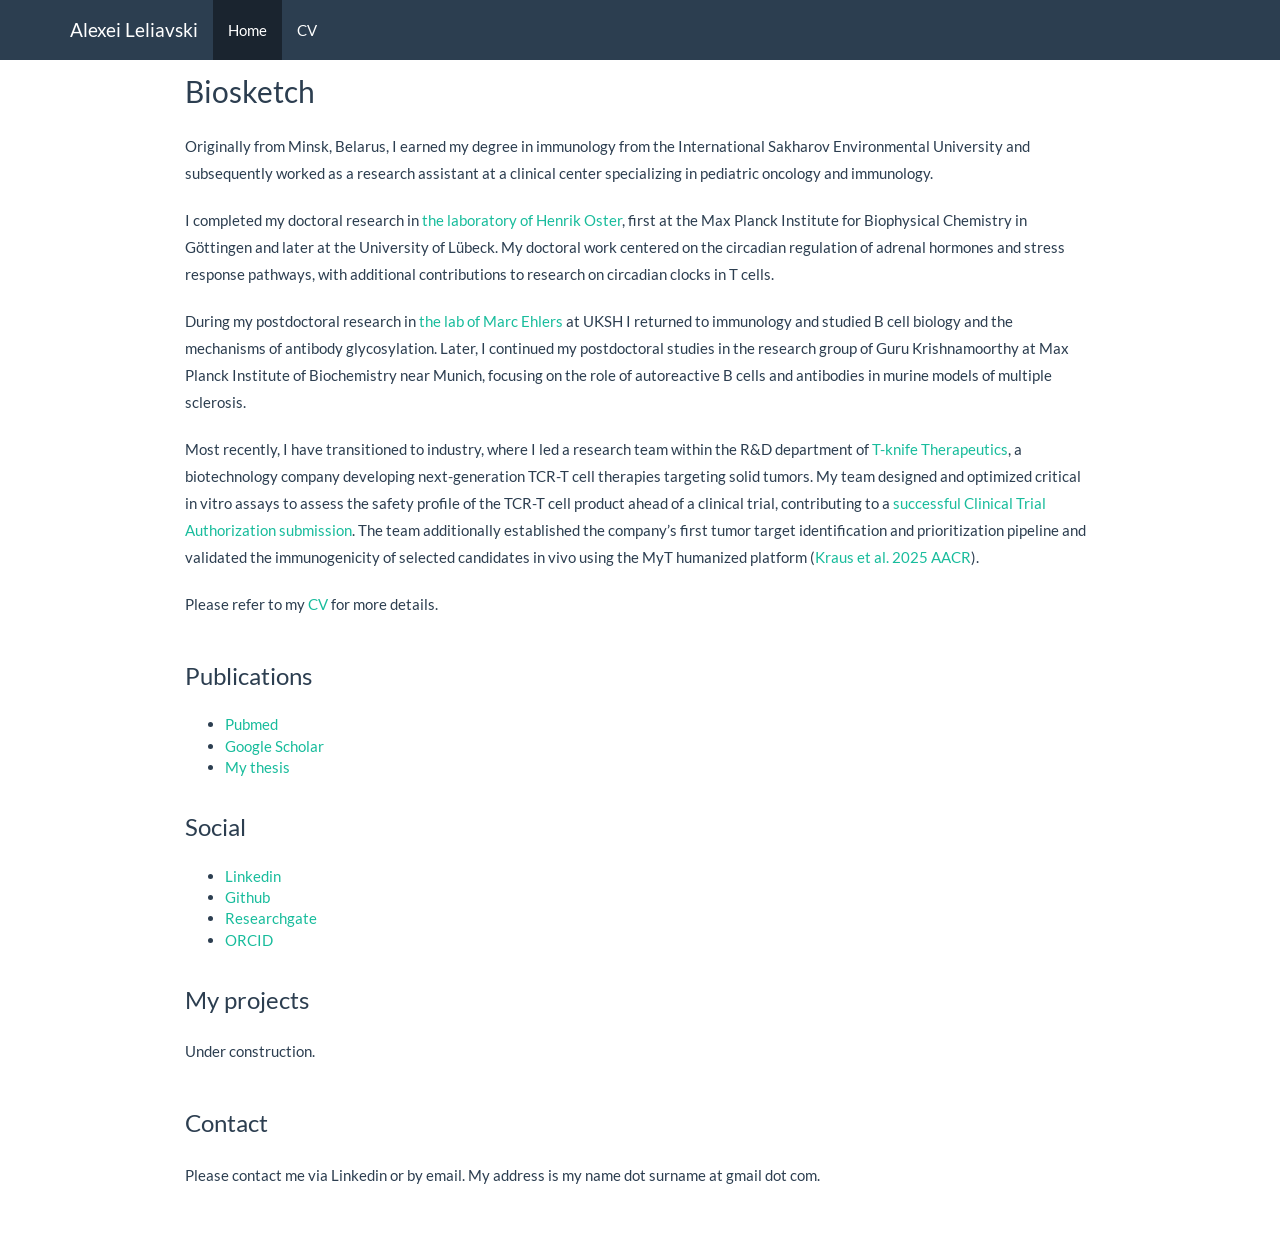
<file: index.html>
<!DOCTYPE html>

<html>

<head>

<meta charset="utf-8" />
<meta name="generator" content="pandoc" />
<meta http-equiv="X-UA-Compatible" content="IE=EDGE" />




<title>index.knit</title>

<script src="site_libs/header-attrs-2.31/header-attrs.js"></script>
<script src="site_libs/jquery-3.6.0/jquery-3.6.0.min.js"></script>
<meta name="viewport" content="width=device-width, initial-scale=1" />
<link href="site_libs/bootstrap-3.3.5/css/flatly.min.css" rel="stylesheet" />
<script src="site_libs/bootstrap-3.3.5/js/bootstrap.min.js"></script>
<script src="site_libs/bootstrap-3.3.5/shim/html5shiv.min.js"></script>
<script src="site_libs/bootstrap-3.3.5/shim/respond.min.js"></script>
<style>h1 {font-size: 34px;}
       h1.title {font-size: 38px;}
       h2 {font-size: 30px;}
       h3 {font-size: 24px;}
       h4 {font-size: 18px;}
       h5 {font-size: 16px;}
       h6 {font-size: 12px;}
       code {color: inherit; background-color: rgba(0, 0, 0, 0.04);}
       pre:not([class]) { background-color: white }</style>
<script src="site_libs/navigation-1.1/tabsets.js"></script>
<link href="site_libs/highlightjs-9.12.0/textmate.css" rel="stylesheet" />
<script src="site_libs/highlightjs-9.12.0/highlight.js"></script>

<style type="text/css">
  code{white-space: pre-wrap;}
  span.smallcaps{font-variant: small-caps;}
  span.underline{text-decoration: underline;}
  div.column{display: inline-block; vertical-align: top; width: 50%;}
  div.hanging-indent{margin-left: 1.5em; text-indent: -1.5em;}
  ul.task-list{list-style: none;}
    </style>

<style type="text/css">code{white-space: pre;}</style>
<script type="text/javascript">
if (window.hljs) {
  hljs.configure({languages: []});
  hljs.initHighlightingOnLoad();
  if (document.readyState && document.readyState === "complete") {
    window.setTimeout(function() { hljs.initHighlighting(); }, 0);
  }
}
</script>






<link rel="stylesheet" href="style.css" type="text/css" />



<style type = "text/css">
.main-container {
  max-width: 940px;
  margin-left: auto;
  margin-right: auto;
}
img {
  max-width:100%;
}
.tabbed-pane {
  padding-top: 12px;
}
.html-widget {
  margin-bottom: 20px;
}
button.code-folding-btn:focus {
  outline: none;
}
summary {
  display: list-item;
}
details > summary > p:only-child {
  display: inline;
}
pre code {
  padding: 0;
}
</style>


<style type="text/css">
.dropdown-submenu {
  position: relative;
}
.dropdown-submenu>.dropdown-menu {
  top: 0;
  left: 100%;
  margin-top: -6px;
  margin-left: -1px;
  border-radius: 0 6px 6px 6px;
}
.dropdown-submenu:hover>.dropdown-menu {
  display: block;
}
.dropdown-submenu>a:after {
  display: block;
  content: " ";
  float: right;
  width: 0;
  height: 0;
  border-color: transparent;
  border-style: solid;
  border-width: 5px 0 5px 5px;
  border-left-color: #cccccc;
  margin-top: 5px;
  margin-right: -10px;
}
.dropdown-submenu:hover>a:after {
  border-left-color: #adb5bd;
}
.dropdown-submenu.pull-left {
  float: none;
}
.dropdown-submenu.pull-left>.dropdown-menu {
  left: -100%;
  margin-left: 10px;
  border-radius: 6px 0 6px 6px;
}
</style>

<script type="text/javascript">
// manage active state of menu based on current page
$(document).ready(function () {
  // active menu anchor
  href = window.location.pathname
  href = href.substr(href.lastIndexOf('/') + 1)
  if (href === "")
    href = "index.html";
  var menuAnchor = $('a[href="' + href + '"]');

  // mark the anchor link active (and if it's in a dropdown, also mark that active)
  var dropdown = menuAnchor.closest('li.dropdown');
  if (window.bootstrap) { // Bootstrap 4+
    menuAnchor.addClass('active');
    dropdown.find('> .dropdown-toggle').addClass('active');
  } else { // Bootstrap 3
    menuAnchor.parent().addClass('active');
    dropdown.addClass('active');
  }

  // Navbar adjustments
  var navHeight = $(".navbar").first().height() + 15;
  var style = document.createElement('style');
  var pt = "padding-top: " + navHeight + "px; ";
  var mt = "margin-top: -" + navHeight + "px; ";
  var css = "";
  // offset scroll position for anchor links (for fixed navbar)
  for (var i = 1; i <= 6; i++) {
    css += ".section h" + i + "{ " + pt + mt + "}\n";
  }
  style.innerHTML = "body {" + pt + "padding-bottom: 40px; }\n" + css;
  document.head.appendChild(style);
});
</script>

<!-- tabsets -->

<style type="text/css">
.tabset-dropdown > .nav-tabs {
  display: inline-table;
  max-height: 500px;
  min-height: 44px;
  overflow-y: auto;
  border: 1px solid #ddd;
  border-radius: 4px;
}

.tabset-dropdown > .nav-tabs > li.active:before, .tabset-dropdown > .nav-tabs.nav-tabs-open:before {
  content: "\e259";
  font-family: 'Glyphicons Halflings';
  display: inline-block;
  padding: 10px;
  border-right: 1px solid #ddd;
}

.tabset-dropdown > .nav-tabs.nav-tabs-open > li.active:before {
  content: "\e258";
  font-family: 'Glyphicons Halflings';
  border: none;
}

.tabset-dropdown > .nav-tabs > li.active {
  display: block;
}

.tabset-dropdown > .nav-tabs > li > a,
.tabset-dropdown > .nav-tabs > li > a:focus,
.tabset-dropdown > .nav-tabs > li > a:hover {
  border: none;
  display: inline-block;
  border-radius: 4px;
  background-color: transparent;
}

.tabset-dropdown > .nav-tabs.nav-tabs-open > li {
  display: block;
  float: none;
}

.tabset-dropdown > .nav-tabs > li {
  display: none;
}
</style>

<!-- code folding -->




</head>

<body>


<div class="container-fluid main-container">




<div class="navbar navbar-default  navbar-fixed-top" role="navigation">
  <div class="container">
    <div class="navbar-header">
      <button type="button" class="navbar-toggle collapsed" data-toggle="collapse" data-bs-toggle="collapse" data-target="#navbar" data-bs-target="#navbar">
        <span class="icon-bar"></span>
        <span class="icon-bar"></span>
        <span class="icon-bar"></span>
      </button>
      <a class="navbar-brand" href="index.html">Alexei Leliavski</a>
    </div>
    <div id="navbar" class="navbar-collapse collapse">
      <ul class="nav navbar-nav">
        <li>
  <a href="index.html">Home</a>
</li>
<li>
  <a href="cv.html">CV</a>
</li>
      </ul>
      <ul class="nav navbar-nav navbar-right">
        
      </ul>
    </div><!--/.nav-collapse -->
  </div><!--/.container -->
</div><!--/.navbar -->

<div id="header">




</div>


<div id="biosketch" class="section level2">
<h2>Biosketch</h2>
<p>Originally from Minsk, Belarus, I earned my degree in immunology from
the International Sakharov Environmental University and subsequently
worked as a research assistant at a clinical center specializing in
pediatric oncology and immunology.</p>
<p>I completed my doctoral research in <a
href="https://www.neurobio.uni-luebeck.de/en/chronobiology">the
laboratory of Henrik Oster</a>, first at the Max Planck Institute for
Biophysical Chemistry in Göttingen and later at the University of
Lübeck. My doctoral work centered on the circadian regulation of adrenal
hormones and stress response pathways, with additional contributions to
research on circadian clocks in T cells.</p>
<p>During my postdoctoral research in <a
href="https://www.uksh.de/Ernaehrungsmedizin_Luebeck/Wissenschaft/AG+Immunologie+und+Glykoanalytik.html">the
lab of Marc Ehlers</a> at UKSH I returned to immunology and studied B
cell biology and the mechanisms of antibody glycosylation. Later, I
continued my postdoctoral studies in the research group of Guru
Krishnamoorthy at Max Planck Institute of Biochemistry near Munich,
focusing on the role of autoreactive B cells and antibodies in murine
models of multiple sclerosis.</p>
<p>Most recently, I have transitioned to industry, where I led a
research team within the R&amp;D department of <a
href="https://www.t-knife.com/about/">T-knife Therapeutics</a>, a
biotechnology company developing next-generation TCR-T cell therapies
targeting solid tumors. My team designed and optimized critical in vitro
assays to assess the safety profile of the TCR-T cell product ahead of a
clinical trial, contributing to a <a
href="https://www.t-knife.com/news/press-releases/03-03-26/">successful
Clinical Trial Authorization submission</a>. The team additionally
established the company’s first tumor target identification and
prioritization pipeline and validated the immunogenicity of selected
candidates in vivo using the MyT humanized platform (<a
href="docs/Kraus_2025_ESGCT_poster.pdf">Kraus et al. 2025 AACR</a>).</p>
<p>Please refer to my <a href="cv.html">CV</a> for more details.</p>
</div>
<div id="section" class="section level1">
<h1></h1>
<div id="publications" class="section level3">
<h3>Publications</h3>
<ul>
<li><a
href="https://www.ncbi.nlm.nih.gov/pubmed?term=Leliavski%20A%5BAuthor%5D">Pubmed</a></li>
<li><a
href="https://scholar.google.de/citations?user=7vIaRk0AAAAJ&amp;hl=en&amp;oi=ao">Google
Scholar</a></li>
<li><a href="docs/Leliavski_2013_thesis.pdf">My thesis</a></li>
</ul>
</div>
</div>
<div id="section-1" class="section level1">
<h1></h1>
<div id="social" class="section level3">
<h3>Social</h3>
<ul>
<li><a
href="https://www.linkedin.com/in/alexei-leliavski/">Linkedin</a></li>
<li><a href="https://github.com/leliavski/">Github</a></li>
<li><a
href="https://www.researchgate.net/profile/Alexei_Leliavski">Researchgate</a></li>
<li><a href="https://orcid.org/0000-0003-0279-9226">ORCID</a></li>
</ul>
</div>
</div>
<div id="section-2" class="section level1">
<h1></h1>
<div id="my-projects" class="section level3">
<h3>My projects</h3>
<p>Under construction.</p>
</div>
</div>
<div id="section-3" class="section level1">
<h1></h1>
<div id="contact" class="section level3">
<h3>Contact</h3>
<p>Please contact me via Linkedin or by email. My address is my name dot
surname at gmail dot com.</p>
</div>
</div>




</div>

<script>

// add bootstrap table styles to pandoc tables
function bootstrapStylePandocTables() {
  $('tr.odd').parent('tbody').parent('table').addClass('table table-condensed');
}
$(document).ready(function () {
  bootstrapStylePandocTables();
});


</script>

<!-- tabsets -->

<script>
$(document).ready(function () {
  window.buildTabsets("TOC");
});

$(document).ready(function () {
  $('.tabset-dropdown > .nav-tabs > li').click(function () {
    $(this).parent().toggleClass('nav-tabs-open');
  });
});
</script>

<!-- code folding -->


<!-- dynamically load mathjax for compatibility with self-contained -->
<script>
  (function () {
    var script = document.createElement("script");
    script.type = "text/javascript";
    script.src  = "https://mathjax.rstudio.com/latest/MathJax.js?config=TeX-AMS-MML_HTMLorMML";
    document.getElementsByTagName("head")[0].appendChild(script);
  })();
</script>

</body>
</html>
</file>
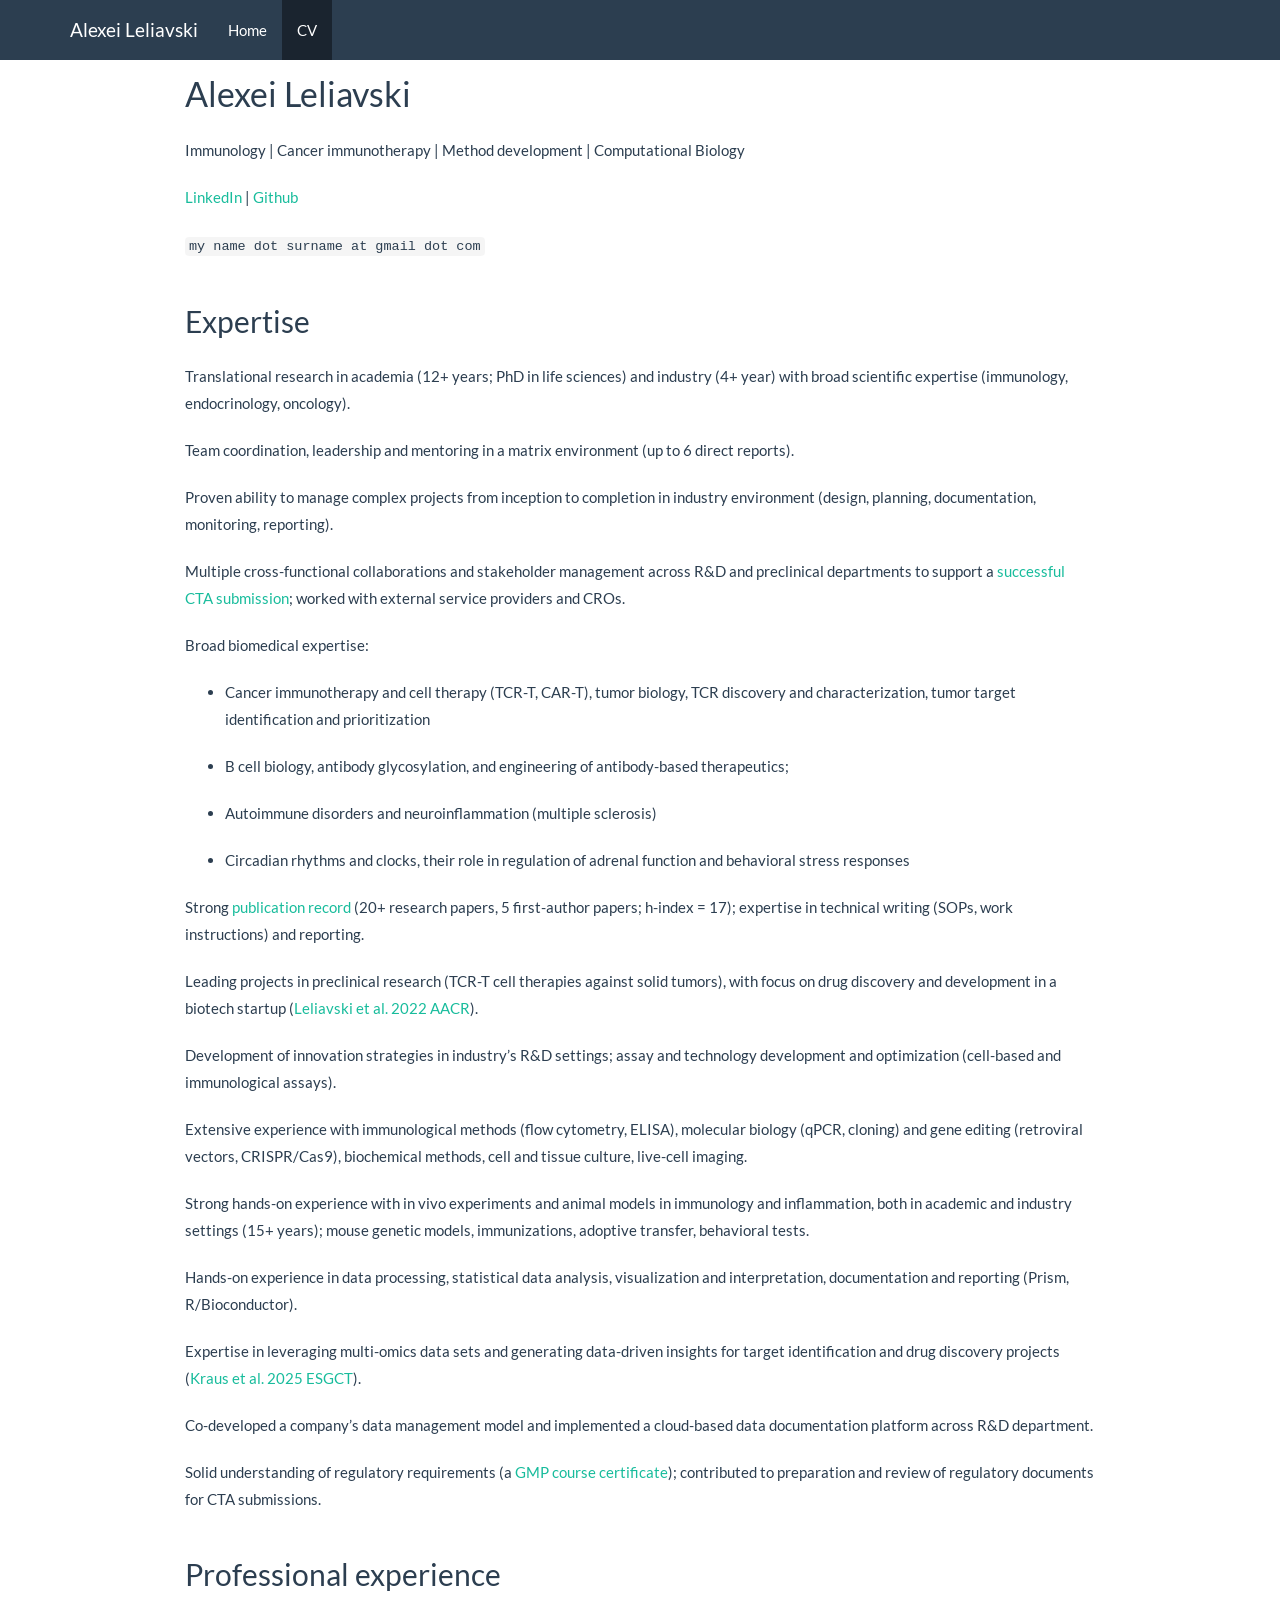
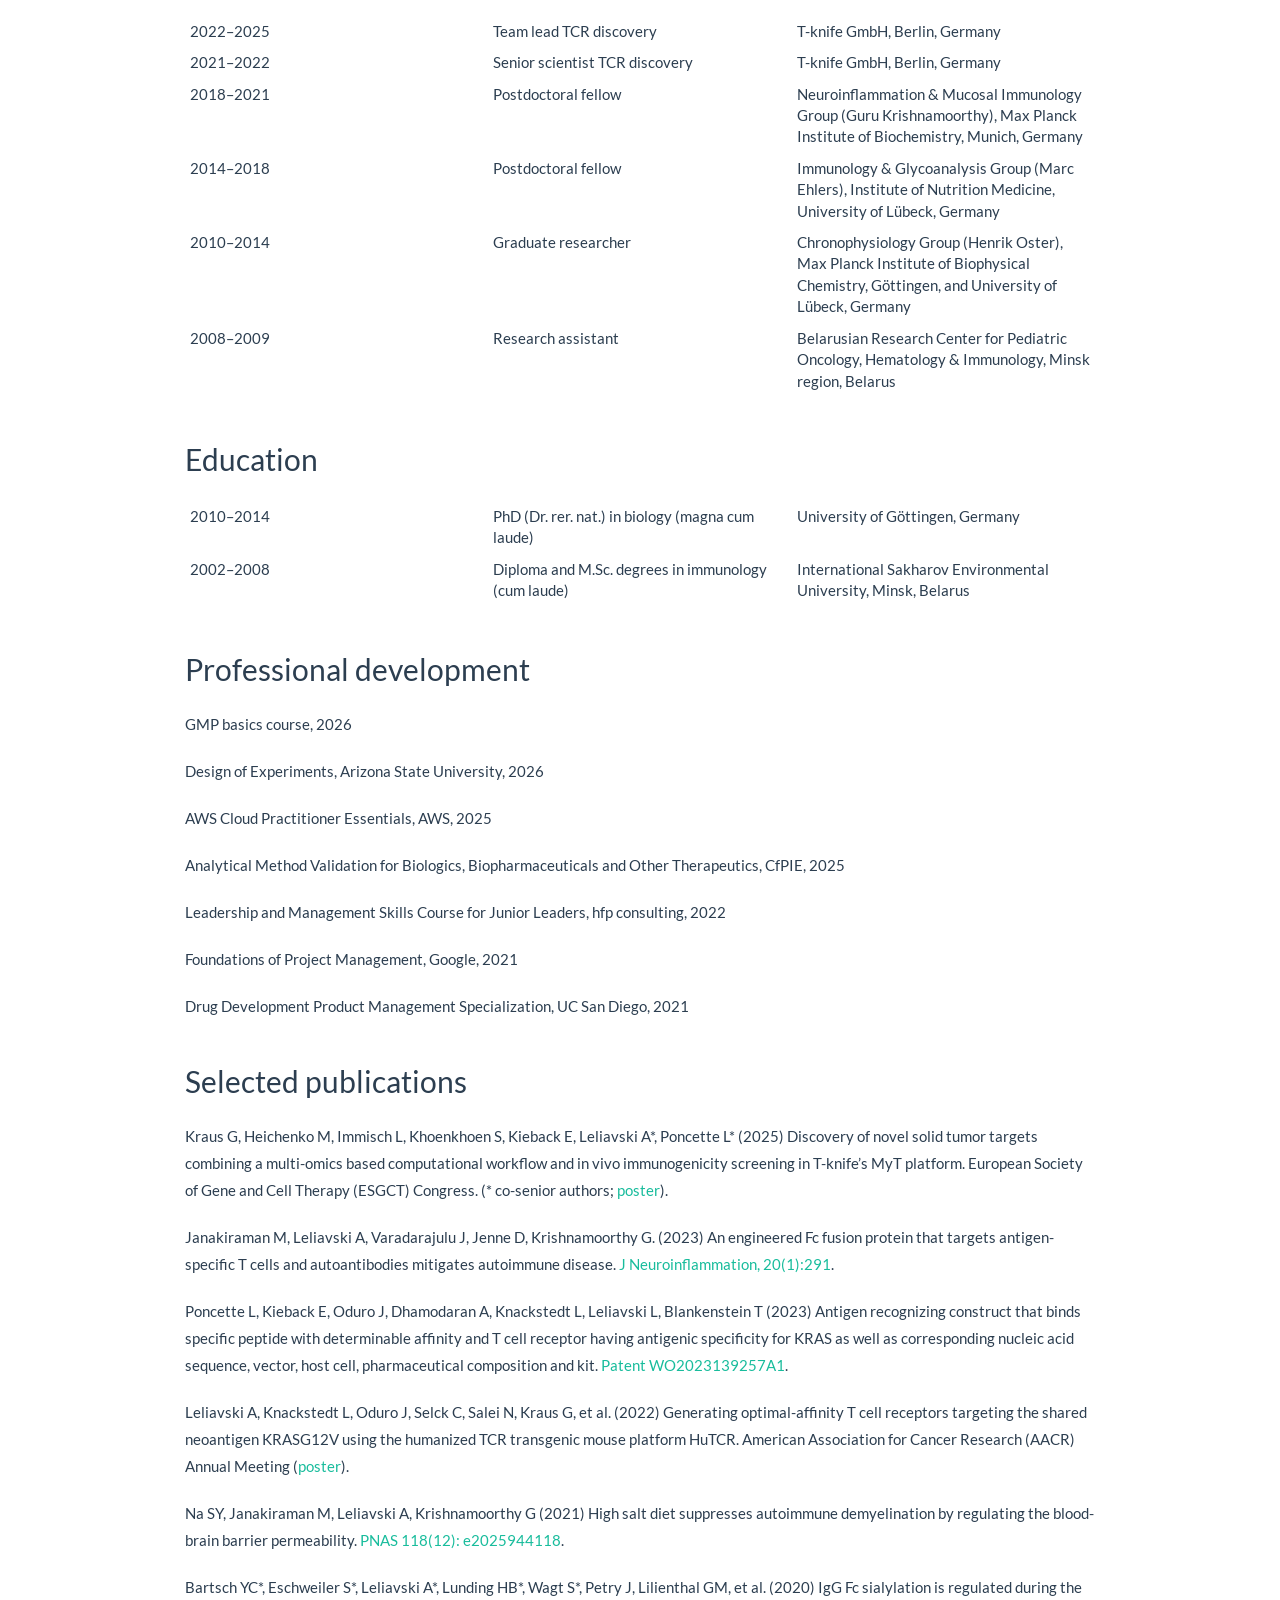
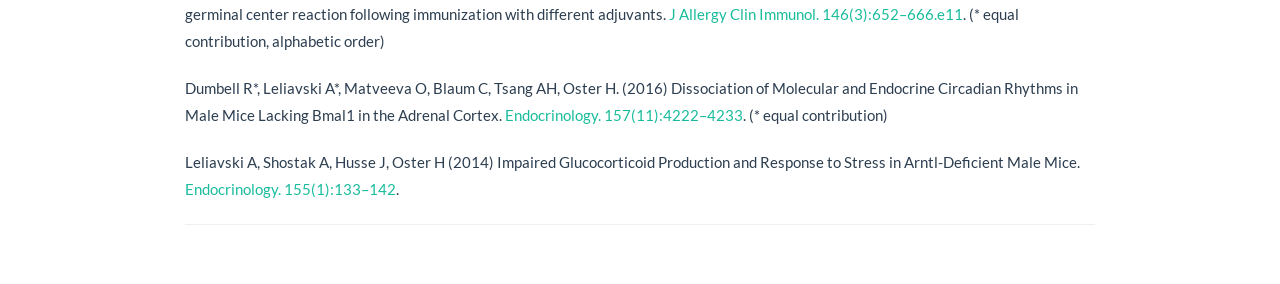
<file: cv.html>
<!DOCTYPE html>

<html>

<head>

<meta charset="utf-8" />
<meta name="generator" content="pandoc" />
<meta http-equiv="X-UA-Compatible" content="IE=EDGE" />




<title>cv.knit</title>

<script src="site_libs/header-attrs-2.31/header-attrs.js"></script>
<script src="site_libs/jquery-3.6.0/jquery-3.6.0.min.js"></script>
<meta name="viewport" content="width=device-width, initial-scale=1" />
<link href="site_libs/bootstrap-3.3.5/css/flatly.min.css" rel="stylesheet" />
<script src="site_libs/bootstrap-3.3.5/js/bootstrap.min.js"></script>
<script src="site_libs/bootstrap-3.3.5/shim/html5shiv.min.js"></script>
<script src="site_libs/bootstrap-3.3.5/shim/respond.min.js"></script>
<style>h1 {font-size: 34px;}
       h1.title {font-size: 38px;}
       h2 {font-size: 30px;}
       h3 {font-size: 24px;}
       h4 {font-size: 18px;}
       h5 {font-size: 16px;}
       h6 {font-size: 12px;}
       code {color: inherit; background-color: rgba(0, 0, 0, 0.04);}
       pre:not([class]) { background-color: white }</style>
<script src="site_libs/navigation-1.1/tabsets.js"></script>
<link href="site_libs/highlightjs-9.12.0/textmate.css" rel="stylesheet" />
<script src="site_libs/highlightjs-9.12.0/highlight.js"></script>

<style type="text/css">
  code{white-space: pre-wrap;}
  span.smallcaps{font-variant: small-caps;}
  span.underline{text-decoration: underline;}
  div.column{display: inline-block; vertical-align: top; width: 50%;}
  div.hanging-indent{margin-left: 1.5em; text-indent: -1.5em;}
  ul.task-list{list-style: none;}
    </style>

<style type="text/css">code{white-space: pre;}</style>
<script type="text/javascript">
if (window.hljs) {
  hljs.configure({languages: []});
  hljs.initHighlightingOnLoad();
  if (document.readyState && document.readyState === "complete") {
    window.setTimeout(function() { hljs.initHighlighting(); }, 0);
  }
}
</script>






<link rel="stylesheet" href="style.css" type="text/css" />



<style type = "text/css">
.main-container {
  max-width: 940px;
  margin-left: auto;
  margin-right: auto;
}
img {
  max-width:100%;
}
.tabbed-pane {
  padding-top: 12px;
}
.html-widget {
  margin-bottom: 20px;
}
button.code-folding-btn:focus {
  outline: none;
}
summary {
  display: list-item;
}
details > summary > p:only-child {
  display: inline;
}
pre code {
  padding: 0;
}
</style>


<style type="text/css">
.dropdown-submenu {
  position: relative;
}
.dropdown-submenu>.dropdown-menu {
  top: 0;
  left: 100%;
  margin-top: -6px;
  margin-left: -1px;
  border-radius: 0 6px 6px 6px;
}
.dropdown-submenu:hover>.dropdown-menu {
  display: block;
}
.dropdown-submenu>a:after {
  display: block;
  content: " ";
  float: right;
  width: 0;
  height: 0;
  border-color: transparent;
  border-style: solid;
  border-width: 5px 0 5px 5px;
  border-left-color: #cccccc;
  margin-top: 5px;
  margin-right: -10px;
}
.dropdown-submenu:hover>a:after {
  border-left-color: #adb5bd;
}
.dropdown-submenu.pull-left {
  float: none;
}
.dropdown-submenu.pull-left>.dropdown-menu {
  left: -100%;
  margin-left: 10px;
  border-radius: 6px 0 6px 6px;
}
</style>

<script type="text/javascript">
// manage active state of menu based on current page
$(document).ready(function () {
  // active menu anchor
  href = window.location.pathname
  href = href.substr(href.lastIndexOf('/') + 1)
  if (href === "")
    href = "index.html";
  var menuAnchor = $('a[href="' + href + '"]');

  // mark the anchor link active (and if it's in a dropdown, also mark that active)
  var dropdown = menuAnchor.closest('li.dropdown');
  if (window.bootstrap) { // Bootstrap 4+
    menuAnchor.addClass('active');
    dropdown.find('> .dropdown-toggle').addClass('active');
  } else { // Bootstrap 3
    menuAnchor.parent().addClass('active');
    dropdown.addClass('active');
  }

  // Navbar adjustments
  var navHeight = $(".navbar").first().height() + 15;
  var style = document.createElement('style');
  var pt = "padding-top: " + navHeight + "px; ";
  var mt = "margin-top: -" + navHeight + "px; ";
  var css = "";
  // offset scroll position for anchor links (for fixed navbar)
  for (var i = 1; i <= 6; i++) {
    css += ".section h" + i + "{ " + pt + mt + "}\n";
  }
  style.innerHTML = "body {" + pt + "padding-bottom: 40px; }\n" + css;
  document.head.appendChild(style);
});
</script>

<!-- tabsets -->

<style type="text/css">
.tabset-dropdown > .nav-tabs {
  display: inline-table;
  max-height: 500px;
  min-height: 44px;
  overflow-y: auto;
  border: 1px solid #ddd;
  border-radius: 4px;
}

.tabset-dropdown > .nav-tabs > li.active:before, .tabset-dropdown > .nav-tabs.nav-tabs-open:before {
  content: "\e259";
  font-family: 'Glyphicons Halflings';
  display: inline-block;
  padding: 10px;
  border-right: 1px solid #ddd;
}

.tabset-dropdown > .nav-tabs.nav-tabs-open > li.active:before {
  content: "\e258";
  font-family: 'Glyphicons Halflings';
  border: none;
}

.tabset-dropdown > .nav-tabs > li.active {
  display: block;
}

.tabset-dropdown > .nav-tabs > li > a,
.tabset-dropdown > .nav-tabs > li > a:focus,
.tabset-dropdown > .nav-tabs > li > a:hover {
  border: none;
  display: inline-block;
  border-radius: 4px;
  background-color: transparent;
}

.tabset-dropdown > .nav-tabs.nav-tabs-open > li {
  display: block;
  float: none;
}

.tabset-dropdown > .nav-tabs > li {
  display: none;
}
</style>

<!-- code folding -->




</head>

<body>


<div class="container-fluid main-container">




<div class="navbar navbar-default  navbar-fixed-top" role="navigation">
  <div class="container">
    <div class="navbar-header">
      <button type="button" class="navbar-toggle collapsed" data-toggle="collapse" data-bs-toggle="collapse" data-target="#navbar" data-bs-target="#navbar">
        <span class="icon-bar"></span>
        <span class="icon-bar"></span>
        <span class="icon-bar"></span>
      </button>
      <a class="navbar-brand" href="index.html">Alexei Leliavski</a>
    </div>
    <div id="navbar" class="navbar-collapse collapse">
      <ul class="nav navbar-nav">
        <li>
  <a href="index.html">Home</a>
</li>
<li>
  <a href="cv.html">CV</a>
</li>
      </ul>
      <ul class="nav navbar-nav navbar-right">
        
      </ul>
    </div><!--/.nav-collapse -->
  </div><!--/.container -->
</div><!--/.navbar -->

<div id="header">




</div>


<div id="alexei-leliavski" class="section level1">
<h1>Alexei Leliavski</h1>
<p>Immunology | Cancer immunotherapy | Method development |
Computational Biology</p>
<div id="webaddress">
<p><a href="https://www.linkedin.com/in/alexei-leliavski/">LinkedIn</a>
| <a href="https://github.com/leliavski/">Github</a></p>
</div>
<p><code>my name dot surname at gmail dot com</code></p>
</div>
<div id="section" class="section level1">
<h1></h1>
<div id="expertise" class="section level2">
<h2>Expertise</h2>
<p>Translational research in academia (12+ years; PhD in life sciences)
and industry (4+ year) with broad scientific expertise (immunology,
endocrinology, oncology).</p>
<p>Team coordination, leadership and mentoring in a matrix environment
(up to 6 direct reports).</p>
<p>Proven ability to manage complex projects from inception to
completion in industry environment (design, planning, documentation,
monitoring, reporting).</p>
<p>Multiple cross-functional collaborations and stakeholder management
across R&amp;D and preclinical departments to support a <a
href="https://www.t-knife.com/news/press-releases/03-03-26/">successful
CTA submission</a>; worked with external service providers and CROs.</p>
<p>Broad biomedical expertise:</p>
<ul>
<li><p>Cancer immunotherapy and cell therapy (TCR-T, CAR-T), tumor
biology, TCR discovery and characterization, tumor target identification
and prioritization</p></li>
<li><p>B cell biology, antibody glycosylation, and engineering of
antibody-based therapeutics;</p></li>
<li><p>Autoimmune disorders and neuroinflammation (multiple
sclerosis)</p></li>
<li><p>Circadian rhythms and clocks, their role in regulation of adrenal
function and behavioral stress responses</p></li>
</ul>
<p>Strong <a
href="https://scholar.google.de/citations?user=7vIaRk0AAAAJ&amp;hl=en&amp;oi=ao">publication
record</a> (20+ research papers, 5 first-author papers; h-index = 17);
expertise in technical writing (SOPs, work instructions) and
reporting.</p>
<p>Leading projects in preclinical research (TCR-T cell therapies
against solid tumors), with focus on drug discovery and development in a
biotech startup (<a href="docs/Leliavski_2022_AACR_poster.pdf">Leliavski
et al. 2022 AACR</a>).</p>
<p>Development of innovation strategies in industry’s R&amp;D settings;
assay and technology development and optimization (cell-based and
immunological assays).</p>
<p>Extensive experience with immunological methods (flow cytometry,
ELISA), molecular biology (qPCR, cloning) and gene editing (retroviral
vectors, CRISPR/Cas9), biochemical methods, cell and tissue culture,
live-cell imaging.</p>
<p>Strong hands-on experience with in vivo experiments and animal models
in immunology and inflammation, both in academic and industry settings
(15+ years); mouse genetic models, immunizations, adoptive transfer,
behavioral tests.</p>
<p>Hands-on experience in data processing, statistical data analysis,
visualization and interpretation, documentation and reporting (Prism,
R/Bioconductor).</p>
<p>Expertise in leveraging multi-omics data sets and generating
data-driven insights for target identification and drug discovery
projects (<a href="docs/Kraus_2025_ESGCT_poster.pdf">Kraus et al. 2025
ESGCT</a>).</p>
<p>Co-developed a company’s data management model and implemented a
cloud-based data documentation platform across R&amp;D department.</p>
<p>Solid understanding of regulatory requirements (a <a
href="https://gmp-kurs.de/de/zertifikat-verifizieren/?code=6NDMND9FTP">GMP
course certificate</a>); contributed to preparation and review of
regulatory documents for CTA submissions.</p>
</div>
</div>
<div id="section-1" class="section level1">
<h1></h1>
<div id="professional-experience" class="section level2">
<h2>Professional experience</h2>
<table>
<colgroup>
<col width="33%" />
<col width="33%" />
<col width="33%" />
</colgroup>
<tbody>
<tr class="odd">
<td>2022–2025</td>
<td>Team lead TCR discovery</td>
<td>T-knife GmbH, Berlin, Germany</td>
</tr>
<tr class="even">
<td>2021–2022</td>
<td>Senior scientist TCR discovery</td>
<td>T-knife GmbH, Berlin, Germany</td>
</tr>
<tr class="odd">
<td>2018–2021</td>
<td>Postdoctoral fellow</td>
<td>Neuroinflammation &amp; Mucosal Immunology Group (Guru
Krishnamoorthy), Max Planck Institute of Biochemistry, Munich,
Germany</td>
</tr>
<tr class="even">
<td>2014–2018</td>
<td>Postdoctoral fellow</td>
<td>Immunology &amp; Glycoanalysis Group (Marc Ehlers), Institute of
Nutrition Medicine, University of Lübeck, Germany</td>
</tr>
<tr class="odd">
<td>2010–2014</td>
<td>Graduate researcher</td>
<td>Chronophysiology Group (Henrik Oster), Max Planck Institute of
Biophysical Chemistry, Göttingen, and University of Lübeck, Germany</td>
</tr>
<tr class="even">
<td>2008–2009</td>
<td>Research assistant</td>
<td>Belarusian Research Center for Pediatric Oncology, Hematology &amp;
Immunology, Minsk region, Belarus</td>
</tr>
</tbody>
</table>
</div>
</div>
<div id="section-2" class="section level1">
<h1></h1>
<div id="education" class="section level2">
<h2>Education</h2>
<table>
<colgroup>
<col width="33%" />
<col width="33%" />
<col width="33%" />
</colgroup>
<tbody>
<tr class="odd">
<td>2010–2014</td>
<td>PhD (Dr. rer. nat.) in biology (magna cum laude)</td>
<td>University of Göttingen, Germany</td>
</tr>
<tr class="even">
<td>2002–2008</td>
<td>Diploma and M.Sc. degrees in immunology (cum laude)</td>
<td>International Sakharov Environmental University, Minsk, Belarus</td>
</tr>
</tbody>
</table>
</div>
</div>
<div id="section-3" class="section level1">
<h1></h1>
<div id="professional-development" class="section level2">
<h2>Professional development</h2>
<p>GMP basics course, 2026</p>
<p>Design of Experiments, Arizona State University, 2026</p>
<p>AWS Cloud Practitioner Essentials, AWS, 2025</p>
<p>Analytical Method Validation for Biologics, Biopharmaceuticals and
Other Therapeutics, CfPIE, 2025</p>
<p>Leadership and Management Skills Course for Junior Leaders, hfp
consulting, 2022</p>
<p>Foundations of Project Management, Google, 2021</p>
<p>Drug Development Product Management Specialization, UC San Diego,
2021</p>
</div>
</div>
<div id="section-4" class="section level1">
<h1></h1>
<div id="selected-publications" class="section level2">
<h2>Selected publications</h2>
<p>Kraus G, Heichenko M, Immisch L, Khoenkhoen S, Kieback E, Leliavski
A*, Poncette L* (2025) Discovery of novel solid tumor targets combining
a multi-omics based computational workflow and in vivo immunogenicity
screening in T-knife’s MyT platform. European Society of Gene and Cell
Therapy (ESGCT) Congress. (* co-senior authors; <a
href="https://www.t-knife.com/file.cfm/44/docs/t-knife_esgct_2025_poster_vf.pdf">poster</a>).</p>
<p>Janakiraman M, Leliavski A, Varadarajulu J, Jenne D, Krishnamoorthy
G. (2023) An engineered Fc fusion protein that targets antigen-specific
T cells and autoantibodies mitigates autoimmune disease. <a
href="https://jneuroinflammation.biomedcentral.com/articles/10.1186/s12974-023-02974-9">J
Neuroinflammation, 20(1):291</a>.</p>
<p>Poncette L, Kieback E, Oduro J, Dhamodaran A, Knackstedt L, Leliavski
L, Blankenstein T (2023) Antigen recognizing construct that binds
specific peptide with determinable affinity and T cell receptor having
antigenic specificity for KRAS as well as corresponding nucleic acid
sequence, vector, host cell, pharmaceutical composition and kit. <a
href="https://patents.google.com/patent/WO2023139257A1/fr">Patent
WO2023139257A1</a>.</p>
<p>Leliavski A, Knackstedt L, Oduro J, Selck C, Salei N, Kraus G, et
al. (2022) Generating optimal-affinity T cell receptors targeting the
shared neoantigen KRASG12V using the humanized TCR transgenic mouse
platform HuTCR. American Association for Cancer Research (AACR) Annual
Meeting (<a
href="https://www.t-knife.com/file.cfm/47/docs/t-knife_aacr2022_poster_3052.pdf">poster</a>).</p>
<p>Na SY, Janakiraman M, Leliavski A, Krishnamoorthy G (2021) High salt
diet suppresses autoimmune demyelination by regulating the blood-brain
barrier permeability. <a
href="https://www.pnas.org/doi/10.1073/pnas.2025944118">PNAS 118(12):
e2025944118</a>.</p>
<p>Bartsch YC*, Eschweiler S*, Leliavski A*, Lunding HB*, Wagt S*, Petry
J, Lilienthal GM, et al. (2020) IgG Fc sialylation is regulated during
the germinal center reaction following immunization with different
adjuvants. <a
href="https://linkinghub.elsevier.com/retrieve/pii/S0091-6749(20)30728-4">J
Allergy Clin Immunol. 146(3):652–666.e11</a>. (* equal contribution,
alphabetic order)</p>
<p>Dumbell R*, Leliavski A*, Matveeva O, Blaum C, Tsang AH, Oster H.
(2016) Dissociation of Molecular and Endocrine Circadian Rhythms in Male
Mice Lacking Bmal1 in the Adrenal Cortex. <a
href="https://academic.oup.com/endo/article/157/11/4222/2758373">Endocrinology.
157(11):4222–4233</a>. (* equal contribution)</p>
<p>Leliavski A, Shostak A, Husse J, Oster H (2014) Impaired
Glucocorticoid Production and Response to Stress in Arntl-Deficient Male
Mice. <a
href="https://academic.oup.com/endo/article-abstract/155/1/133/2422490">Endocrinology.
155(1):133–142</a>.</p>
<hr />
</div>
</div>




</div>

<script>

// add bootstrap table styles to pandoc tables
function bootstrapStylePandocTables() {
  $('tr.odd').parent('tbody').parent('table').addClass('table table-condensed');
}
$(document).ready(function () {
  bootstrapStylePandocTables();
});


</script>

<!-- tabsets -->

<script>
$(document).ready(function () {
  window.buildTabsets("TOC");
});

$(document).ready(function () {
  $('.tabset-dropdown > .nav-tabs > li').click(function () {
    $(this).parent().toggleClass('nav-tabs-open');
  });
});
</script>

<!-- code folding -->


<!-- dynamically load mathjax for compatibility with self-contained -->
<script>
  (function () {
    var script = document.createElement("script");
    script.type = "text/javascript";
    script.src  = "https://mathjax.rstudio.com/latest/MathJax.js?config=TeX-AMS-MML_HTMLorMML";
    document.getElementsByTagName("head")[0].appendChild(script);
  })();
</script>

</body>
</html>
</file>
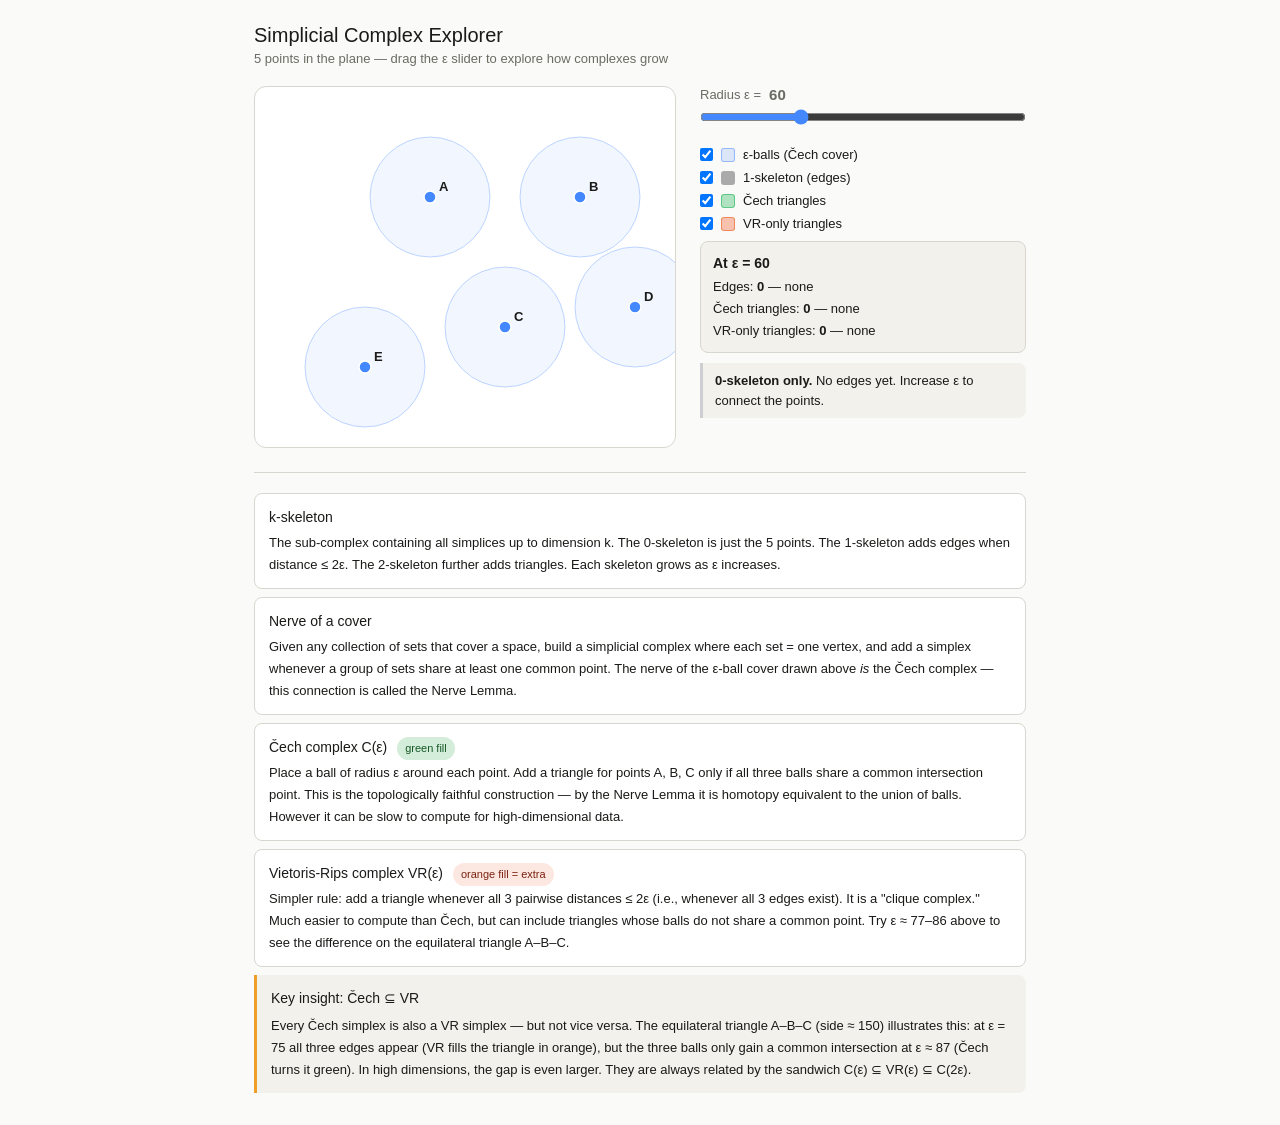
<file: pages/simplicial_complex_explorer_v2.html>
<!DOCTYPE html>
<html lang="en">
<head>
<meta charset="UTF-8">
<meta name="viewport" content="width=device-width, initial-scale=1.0">
<title>Simplicial Complex Explorer</title>
<style>
  /* ── Colour tokens ── */
  :root {
    --bg:          #fafaf8;
    --bg-surface:  #f3f1eb;
    --bg-card:     #ffffff;
    --text:        #1a1a18;
    --text-muted:  #6b6b64;
    --border:      #d8d6ce;
    --canvas-bg:   #ffffff;

    --tag-cech-bg: #d4edda; --tag-cech-fg: #155724;
    --tag-vr-bg:   #fde8e1; --tag-vr-fg:   #7b2211;
  }
  @media (prefers-color-scheme: dark) {
    :root {
      --bg:          #1a1a18;
      --bg-surface:  #242420;
      --bg-card:     #2c2c28;
      --text:        #e8e6de;
      --text-muted:  #9a9890;
      --border:      #38382e;
      --canvas-bg:   #1e1e1c;

      --tag-cech-bg: #155724; --tag-cech-fg: #d4edda;
      --tag-vr-bg:   #7b2211; --tag-vr-fg:   #fde8e1;
    }
  }

  /* ── Reset & base ── */
  *, *::before, *::after { box-sizing: border-box; margin: 0; padding: 0; }
  body {
    font-family: -apple-system, BlinkMacSystemFont, 'Segoe UI', sans-serif;
    background: var(--bg);
    color: var(--text);
    padding: 24px;
    max-width: 820px;
    margin: 0 auto;
  }

  /* ── Typography ── */
  h1 { font-size: 20px; font-weight: 500; margin-bottom: 4px; }
  .subtitle { font-size: 13px; color: var(--text-muted); margin-bottom: 20px; }
  strong { color: var(--text); }

  /* ── Layout ── */
  .wrap { display: flex; gap: 24px; align-items: flex-start; flex-wrap: wrap; margin-bottom: 24px; }
  .panel { flex: 1; min-width: 200px; }
  hr { border: none; border-top: 0.5px solid var(--border); margin: 20px 0; }

  /* ── Canvas ── */
  canvas {
    border: 0.5px solid var(--border);
    border-radius: 12px;
    display: block;
    background: var(--canvas-bg);   /* explicit bg — never transparent on mobile */
  }

  /* ── Controls ── */
  .eps-row { display: flex; align-items: center; gap: 8px; margin-bottom: 2px; font-size: 13px; color: var(--text-muted); }
  input[type=range] { width: 100%; margin: 4px 0 14px; accent-color: #4488ff; }
  .row { display: flex; align-items: center; gap: 8px; margin: 8px 0; font-size: 13px; }
  .swatch { width: 14px; height: 14px; border-radius: 3px; flex-shrink: 0; }
  label { cursor: pointer; color: var(--text); }

  /* ── Info boxes ── */
  .stat-box {
    background: var(--bg-surface);
    border: 0.5px solid var(--border);
    border-radius: 8px;
    padding: 10px 12px;
    font-size: 13px;
    margin: 10px 0;
    line-height: 1.7;
    color: var(--text);
  }
  .alert {
    border-left: 3px solid #EF9F27;
    border-radius: 0 8px 8px 0;
    padding: 8px 12px;
    background: var(--bg-surface);
    font-size: 13px;
    margin: 10px 0;
    line-height: 1.5;
    color: var(--text);
  }

  /* ── Concept cards ── */
  .concept-card {
    background: var(--bg-card);
    border: 0.5px solid var(--border);
    border-radius: 8px;
    padding: 12px 14px;
    margin: 8px 0;
    font-size: 13px;
    line-height: 1.7;
    color: var(--text);
  }
  .concept-card strong { font-weight: 500; display: block; margin-bottom: 2px; font-size: 14px; }
  .key-card {
    border-left: 3px solid #EF9F27;
    border-radius: 0 8px 8px 0;
    padding: 12px 14px;
    background: var(--bg-surface);
    font-size: 13px;
    margin: 8px 0;
    line-height: 1.7;
    color: var(--text);
  }

  /* ── Tags ── */
  .tag {
    display: inline-block;
    font-size: 11px;
    padding: 2px 8px;
    border-radius: 99px;
    font-weight: 500;
    margin-left: 6px;
  }
  .tag-cech { background: var(--tag-cech-bg); color: var(--tag-cech-fg); }
  .tag-vr   { background: var(--tag-vr-bg);   color: var(--tag-vr-fg); }
</style>
</head>
<body>

<h1>Simplicial Complex Explorer</h1>
<p class="subtitle">5 points in the plane — drag the ε slider to explore how complexes grow</p>

<div class="wrap">
  <div>
    <canvas id="cv" width="420" height="360"></canvas>
  </div>
  <div class="panel">
    <div class="eps-row">
      Radius ε = <strong id="ev" style="font-size:15px;min-width:30px;color:inherit">60</strong>
    </div>
    <input type="range" id="sl" min="0" max="200" value="60" step="1">

    <div class="row">
      <input type="checkbox" id="cb1" checked>
      <div class="swatch" style="background:rgba(80,140,255,0.18);border:1px solid rgba(80,140,255,0.5)"></div>
      <label for="cb1">ε-balls (Čech cover)</label>
    </div>
    <div class="row">
      <input type="checkbox" id="cb2" checked>
      <div class="swatch" style="background:#aaa"></div>
      <label for="cb2">1-skeleton (edges)</label>
    </div>
    <div class="row">
      <input type="checkbox" id="cb3" checked>
      <div class="swatch" style="background:rgba(60,190,110,0.4);border:1px solid rgba(60,190,110,0.7)"></div>
      <label for="cb3">Čech triangles</label>
    </div>
    <div class="row">
      <input type="checkbox" id="cb4" checked>
      <div class="swatch" style="background:rgba(240,110,60,0.4);border:1px solid rgba(240,110,60,0.7)"></div>
      <label for="cb4">VR-only triangles</label>
    </div>

    <div id="statbox" class="stat-box"></div>
    <div id="alertbox" class="alert"></div>
  </div>
</div>

<hr>

<div class="concept-card">
  <strong>k-skeleton</strong>
  The sub-complex containing all simplices up to dimension k. The 0-skeleton is just the 5 points. The 1-skeleton adds edges when distance ≤ 2ε. The 2-skeleton further adds triangles. Each skeleton grows as ε increases.
</div>
<div class="concept-card">
  <strong>Nerve of a cover</strong>
  Given any collection of sets that cover a space, build a simplicial complex where each set = one vertex, and add a simplex whenever a group of sets share at least one common point. The nerve of the ε-ball cover drawn above <em>is</em> the Čech complex — this connection is called the Nerve Lemma.
</div>
<div class="concept-card">
  <strong>Čech complex C(ε) <span class="tag tag-cech">green fill</span></strong>
  Place a ball of radius ε around each point. Add a triangle for points A, B, C only if all three balls share a common intersection point. This is the topologically faithful construction — by the Nerve Lemma it is homotopy equivalent to the union of balls. However it can be slow to compute for high-dimensional data.
</div>
<div class="concept-card">
  <strong>Vietoris-Rips complex VR(ε) <span class="tag tag-vr">orange fill = extra</span></strong>
  Simpler rule: add a triangle whenever all 3 pairwise distances ≤ 2ε (i.e., whenever all 3 edges exist). It is a "clique complex." Much easier to compute than Čech, but can include triangles whose balls do not share a common point. Try ε ≈ 77–86 above to see the difference on the equilateral triangle A–B–C.
</div>
<div class="key-card">
  <strong style="display:block;margin-bottom:4px;font-weight:500;font-size:14px">Key insight: Čech ⊆ VR</strong>
  Every Čech simplex is also a VR simplex — but not vice versa. The equilateral triangle A–B–C (side ≈ 150) illustrates this: at ε = 75 all three edges appear (VR fills the triangle in orange), but the three balls only gain a common intersection at ε ≈ 87 (Čech turns it green). In high dimensions, the gap is even larger. They are always related by the sandwich C(ε) ⊆ VR(ε) ⊆ C(2ε).
</div>

<script>
const cv = document.getElementById('cv');
const ctx = cv.getContext('2d');

const pts = [
  {x:175, y:110, l:'A'},
  {x:325, y:110, l:'B'},
  {x:250, y:240, l:'C'},
  {x:380, y:220, l:'D'},
  {x:110, y:280, l:'E'}
];
const n = pts.length;

function dist(i, j) {
  const dx = pts[i].x - pts[j].x, dy = pts[i].y - pts[j].y;
  return Math.sqrt(dx * dx + dy * dy);
}

function mecr(i, j, k) {
  const a2 = dist(i,j)**2, b2 = dist(j,k)**2, c2 = dist(i,k)**2;
  const s = [a2, b2, c2].sort((x, y) => x - y);
  if (s[2] >= s[0] + s[1] - 0.01) return Math.sqrt(s[2]) / 2;
  const ab = Math.sqrt(a2), bc = Math.sqrt(b2), ca = Math.sqrt(c2);
  const area = Math.abs(
    (pts[j].x - pts[i].x) * (pts[k].y - pts[i].y) -
    (pts[k].x - pts[i].x) * (pts[j].y - pts[i].y)
  ) / 2;
  if (area < 0.01) return Infinity;
  return (ab * bc * ca) / (4 * area);
}

function draw() {
  const eps = +document.getElementById('sl').value;
  document.getElementById('ev').textContent = eps;
  const showBalls  = document.getElementById('cb1').checked;
  const showEdges  = document.getElementById('cb2').checked;
  const showCech   = document.getElementById('cb3').checked;
  const showVR     = document.getElementById('cb4').checked;

  const dark = window.matchMedia('(prefers-color-scheme: dark)').matches;
  ctx.clearRect(0, 0, cv.width, cv.height);

  const edges = [];
  for (let i = 0; i < n; i++)
    for (let j = i+1; j < n; j++)
      if (dist(i,j) <= 2*eps) edges.push([i, j]);

  const cechTri = [], vrOnlyTri = [];
  for (let i = 0; i < n; i++)
    for (let j = i+1; j < n; j++)
      for (let k = j+1; k < n; k++) {
        if (dist(i,j) > 2*eps || dist(j,k) > 2*eps || dist(i,k) > 2*eps) continue;
        if (mecr(i, j, k) <= eps + 0.5) cechTri.push([i, j, k]);
        else vrOnlyTri.push([i, j, k]);
      }

  if (showBalls) {
    pts.forEach(p => {
      ctx.beginPath(); ctx.arc(p.x, p.y, eps, 0, Math.PI * 2);
      ctx.fillStyle = 'rgba(80,140,255,0.07)'; ctx.fill();
      ctx.strokeStyle = 'rgba(80,140,255,0.35)'; ctx.lineWidth = 1; ctx.stroke();
    });
  }

  if (showCech) cechTri.forEach(([i, j, k]) => {
    ctx.beginPath();
    ctx.moveTo(pts[i].x, pts[i].y);
    ctx.lineTo(pts[j].x, pts[j].y);
    ctx.lineTo(pts[k].x, pts[k].y);
    ctx.closePath();
    ctx.fillStyle = 'rgba(60,190,110,0.35)'; ctx.fill();
    ctx.strokeStyle = 'rgba(60,190,110,0.7)'; ctx.lineWidth = 1; ctx.stroke();
  });

  if (showVR) vrOnlyTri.forEach(([i, j, k]) => {
    ctx.beginPath();
    ctx.moveTo(pts[i].x, pts[i].y);
    ctx.lineTo(pts[j].x, pts[j].y);
    ctx.lineTo(pts[k].x, pts[k].y);
    ctx.closePath();
    ctx.fillStyle = 'rgba(240,110,60,0.35)'; ctx.fill();
    ctx.strokeStyle = 'rgba(240,110,60,0.7)'; ctx.lineWidth = 1; ctx.stroke();
  });

  if (showEdges) edges.forEach(([i, j]) => {
    ctx.beginPath();
    ctx.moveTo(pts[i].x, pts[i].y);
    ctx.lineTo(pts[j].x, pts[j].y);
    ctx.strokeStyle = 'rgba(120,120,150,0.7)'; ctx.lineWidth = 1.5; ctx.stroke();
  });

  pts.forEach(p => {
    ctx.beginPath(); ctx.arc(p.x, p.y, 6, 0, Math.PI * 2);
    ctx.fillStyle = '#4488ff'; ctx.fill();
    ctx.strokeStyle = '#fff'; ctx.lineWidth = 1.5; ctx.stroke();
    ctx.fillStyle = dark ? '#e8e6de' : '#1a1a18';
    ctx.font = 'bold 13px -apple-system, BlinkMacSystemFont, sans-serif';
    ctx.fillText(p.l, p.x + 9, p.y - 6);
  });

  const edgeNames   = edges.map(([i,j]) => pts[i].l + pts[j].l).join(', ') || 'none';
  const cNames      = cechTri.map(([i,j,k]) => pts[i].l+pts[j].l+pts[k].l).join(', ') || 'none';
  const vNames      = vrOnlyTri.map(([i,j,k]) => pts[i].l+pts[j].l+pts[k].l).join(', ') || 'none';

  document.getElementById('statbox').innerHTML =
    `<strong style="font-size:14px">At ε = ${eps}</strong><br>
     Edges: <strong>${edges.length}</strong> — ${edgeNames}<br>
     Čech triangles: <strong>${cechTri.length}</strong> — ${cNames}<br>
     VR-only triangles: <strong>${vrOnlyTri.length}</strong> — ${vNames}`;

  const ab = document.getElementById('alertbox');
  if (vrOnlyTri.length > 0) {
    ab.style.borderColor = '#EF9F27';
    ab.innerHTML = `<strong>Čech ≠ VR right now!</strong> Triangle(s) ${vNames} — all pairwise edges exist, but the 3 balls lack a common intersection. This is the key difference.`;
  } else if (cechTri.length > 0) {
    ab.style.borderColor = 'rgba(60,190,110,0.8)';
    ab.innerHTML = `<strong>Čech = VR here.</strong> All triangles have balls with a common intersection. The two complexes agree at this radius.`;
  } else if (edges.length > 0) {
    ab.style.borderColor = 'rgba(120,120,150,0.5)';
    ab.innerHTML = `<strong>1-skeleton only.</strong> Edges exist but no triangle is complete yet. Try increasing ε to around 75–80.`;
  } else {
    ab.style.borderColor = 'rgba(120,120,150,0.3)';
    ab.innerHTML = `<strong>0-skeleton only.</strong> No edges yet. Increase ε to connect the points.`;
  }
}

document.getElementById('sl').addEventListener('input', draw);
['cb1','cb2','cb3','cb4'].forEach(id =>
  document.getElementById(id).addEventListener('change', draw)
);
draw();
</script>
</body>
</html>
</file>
<file: site_libs/highlightjs-9.12.0/textmate.css>
.hljs-literal {
  color: rgb(88, 72, 246);
}

.hljs-number {
  color: rgb(0, 0, 205);
}

.hljs-comment {
  color: rgb(76, 136, 107);
}

.hljs-keyword {
  color: rgb(0, 0, 255);
}

.hljs-string {
  color: rgb(3, 106, 7);
}
</file>
<file: style.css>
/* Add space above all headers (h1, h2, h3) */
h1, h2, h3, h4 {
  margin-top: 50px;
  margin-bottom: 25px;
}

/* Increase spacing between paragraphs */
p {
  margin-bottom: 20px;
  line-height: 1.8; /* This makes the lines of text less crowded */
}
</file>
<file: site_libs/bootstrap-3.3.5/css/flatly.min.css>
@font-face {
  font-family: 'Lato';
  font-style: normal;
  font-weight: 400;
  src: url(fonts/Lato.ttf) format('truetype');
}
@font-face {
  font-family: 'Lato';
  font-style: normal;
  font-weight: 700;
  src: url(fonts/LatoBold.ttf) format('truetype');
}
@font-face {
  font-family: 'Lato';
  font-style: italic;
  font-weight: 400;
  src: url(fonts/LatoItalic.ttf) format('truetype');
}

/*!
 * bootswatch v3.3.6
 * Homepage: http://bootswatch.com
 * Copyright 2012-2015 Thomas Park
 * Licensed under MIT
 * Based on Bootstrap
*//*!
 * Bootstrap v3.3.6 (http://getbootstrap.com)
 * Copyright 2011-2015 Twitter, Inc.
 * Licensed under MIT (https://github.com/twbs/bootstrap/blob/master/LICENSE)
 *//*! normalize.css v3.0.3 | MIT License | github.com/necolas/normalize.css */html{font-family:sans-serif;-ms-text-size-adjust:100%;-webkit-text-size-adjust:100%}body{margin:0}article,aside,details,figcaption,figure,footer,header,hgroup,main,menu,nav,section,summary{display:block}audio,canvas,progress,video{display:inline-block;vertical-align:baseline}audio:not([controls]){display:none;height:0}[hidden],template{display:none}a{background-color:transparent}a:active,a:hover{outline:0}abbr[title]{border-bottom:1px dotted}b,strong{font-weight:bold}dfn{font-style:italic}h1{font-size:2em;margin:0.67em 0}mark{background:#ff0;color:#000}small{font-size:80%}sub,sup{font-size:75%;line-height:0;position:relative;vertical-align:baseline}sup{top:-0.5em}sub{bottom:-0.25em}img{border:0}svg:not(:root){overflow:hidden}figure{margin:1em 40px}hr{-webkit-box-sizing:content-box;-moz-box-sizing:content-box;box-sizing:content-box;height:0}pre{overflow:auto}code,kbd,pre,samp{font-family:monospace, monospace;font-size:1em}button,input,optgroup,select,textarea{color:inherit;font:inherit;margin:0}button{overflow:visible}button,select{text-transform:none}button,html input[type="button"],input[type="reset"],input[type="submit"]{-webkit-appearance:button;cursor:pointer}button[disabled],html input[disabled]{cursor:default}button::-moz-focus-inner,input::-moz-focus-inner{border:0;padding:0}input{line-height:normal}input[type="checkbox"],input[type="radio"]{-webkit-box-sizing:border-box;-moz-box-sizing:border-box;box-sizing:border-box;padding:0}input[type="number"]::-webkit-inner-spin-button,input[type="number"]::-webkit-outer-spin-button{height:auto}input[type="search"]{-webkit-appearance:textfield;-webkit-box-sizing:content-box;-moz-box-sizing:content-box;box-sizing:content-box}input[type="search"]::-webkit-search-cancel-button,input[type="search"]::-webkit-search-decoration{-webkit-appearance:none}fieldset{border:1px solid #c0c0c0;margin:0 2px;padding:0.35em 0.625em 0.75em}legend{border:0;padding:0}textarea{overflow:auto}optgroup{font-weight:bold}table{border-collapse:collapse;border-spacing:0}td,th{padding:0}/*! Source: https://github.com/h5bp/html5-boilerplate/blob/master/src/css/main.css */@media print{*,*:before,*:after{background:transparent !important;color:#000 !important;-webkit-box-shadow:none !important;box-shadow:none !important;text-shadow:none !important}a,a:visited{text-decoration:underline}a[href]:after{content:" (" attr(href) ")"}abbr[title]:after{content:" (" attr(title) ")"}a[href^="#"]:after,a[href^="javascript:"]:after{content:""}pre,blockquote{border:1px solid #999;page-break-inside:avoid}thead{display:table-header-group}tr,img{page-break-inside:avoid}img{max-width:100% !important}p,h2,h3{orphans:3;widows:3}h2,h3{page-break-after:avoid}.navbar{display:none}.btn>.caret,.dropup>.btn>.caret{border-top-color:#000 !important}.label{border:1px solid #000}.table{border-collapse:collapse !important}.table td,.table th{background-color:#fff !important}.table-bordered th,.table-bordered td{border:1px solid #ddd !important}}@font-face{font-family:'Glyphicons Halflings';src:url('../fonts/glyphicons-halflings-regular.eot');src:url('../fonts/glyphicons-halflings-regular.eot?#iefix') format('embedded-opentype'),url('../fonts/glyphicons-halflings-regular.woff') format('woff'),url('../fonts/glyphicons-halflings-regular.ttf') format('truetype'),url('../fonts/glyphicons-halflings-regular.svg#glyphicons_halflingsregular') format('svg')}.glyphicon{position:relative;top:1px;display:inline-block;font-family:'Glyphicons Halflings';font-style:normal;font-weight:normal;line-height:1;-webkit-font-smoothing:antialiased;-moz-osx-font-smoothing:grayscale}.glyphicon-asterisk:before{content:"\002a"}.glyphicon-plus:before{content:"\002b"}.glyphicon-euro:before,.glyphicon-eur:before{content:"\20ac"}.glyphicon-minus:before{content:"\2212"}.glyphicon-cloud:before{content:"\2601"}.glyphicon-envelope:before{content:"\2709"}.glyphicon-pencil:before{content:"\270f"}.glyphicon-glass:before{content:"\e001"}.glyphicon-music:before{content:"\e002"}.glyphicon-search:before{content:"\e003"}.glyphicon-heart:before{content:"\e005"}.glyphicon-star:before{content:"\e006"}.glyphicon-star-empty:before{content:"\e007"}.glyphicon-user:before{content:"\e008"}.glyphicon-film:before{content:"\e009"}.glyphicon-th-large:before{content:"\e010"}.glyphicon-th:before{content:"\e011"}.glyphicon-th-list:before{content:"\e012"}.glyphicon-ok:before{content:"\e013"}.glyphicon-remove:before{content:"\e014"}.glyphicon-zoom-in:before{content:"\e015"}.glyphicon-zoom-out:before{content:"\e016"}.glyphicon-off:before{content:"\e017"}.glyphicon-signal:before{content:"\e018"}.glyphicon-cog:before{content:"\e019"}.glyphicon-trash:before{content:"\e020"}.glyphicon-home:before{content:"\e021"}.glyphicon-file:before{content:"\e022"}.glyphicon-time:before{content:"\e023"}.glyphicon-road:before{content:"\e024"}.glyphicon-download-alt:before{content:"\e025"}.glyphicon-download:before{content:"\e026"}.glyphicon-upload:before{content:"\e027"}.glyphicon-inbox:before{content:"\e028"}.glyphicon-play-circle:before{content:"\e029"}.glyphicon-repeat:before{content:"\e030"}.glyphicon-refresh:before{content:"\e031"}.glyphicon-list-alt:before{content:"\e032"}.glyphicon-lock:before{content:"\e033"}.glyphicon-flag:before{content:"\e034"}.glyphicon-headphones:before{content:"\e035"}.glyphicon-volume-off:before{content:"\e036"}.glyphicon-volume-down:before{content:"\e037"}.glyphicon-volume-up:before{content:"\e038"}.glyphicon-qrcode:before{content:"\e039"}.glyphicon-barcode:before{content:"\e040"}.glyphicon-tag:before{content:"\e041"}.glyphicon-tags:before{content:"\e042"}.glyphicon-book:before{content:"\e043"}.glyphicon-bookmark:before{content:"\e044"}.glyphicon-print:before{content:"\e045"}.glyphicon-camera:before{content:"\e046"}.glyphicon-font:before{content:"\e047"}.glyphicon-bold:before{content:"\e048"}.glyphicon-italic:before{content:"\e049"}.glyphicon-text-height:before{content:"\e050"}.glyphicon-text-width:before{content:"\e051"}.glyphicon-align-left:before{content:"\e052"}.glyphicon-align-center:before{content:"\e053"}.glyphicon-align-right:before{content:"\e054"}.glyphicon-align-justify:before{content:"\e055"}.glyphicon-list:before{content:"\e056"}.glyphicon-indent-left:before{content:"\e057"}.glyphicon-indent-right:before{content:"\e058"}.glyphicon-facetime-video:before{content:"\e059"}.glyphicon-picture:before{content:"\e060"}.glyphicon-map-marker:before{content:"\e062"}.glyphicon-adjust:before{content:"\e063"}.glyphicon-tint:before{content:"\e064"}.glyphicon-edit:before{content:"\e065"}.glyphicon-share:before{content:"\e066"}.glyphicon-check:before{content:"\e067"}.glyphicon-move:before{content:"\e068"}.glyphicon-step-backward:before{content:"\e069"}.glyphicon-fast-backward:before{content:"\e070"}.glyphicon-backward:before{content:"\e071"}.glyphicon-play:before{content:"\e072"}.glyphicon-pause:before{content:"\e073"}.glyphicon-stop:before{content:"\e074"}.glyphicon-forward:before{content:"\e075"}.glyphicon-fast-forward:before{content:"\e076"}.glyphicon-step-forward:before{content:"\e077"}.glyphicon-eject:before{content:"\e078"}.glyphicon-chevron-left:before{content:"\e079"}.glyphicon-chevron-right:before{content:"\e080"}.glyphicon-plus-sign:before{content:"\e081"}.glyphicon-minus-sign:before{content:"\e082"}.glyphicon-remove-sign:before{content:"\e083"}.glyphicon-ok-sign:before{content:"\e084"}.glyphicon-question-sign:before{content:"\e085"}.glyphicon-info-sign:before{content:"\e086"}.glyphicon-screenshot:before{content:"\e087"}.glyphicon-remove-circle:before{content:"\e088"}.glyphicon-ok-circle:before{content:"\e089"}.glyphicon-ban-circle:before{content:"\e090"}.glyphicon-arrow-left:before{content:"\e091"}.glyphicon-arrow-right:before{content:"\e092"}.glyphicon-arrow-up:before{content:"\e093"}.glyphicon-arrow-down:before{content:"\e094"}.glyphicon-share-alt:before{content:"\e095"}.glyphicon-resize-full:before{content:"\e096"}.glyphicon-resize-small:before{content:"\e097"}.glyphicon-exclamation-sign:before{content:"\e101"}.glyphicon-gift:before{content:"\e102"}.glyphicon-leaf:before{content:"\e103"}.glyphicon-fire:before{content:"\e104"}.glyphicon-eye-open:before{content:"\e105"}.glyphicon-eye-close:before{content:"\e106"}.glyphicon-warning-sign:before{content:"\e107"}.glyphicon-plane:before{content:"\e108"}.glyphicon-calendar:before{content:"\e109"}.glyphicon-random:before{content:"\e110"}.glyphicon-comment:before{content:"\e111"}.glyphicon-magnet:before{content:"\e112"}.glyphicon-chevron-up:before{content:"\e113"}.glyphicon-chevron-down:before{content:"\e114"}.glyphicon-retweet:before{content:"\e115"}.glyphicon-shopping-cart:before{content:"\e116"}.glyphicon-folder-close:before{content:"\e117"}.glyphicon-folder-open:before{content:"\e118"}.glyphicon-resize-vertical:before{content:"\e119"}.glyphicon-resize-horizontal:before{content:"\e120"}.glyphicon-hdd:before{content:"\e121"}.glyphicon-bullhorn:before{content:"\e122"}.glyphicon-bell:before{content:"\e123"}.glyphicon-certificate:before{content:"\e124"}.glyphicon-thumbs-up:before{content:"\e125"}.glyphicon-thumbs-down:before{content:"\e126"}.glyphicon-hand-right:before{content:"\e127"}.glyphicon-hand-left:before{content:"\e128"}.glyphicon-hand-up:before{content:"\e129"}.glyphicon-hand-down:before{content:"\e130"}.glyphicon-circle-arrow-right:before{content:"\e131"}.glyphicon-circle-arrow-left:before{content:"\e132"}.glyphicon-circle-arrow-up:before{content:"\e133"}.glyphicon-circle-arrow-down:before{content:"\e134"}.glyphicon-globe:before{content:"\e135"}.glyphicon-wrench:before{content:"\e136"}.glyphicon-tasks:before{content:"\e137"}.glyphicon-filter:before{content:"\e138"}.glyphicon-briefcase:before{content:"\e139"}.glyphicon-fullscreen:before{content:"\e140"}.glyphicon-dashboard:before{content:"\e141"}.glyphicon-paperclip:before{content:"\e142"}.glyphicon-heart-empty:before{content:"\e143"}.glyphicon-link:before{content:"\e144"}.glyphicon-phone:before{content:"\e145"}.glyphicon-pushpin:before{content:"\e146"}.glyphicon-usd:before{content:"\e148"}.glyphicon-gbp:before{content:"\e149"}.glyphicon-sort:before{content:"\e150"}.glyphicon-sort-by-alphabet:before{content:"\e151"}.glyphicon-sort-by-alphabet-alt:before{content:"\e152"}.glyphicon-sort-by-order:before{content:"\e153"}.glyphicon-sort-by-order-alt:before{content:"\e154"}.glyphicon-sort-by-attributes:before{content:"\e155"}.glyphicon-sort-by-attributes-alt:before{content:"\e156"}.glyphicon-unchecked:before{content:"\e157"}.glyphicon-expand:before{content:"\e158"}.glyphicon-collapse-down:before{content:"\e159"}.glyphicon-collapse-up:before{content:"\e160"}.glyphicon-log-in:before{content:"\e161"}.glyphicon-flash:before{content:"\e162"}.glyphicon-log-out:before{content:"\e163"}.glyphicon-new-window:before{content:"\e164"}.glyphicon-record:before{content:"\e165"}.glyphicon-save:before{content:"\e166"}.glyphicon-open:before{content:"\e167"}.glyphicon-saved:before{content:"\e168"}.glyphicon-import:before{content:"\e169"}.glyphicon-export:before{content:"\e170"}.glyphicon-send:before{content:"\e171"}.glyphicon-floppy-disk:before{content:"\e172"}.glyphicon-floppy-saved:before{content:"\e173"}.glyphicon-floppy-remove:before{content:"\e174"}.glyphicon-floppy-save:before{content:"\e175"}.glyphicon-floppy-open:before{content:"\e176"}.glyphicon-credit-card:before{content:"\e177"}.glyphicon-transfer:before{content:"\e178"}.glyphicon-cutlery:before{content:"\e179"}.glyphicon-header:before{content:"\e180"}.glyphicon-compressed:before{content:"\e181"}.glyphicon-earphone:before{content:"\e182"}.glyphicon-phone-alt:before{content:"\e183"}.glyphicon-tower:before{content:"\e184"}.glyphicon-stats:before{content:"\e185"}.glyphicon-sd-video:before{content:"\e186"}.glyphicon-hd-video:before{content:"\e187"}.glyphicon-subtitles:before{content:"\e188"}.glyphicon-sound-stereo:before{content:"\e189"}.glyphicon-sound-dolby:before{content:"\e190"}.glyphicon-sound-5-1:before{content:"\e191"}.glyphicon-sound-6-1:before{content:"\e192"}.glyphicon-sound-7-1:before{content:"\e193"}.glyphicon-copyright-mark:before{content:"\e194"}.glyphicon-registration-mark:before{content:"\e195"}.glyphicon-cloud-download:before{content:"\e197"}.glyphicon-cloud-upload:before{content:"\e198"}.glyphicon-tree-conifer:before{content:"\e199"}.glyphicon-tree-deciduous:before{content:"\e200"}.glyphicon-cd:before{content:"\e201"}.glyphicon-save-file:before{content:"\e202"}.glyphicon-open-file:before{content:"\e203"}.glyphicon-level-up:before{content:"\e204"}.glyphicon-copy:before{content:"\e205"}.glyphicon-paste:before{content:"\e206"}.glyphicon-alert:before{content:"\e209"}.glyphicon-equalizer:before{content:"\e210"}.glyphicon-king:before{content:"\e211"}.glyphicon-queen:before{content:"\e212"}.glyphicon-pawn:before{content:"\e213"}.glyphicon-bishop:before{content:"\e214"}.glyphicon-knight:before{content:"\e215"}.glyphicon-baby-formula:before{content:"\e216"}.glyphicon-tent:before{content:"\26fa"}.glyphicon-blackboard:before{content:"\e218"}.glyphicon-bed:before{content:"\e219"}.glyphicon-apple:before{content:"\f8ff"}.glyphicon-erase:before{content:"\e221"}.glyphicon-hourglass:before{content:"\231b"}.glyphicon-lamp:before{content:"\e223"}.glyphicon-duplicate:before{content:"\e224"}.glyphicon-piggy-bank:before{content:"\e225"}.glyphicon-scissors:before{content:"\e226"}.glyphicon-bitcoin:before{content:"\e227"}.glyphicon-btc:before{content:"\e227"}.glyphicon-xbt:before{content:"\e227"}.glyphicon-yen:before{content:"\00a5"}.glyphicon-jpy:before{content:"\00a5"}.glyphicon-ruble:before{content:"\20bd"}.glyphicon-rub:before{content:"\20bd"}.glyphicon-scale:before{content:"\e230"}.glyphicon-ice-lolly:before{content:"\e231"}.glyphicon-ice-lolly-tasted:before{content:"\e232"}.glyphicon-education:before{content:"\e233"}.glyphicon-option-horizontal:before{content:"\e234"}.glyphicon-option-vertical:before{content:"\e235"}.glyphicon-menu-hamburger:before{content:"\e236"}.glyphicon-modal-window:before{content:"\e237"}.glyphicon-oil:before{content:"\e238"}.glyphicon-grain:before{content:"\e239"}.glyphicon-sunglasses:before{content:"\e240"}.glyphicon-text-size:before{content:"\e241"}.glyphicon-text-color:before{content:"\e242"}.glyphicon-text-background:before{content:"\e243"}.glyphicon-object-align-top:before{content:"\e244"}.glyphicon-object-align-bottom:before{content:"\e245"}.glyphicon-object-align-horizontal:before{content:"\e246"}.glyphicon-object-align-left:before{content:"\e247"}.glyphicon-object-align-vertical:before{content:"\e248"}.glyphicon-object-align-right:before{content:"\e249"}.glyphicon-triangle-right:before{content:"\e250"}.glyphicon-triangle-left:before{content:"\e251"}.glyphicon-triangle-bottom:before{content:"\e252"}.glyphicon-triangle-top:before{content:"\e253"}.glyphicon-console:before{content:"\e254"}.glyphicon-superscript:before{content:"\e255"}.glyphicon-subscript:before{content:"\e256"}.glyphicon-menu-left:before{content:"\e257"}.glyphicon-menu-right:before{content:"\e258"}.glyphicon-menu-down:before{content:"\e259"}.glyphicon-menu-up:before{content:"\e260"}*{-webkit-box-sizing:border-box;-moz-box-sizing:border-box;box-sizing:border-box}*:before,*:after{-webkit-box-sizing:border-box;-moz-box-sizing:border-box;box-sizing:border-box}html{font-size:10px;-webkit-tap-highlight-color:rgba(0,0,0,0)}body{font-family:"Lato","Helvetica Neue",Helvetica,Arial,sans-serif;font-size:15px;line-height:1.42857143;color:#2c3e50;background-color:#ffffff}input,button,select,textarea{font-family:inherit;font-size:inherit;line-height:inherit}a{color:#18bc9c;text-decoration:none}a:hover,a:focus{color:#18bc9c;text-decoration:underline}a:focus{outline:thin dotted;outline:5px auto -webkit-focus-ring-color;outline-offset:-2px}figure{margin:0}img{vertical-align:middle}.img-responsive,.thumbnail>img,.thumbnail a>img,.carousel-inner>.item>img,.carousel-inner>.item>a>img{display:block;max-width:100%;height:auto}.img-rounded{border-radius:6px}.img-thumbnail{padding:4px;line-height:1.42857143;background-color:#ffffff;border:1px solid #ecf0f1;border-radius:4px;-webkit-transition:all .2s ease-in-out;-o-transition:all .2s ease-in-out;transition:all .2s ease-in-out;display:inline-block;max-width:100%;height:auto}.img-circle{border-radius:50%}hr{margin-top:21px;margin-bottom:21px;border:0;border-top:1px solid #ecf0f1}.sr-only{position:absolute;width:1px;height:1px;margin:-1px;padding:0;overflow:hidden;clip:rect(0, 0, 0, 0);border:0}.sr-only-focusable:active,.sr-only-focusable:focus{position:static;width:auto;height:auto;margin:0;overflow:visible;clip:auto}[role="button"]{cursor:pointer}h1,h2,h3,h4,h5,h6,.h1,.h2,.h3,.h4,.h5,.h6{font-family:"Lato","Helvetica Neue",Helvetica,Arial,sans-serif;font-weight:400;line-height:1.1;color:inherit}h1 small,h2 small,h3 small,h4 small,h5 small,h6 small,.h1 small,.h2 small,.h3 small,.h4 small,.h5 small,.h6 small,h1 .small,h2 .small,h3 .small,h4 .small,h5 .small,h6 .small,.h1 .small,.h2 .small,.h3 .small,.h4 .small,.h5 .small,.h6 .small{font-weight:normal;line-height:1;color:#b4bcc2}h1,.h1,h2,.h2,h3,.h3{margin-top:21px;margin-bottom:10.5px}h1 small,.h1 small,h2 small,.h2 small,h3 small,.h3 small,h1 .small,.h1 .small,h2 .small,.h2 .small,h3 .small,.h3 .small{font-size:65%}h4,.h4,h5,.h5,h6,.h6{margin-top:10.5px;margin-bottom:10.5px}h4 small,.h4 small,h5 small,.h5 small,h6 small,.h6 small,h4 .small,.h4 .small,h5 .small,.h5 .small,h6 .small,.h6 .small{font-size:75%}h1,.h1{font-size:39px}h2,.h2{font-size:32px}h3,.h3{font-size:26px}h4,.h4{font-size:19px}h5,.h5{font-size:15px}h6,.h6{font-size:13px}p{margin:0 0 10.5px}.lead{margin-bottom:21px;font-size:17px;font-weight:300;line-height:1.4}@media (min-width:768px){.lead{font-size:22.5px}}small,.small{font-size:86%}mark,.mark{background-color:#f39c12;padding:.2em}.text-left{text-align:left}.text-right{text-align:right}.text-center{text-align:center}.text-justify{text-align:justify}.text-nowrap{white-space:nowrap}.text-lowercase{text-transform:lowercase}.text-uppercase{text-transform:uppercase}.text-capitalize{text-transform:capitalize}.text-muted{color:#b4bcc2}.text-primary{color:#2c3e50}a.text-primary:hover,a.text-primary:focus{color:#1a242f}.text-success{color:#ffffff}a.text-success:hover,a.text-success:focus{color:#e6e6e6}.text-info{color:#ffffff}a.text-info:hover,a.text-info:focus{color:#e6e6e6}.text-warning{color:#ffffff}a.text-warning:hover,a.text-warning:focus{color:#e6e6e6}.text-danger{color:#ffffff}a.text-danger:hover,a.text-danger:focus{color:#e6e6e6}.bg-primary{color:#fff;background-color:#2c3e50}a.bg-primary:hover,a.bg-primary:focus{background-color:#1a242f}.bg-success{background-color:#18bc9c}a.bg-success:hover,a.bg-success:focus{background-color:#128f76}.bg-info{background-color:#3498db}a.bg-info:hover,a.bg-info:focus{background-color:#217dbb}.bg-warning{background-color:#f39c12}a.bg-warning:hover,a.bg-warning:focus{background-color:#c87f0a}.bg-danger{background-color:#e74c3c}a.bg-danger:hover,a.bg-danger:focus{background-color:#d62c1a}.page-header{padding-bottom:9.5px;margin:42px 0 21px;border-bottom:1px solid transparent}ul,ol{margin-top:0;margin-bottom:10.5px}ul ul,ol ul,ul ol,ol ol{margin-bottom:0}.list-unstyled{padding-left:0;list-style:none}.list-inline{padding-left:0;list-style:none;margin-left:-5px}.list-inline>li{display:inline-block;padding-left:5px;padding-right:5px}dl{margin-top:0;margin-bottom:21px}dt,dd{line-height:1.42857143}dt{font-weight:bold}dd{margin-left:0}@media (min-width:768px){.dl-horizontal dt{float:left;width:160px;clear:left;text-align:right;overflow:hidden;text-overflow:ellipsis;white-space:nowrap}.dl-horizontal dd{margin-left:180px}}abbr[title],abbr[data-original-title]{cursor:help;border-bottom:1px dotted #b4bcc2}.initialism{font-size:90%;text-transform:uppercase}blockquote{padding:10.5px 21px;margin:0 0 21px;font-size:18.75px;border-left:5px solid #ecf0f1}blockquote p:last-child,blockquote ul:last-child,blockquote ol:last-child{margin-bottom:0}blockquote footer,blockquote small,blockquote .small{display:block;font-size:80%;line-height:1.42857143;color:#b4bcc2}blockquote footer:before,blockquote small:before,blockquote .small:before{content:'\2014 \00A0'}.blockquote-reverse,blockquote.pull-right{padding-right:15px;padding-left:0;border-right:5px solid #ecf0f1;border-left:0;text-align:right}.blockquote-reverse footer:before,blockquote.pull-right footer:before,.blockquote-reverse small:before,blockquote.pull-right small:before,.blockquote-reverse .small:before,blockquote.pull-right .small:before{content:''}.blockquote-reverse footer:after,blockquote.pull-right footer:after,.blockquote-reverse small:after,blockquote.pull-right small:after,.blockquote-reverse .small:after,blockquote.pull-right .small:after{content:'\00A0 \2014'}address{margin-bottom:21px;font-style:normal;line-height:1.42857143}code,kbd,pre,samp{font-family:monospace}code{padding:2px 4px;font-size:90%;color:#c7254e;background-color:#f9f2f4;border-radius:4px}kbd{padding:2px 4px;font-size:90%;color:#ffffff;background-color:#333333;border-radius:3px;-webkit-box-shadow:inset 0 -1px 0 rgba(0,0,0,0.25);box-shadow:inset 0 -1px 0 rgba(0,0,0,0.25)}kbd kbd{padding:0;font-size:100%;font-weight:bold;-webkit-box-shadow:none;box-shadow:none}pre{display:block;padding:10px;margin:0 0 10.5px;font-size:14px;line-height:1.42857143;word-break:break-all;word-wrap:break-word;color:#7b8a8b;background-color:#ecf0f1;border:1px solid #cccccc;border-radius:4px}pre code{padding:0;font-size:inherit;color:inherit;white-space:pre-wrap;background-color:transparent;border-radius:0}.pre-scrollable{max-height:340px;overflow-y:scroll}.container{margin-right:auto;margin-left:auto;padding-left:15px;padding-right:15px}@media (min-width:768px){.container{width:750px}}@media (min-width:992px){.container{width:970px}}@media (min-width:1200px){.container{width:1170px}}.container-fluid{margin-right:auto;margin-left:auto;padding-left:15px;padding-right:15px}.row{margin-left:-15px;margin-right:-15px}.col-xs-1,.col-sm-1,.col-md-1,.col-lg-1,.col-xs-2,.col-sm-2,.col-md-2,.col-lg-2,.col-xs-3,.col-sm-3,.col-md-3,.col-lg-3,.col-xs-4,.col-sm-4,.col-md-4,.col-lg-4,.col-xs-5,.col-sm-5,.col-md-5,.col-lg-5,.col-xs-6,.col-sm-6,.col-md-6,.col-lg-6,.col-xs-7,.col-sm-7,.col-md-7,.col-lg-7,.col-xs-8,.col-sm-8,.col-md-8,.col-lg-8,.col-xs-9,.col-sm-9,.col-md-9,.col-lg-9,.col-xs-10,.col-sm-10,.col-md-10,.col-lg-10,.col-xs-11,.col-sm-11,.col-md-11,.col-lg-11,.col-xs-12,.col-sm-12,.col-md-12,.col-lg-12{position:relative;min-height:1px;padding-left:15px;padding-right:15px}.col-xs-1,.col-xs-2,.col-xs-3,.col-xs-4,.col-xs-5,.col-xs-6,.col-xs-7,.col-xs-8,.col-xs-9,.col-xs-10,.col-xs-11,.col-xs-12{float:left}.col-xs-12{width:100%}.col-xs-11{width:91.66666667%}.col-xs-10{width:83.33333333%}.col-xs-9{width:75%}.col-xs-8{width:66.66666667%}.col-xs-7{width:58.33333333%}.col-xs-6{width:50%}.col-xs-5{width:41.66666667%}.col-xs-4{width:33.33333333%}.col-xs-3{width:25%}.col-xs-2{width:16.66666667%}.col-xs-1{width:8.33333333%}.col-xs-pull-12{right:100%}.col-xs-pull-11{right:91.66666667%}.col-xs-pull-10{right:83.33333333%}.col-xs-pull-9{right:75%}.col-xs-pull-8{right:66.66666667%}.col-xs-pull-7{right:58.33333333%}.col-xs-pull-6{right:50%}.col-xs-pull-5{right:41.66666667%}.col-xs-pull-4{right:33.33333333%}.col-xs-pull-3{right:25%}.col-xs-pull-2{right:16.66666667%}.col-xs-pull-1{right:8.33333333%}.col-xs-pull-0{right:auto}.col-xs-push-12{left:100%}.col-xs-push-11{left:91.66666667%}.col-xs-push-10{left:83.33333333%}.col-xs-push-9{left:75%}.col-xs-push-8{left:66.66666667%}.col-xs-push-7{left:58.33333333%}.col-xs-push-6{left:50%}.col-xs-push-5{left:41.66666667%}.col-xs-push-4{left:33.33333333%}.col-xs-push-3{left:25%}.col-xs-push-2{left:16.66666667%}.col-xs-push-1{left:8.33333333%}.col-xs-push-0{left:auto}.col-xs-offset-12{margin-left:100%}.col-xs-offset-11{margin-left:91.66666667%}.col-xs-offset-10{margin-left:83.33333333%}.col-xs-offset-9{margin-left:75%}.col-xs-offset-8{margin-left:66.66666667%}.col-xs-offset-7{margin-left:58.33333333%}.col-xs-offset-6{margin-left:50%}.col-xs-offset-5{margin-left:41.66666667%}.col-xs-offset-4{margin-left:33.33333333%}.col-xs-offset-3{margin-left:25%}.col-xs-offset-2{margin-left:16.66666667%}.col-xs-offset-1{margin-left:8.33333333%}.col-xs-offset-0{margin-left:0%}@media (min-width:768px){.col-sm-1,.col-sm-2,.col-sm-3,.col-sm-4,.col-sm-5,.col-sm-6,.col-sm-7,.col-sm-8,.col-sm-9,.col-sm-10,.col-sm-11,.col-sm-12{float:left}.col-sm-12{width:100%}.col-sm-11{width:91.66666667%}.col-sm-10{width:83.33333333%}.col-sm-9{width:75%}.col-sm-8{width:66.66666667%}.col-sm-7{width:58.33333333%}.col-sm-6{width:50%}.col-sm-5{width:41.66666667%}.col-sm-4{width:33.33333333%}.col-sm-3{width:25%}.col-sm-2{width:16.66666667%}.col-sm-1{width:8.33333333%}.col-sm-pull-12{right:100%}.col-sm-pull-11{right:91.66666667%}.col-sm-pull-10{right:83.33333333%}.col-sm-pull-9{right:75%}.col-sm-pull-8{right:66.66666667%}.col-sm-pull-7{right:58.33333333%}.col-sm-pull-6{right:50%}.col-sm-pull-5{right:41.66666667%}.col-sm-pull-4{right:33.33333333%}.col-sm-pull-3{right:25%}.col-sm-pull-2{right:16.66666667%}.col-sm-pull-1{right:8.33333333%}.col-sm-pull-0{right:auto}.col-sm-push-12{left:100%}.col-sm-push-11{left:91.66666667%}.col-sm-push-10{left:83.33333333%}.col-sm-push-9{left:75%}.col-sm-push-8{left:66.66666667%}.col-sm-push-7{left:58.33333333%}.col-sm-push-6{left:50%}.col-sm-push-5{left:41.66666667%}.col-sm-push-4{left:33.33333333%}.col-sm-push-3{left:25%}.col-sm-push-2{left:16.66666667%}.col-sm-push-1{left:8.33333333%}.col-sm-push-0{left:auto}.col-sm-offset-12{margin-left:100%}.col-sm-offset-11{margin-left:91.66666667%}.col-sm-offset-10{margin-left:83.33333333%}.col-sm-offset-9{margin-left:75%}.col-sm-offset-8{margin-left:66.66666667%}.col-sm-offset-7{margin-left:58.33333333%}.col-sm-offset-6{margin-left:50%}.col-sm-offset-5{margin-left:41.66666667%}.col-sm-offset-4{margin-left:33.33333333%}.col-sm-offset-3{margin-left:25%}.col-sm-offset-2{margin-left:16.66666667%}.col-sm-offset-1{margin-left:8.33333333%}.col-sm-offset-0{margin-left:0%}}@media (min-width:992px){.col-md-1,.col-md-2,.col-md-3,.col-md-4,.col-md-5,.col-md-6,.col-md-7,.col-md-8,.col-md-9,.col-md-10,.col-md-11,.col-md-12{float:left}.col-md-12{width:100%}.col-md-11{width:91.66666667%}.col-md-10{width:83.33333333%}.col-md-9{width:75%}.col-md-8{width:66.66666667%}.col-md-7{width:58.33333333%}.col-md-6{width:50%}.col-md-5{width:41.66666667%}.col-md-4{width:33.33333333%}.col-md-3{width:25%}.col-md-2{width:16.66666667%}.col-md-1{width:8.33333333%}.col-md-pull-12{right:100%}.col-md-pull-11{right:91.66666667%}.col-md-pull-10{right:83.33333333%}.col-md-pull-9{right:75%}.col-md-pull-8{right:66.66666667%}.col-md-pull-7{right:58.33333333%}.col-md-pull-6{right:50%}.col-md-pull-5{right:41.66666667%}.col-md-pull-4{right:33.33333333%}.col-md-pull-3{right:25%}.col-md-pull-2{right:16.66666667%}.col-md-pull-1{right:8.33333333%}.col-md-pull-0{right:auto}.col-md-push-12{left:100%}.col-md-push-11{left:91.66666667%}.col-md-push-10{left:83.33333333%}.col-md-push-9{left:75%}.col-md-push-8{left:66.66666667%}.col-md-push-7{left:58.33333333%}.col-md-push-6{left:50%}.col-md-push-5{left:41.66666667%}.col-md-push-4{left:33.33333333%}.col-md-push-3{left:25%}.col-md-push-2{left:16.66666667%}.col-md-push-1{left:8.33333333%}.col-md-push-0{left:auto}.col-md-offset-12{margin-left:100%}.col-md-offset-11{margin-left:91.66666667%}.col-md-offset-10{margin-left:83.33333333%}.col-md-offset-9{margin-left:75%}.col-md-offset-8{margin-left:66.66666667%}.col-md-offset-7{margin-left:58.33333333%}.col-md-offset-6{margin-left:50%}.col-md-offset-5{margin-left:41.66666667%}.col-md-offset-4{margin-left:33.33333333%}.col-md-offset-3{margin-left:25%}.col-md-offset-2{margin-left:16.66666667%}.col-md-offset-1{margin-left:8.33333333%}.col-md-offset-0{margin-left:0%}}@media (min-width:1200px){.col-lg-1,.col-lg-2,.col-lg-3,.col-lg-4,.col-lg-5,.col-lg-6,.col-lg-7,.col-lg-8,.col-lg-9,.col-lg-10,.col-lg-11,.col-lg-12{float:left}.col-lg-12{width:100%}.col-lg-11{width:91.66666667%}.col-lg-10{width:83.33333333%}.col-lg-9{width:75%}.col-lg-8{width:66.66666667%}.col-lg-7{width:58.33333333%}.col-lg-6{width:50%}.col-lg-5{width:41.66666667%}.col-lg-4{width:33.33333333%}.col-lg-3{width:25%}.col-lg-2{width:16.66666667%}.col-lg-1{width:8.33333333%}.col-lg-pull-12{right:100%}.col-lg-pull-11{right:91.66666667%}.col-lg-pull-10{right:83.33333333%}.col-lg-pull-9{right:75%}.col-lg-pull-8{right:66.66666667%}.col-lg-pull-7{right:58.33333333%}.col-lg-pull-6{right:50%}.col-lg-pull-5{right:41.66666667%}.col-lg-pull-4{right:33.33333333%}.col-lg-pull-3{right:25%}.col-lg-pull-2{right:16.66666667%}.col-lg-pull-1{right:8.33333333%}.col-lg-pull-0{right:auto}.col-lg-push-12{left:100%}.col-lg-push-11{left:91.66666667%}.col-lg-push-10{left:83.33333333%}.col-lg-push-9{left:75%}.col-lg-push-8{left:66.66666667%}.col-lg-push-7{left:58.33333333%}.col-lg-push-6{left:50%}.col-lg-push-5{left:41.66666667%}.col-lg-push-4{left:33.33333333%}.col-lg-push-3{left:25%}.col-lg-push-2{left:16.66666667%}.col-lg-push-1{left:8.33333333%}.col-lg-push-0{left:auto}.col-lg-offset-12{margin-left:100%}.col-lg-offset-11{margin-left:91.66666667%}.col-lg-offset-10{margin-left:83.33333333%}.col-lg-offset-9{margin-left:75%}.col-lg-offset-8{margin-left:66.66666667%}.col-lg-offset-7{margin-left:58.33333333%}.col-lg-offset-6{margin-left:50%}.col-lg-offset-5{margin-left:41.66666667%}.col-lg-offset-4{margin-left:33.33333333%}.col-lg-offset-3{margin-left:25%}.col-lg-offset-2{margin-left:16.66666667%}.col-lg-offset-1{margin-left:8.33333333%}.col-lg-offset-0{margin-left:0%}}table{background-color:transparent}caption{padding-top:8px;padding-bottom:8px;color:#b4bcc2;text-align:left}th{}.table{width:100%;max-width:100%;margin-bottom:21px}.table>thead>tr>th,.table>tbody>tr>th,.table>tfoot>tr>th,.table>thead>tr>td,.table>tbody>tr>td,.table>tfoot>tr>td{padding:8px;line-height:1.42857143;vertical-align:top;border-top:1px solid #ecf0f1}.table>thead>tr>th{vertical-align:bottom;border-bottom:2px solid #ecf0f1}.table>caption+thead>tr:first-child>th,.table>colgroup+thead>tr:first-child>th,.table>thead:first-child>tr:first-child>th,.table>caption+thead>tr:first-child>td,.table>colgroup+thead>tr:first-child>td,.table>thead:first-child>tr:first-child>td{border-top:0}.table>tbody+tbody{border-top:2px solid #ecf0f1}.table .table{background-color:#ffffff}.table-condensed>thead>tr>th,.table-condensed>tbody>tr>th,.table-condensed>tfoot>tr>th,.table-condensed>thead>tr>td,.table-condensed>tbody>tr>td,.table-condensed>tfoot>tr>td{padding:5px}.table-bordered{border:1px solid #ecf0f1}.table-bordered>thead>tr>th,.table-bordered>tbody>tr>th,.table-bordered>tfoot>tr>th,.table-bordered>thead>tr>td,.table-bordered>tbody>tr>td,.table-bordered>tfoot>tr>td{border:1px solid #ecf0f1}.table-bordered>thead>tr>th,.table-bordered>thead>tr>td{border-bottom-width:2px}.table-striped>tbody>tr:nth-of-type(odd){background-color:#f9f9f9}.table-hover>tbody>tr:hover{background-color:#ecf0f1}table col[class*="col-"]{position:static;float:none;display:table-column}table td[class*="col-"],table th[class*="col-"]{position:static;float:none;display:table-cell}.table>thead>tr>td.active,.table>tbody>tr>td.active,.table>tfoot>tr>td.active,.table>thead>tr>th.active,.table>tbody>tr>th.active,.table>tfoot>tr>th.active,.table>thead>tr.active>td,.table>tbody>tr.active>td,.table>tfoot>tr.active>td,.table>thead>tr.active>th,.table>tbody>tr.active>th,.table>tfoot>tr.active>th{background-color:#ecf0f1}.table-hover>tbody>tr>td.active:hover,.table-hover>tbody>tr>th.active:hover,.table-hover>tbody>tr.active:hover>td,.table-hover>tbody>tr:hover>.active,.table-hover>tbody>tr.active:hover>th{background-color:#dde4e6}.table>thead>tr>td.success,.table>tbody>tr>td.success,.table>tfoot>tr>td.success,.table>thead>tr>th.success,.table>tbody>tr>th.success,.table>tfoot>tr>th.success,.table>thead>tr.success>td,.table>tbody>tr.success>td,.table>tfoot>tr.success>td,.table>thead>tr.success>th,.table>tbody>tr.success>th,.table>tfoot>tr.success>th{background-color:#18bc9c}.table-hover>tbody>tr>td.success:hover,.table-hover>tbody>tr>th.success:hover,.table-hover>tbody>tr.success:hover>td,.table-hover>tbody>tr:hover>.success,.table-hover>tbody>tr.success:hover>th{background-color:#15a589}.table>thead>tr>td.info,.table>tbody>tr>td.info,.table>tfoot>tr>td.info,.table>thead>tr>th.info,.table>tbody>tr>th.info,.table>tfoot>tr>th.info,.table>thead>tr.info>td,.table>tbody>tr.info>td,.table>tfoot>tr.info>td,.table>thead>tr.info>th,.table>tbody>tr.info>th,.table>tfoot>tr.info>th{background-color:#3498db}.table-hover>tbody>tr>td.info:hover,.table-hover>tbody>tr>th.info:hover,.table-hover>tbody>tr.info:hover>td,.table-hover>tbody>tr:hover>.info,.table-hover>tbody>tr.info:hover>th{background-color:#258cd1}.table>thead>tr>td.warning,.table>tbody>tr>td.warning,.table>tfoot>tr>td.warning,.table>thead>tr>th.warning,.table>tbody>tr>th.warning,.table>tfoot>tr>th.warning,.table>thead>tr.warning>td,.table>tbody>tr.warning>td,.table>tfoot>tr.warning>td,.table>thead>tr.warning>th,.table>tbody>tr.warning>th,.table>tfoot>tr.warning>th{background-color:#f39c12}.table-hover>tbody>tr>td.warning:hover,.table-hover>tbody>tr>th.warning:hover,.table-hover>tbody>tr.warning:hover>td,.table-hover>tbody>tr:hover>.warning,.table-hover>tbody>tr.warning:hover>th{background-color:#e08e0b}.table>thead>tr>td.danger,.table>tbody>tr>td.danger,.table>tfoot>tr>td.danger,.table>thead>tr>th.danger,.table>tbody>tr>th.danger,.table>tfoot>tr>th.danger,.table>thead>tr.danger>td,.table>tbody>tr.danger>td,.table>tfoot>tr.danger>td,.table>thead>tr.danger>th,.table>tbody>tr.danger>th,.table>tfoot>tr.danger>th{background-color:#e74c3c}.table-hover>tbody>tr>td.danger:hover,.table-hover>tbody>tr>th.danger:hover,.table-hover>tbody>tr.danger:hover>td,.table-hover>tbody>tr:hover>.danger,.table-hover>tbody>tr.danger:hover>th{background-color:#e43725}.table-responsive{overflow-x:auto;min-height:0.01%}@media screen and (max-width:767px){.table-responsive{width:100%;margin-bottom:15.75px;overflow-y:hidden;-ms-overflow-style:-ms-autohiding-scrollbar;border:1px solid #ecf0f1}.table-responsive>.table{margin-bottom:0}.table-responsive>.table>thead>tr>th,.table-responsive>.table>tbody>tr>th,.table-responsive>.table>tfoot>tr>th,.table-responsive>.table>thead>tr>td,.table-responsive>.table>tbody>tr>td,.table-responsive>.table>tfoot>tr>td{white-space:nowrap}.table-responsive>.table-bordered{border:0}.table-responsive>.table-bordered>thead>tr>th:first-child,.table-responsive>.table-bordered>tbody>tr>th:first-child,.table-responsive>.table-bordered>tfoot>tr>th:first-child,.table-responsive>.table-bordered>thead>tr>td:first-child,.table-responsive>.table-bordered>tbody>tr>td:first-child,.table-responsive>.table-bordered>tfoot>tr>td:first-child{border-left:0}.table-responsive>.table-bordered>thead>tr>th:last-child,.table-responsive>.table-bordered>tbody>tr>th:last-child,.table-responsive>.table-bordered>tfoot>tr>th:last-child,.table-responsive>.table-bordered>thead>tr>td:last-child,.table-responsive>.table-bordered>tbody>tr>td:last-child,.table-responsive>.table-bordered>tfoot>tr>td:last-child{border-right:0}.table-responsive>.table-bordered>tbody>tr:last-child>th,.table-responsive>.table-bordered>tfoot>tr:last-child>th,.table-responsive>.table-bordered>tbody>tr:last-child>td,.table-responsive>.table-bordered>tfoot>tr:last-child>td{border-bottom:0}}fieldset{padding:0;margin:0;border:0;min-width:0}legend{display:block;width:100%;padding:0;margin-bottom:21px;font-size:22.5px;line-height:inherit;color:#2c3e50;border:0;border-bottom:1px solid transparent}label{display:inline-block;max-width:100%;margin-bottom:5px;font-weight:bold}input[type="search"]{-webkit-box-sizing:border-box;-moz-box-sizing:border-box;box-sizing:border-box}input[type="radio"],input[type="checkbox"]{margin:4px 0 0;margin-top:1px \9;line-height:normal}input[type="file"]{display:block}input[type="range"]{display:block;width:100%}select[multiple],select[size]{height:auto}input[type="file"]:focus,input[type="radio"]:focus,input[type="checkbox"]:focus{outline:thin dotted;outline:5px auto -webkit-focus-ring-color;outline-offset:-2px}output{display:block;padding-top:11px;font-size:15px;line-height:1.42857143;color:#2c3e50}.form-control{display:block;width:100%;height:45px;padding:10px 15px;font-size:15px;line-height:1.42857143;color:#2c3e50;background-color:#ffffff;background-image:none;border:1px solid #dce4ec;border-radius:4px;-webkit-box-shadow:inset 0 1px 1px rgba(0,0,0,0.075);box-shadow:inset 0 1px 1px rgba(0,0,0,0.075);-webkit-transition:border-color ease-in-out .15s,-webkit-box-shadow ease-in-out .15s;-o-transition:border-color ease-in-out .15s,box-shadow ease-in-out .15s;transition:border-color ease-in-out .15s,box-shadow ease-in-out .15s}.form-control:focus{border-color:#2c3e50;outline:0;-webkit-box-shadow:inset 0 1px 1px rgba(0,0,0,0.075),0 0 8px rgba(44,62,80,0.6);box-shadow:inset 0 1px 1px rgba(0,0,0,0.075),0 0 8px rgba(44,62,80,0.6)}.form-control::-moz-placeholder{color:#acb6c0;opacity:1}.form-control:-ms-input-placeholder{color:#acb6c0}.form-control::-webkit-input-placeholder{color:#acb6c0}.form-control::-ms-expand{border:0;background-color:transparent}.form-control[disabled],.form-control[readonly],fieldset[disabled] .form-control{background-color:#ecf0f1;opacity:1}.form-control[disabled],fieldset[disabled] .form-control{cursor:not-allowed}textarea.form-control{height:auto}input[type="search"]{-webkit-appearance:none}@media screen and (-webkit-min-device-pixel-ratio:0){input[type="date"].form-control,input[type="time"].form-control,input[type="datetime-local"].form-control,input[type="month"].form-control{line-height:45px}input[type="date"].input-sm,input[type="time"].input-sm,input[type="datetime-local"].input-sm,input[type="month"].input-sm,.input-group-sm input[type="date"],.input-group-sm input[type="time"],.input-group-sm input[type="datetime-local"],.input-group-sm input[type="month"]{line-height:35px}input[type="date"].input-lg,input[type="time"].input-lg,input[type="datetime-local"].input-lg,input[type="month"].input-lg,.input-group-lg input[type="date"],.input-group-lg input[type="time"],.input-group-lg input[type="datetime-local"],.input-group-lg input[type="month"]{line-height:66px}}.form-group{margin-bottom:15px}.radio,.checkbox{position:relative;display:block;margin-top:10px;margin-bottom:10px}.radio label,.checkbox label{min-height:21px;padding-left:20px;margin-bottom:0;font-weight:normal;cursor:pointer}.radio input[type="radio"],.radio-inline input[type="radio"],.checkbox input[type="checkbox"],.checkbox-inline input[type="checkbox"]{position:absolute;margin-left:-20px;margin-top:4px \9}.radio+.radio,.checkbox+.checkbox{margin-top:-5px}.radio-inline,.checkbox-inline{position:relative;display:inline-block;padding-left:20px;margin-bottom:0;vertical-align:middle;font-weight:normal;cursor:pointer}.radio-inline+.radio-inline,.checkbox-inline+.checkbox-inline{margin-top:0;margin-left:10px}input[type="radio"][disabled],input[type="checkbox"][disabled],input[type="radio"].disabled,input[type="checkbox"].disabled,fieldset[disabled] input[type="radio"],fieldset[disabled] input[type="checkbox"]{cursor:not-allowed}.radio-inline.disabled,.checkbox-inline.disabled,fieldset[disabled] .radio-inline,fieldset[disabled] .checkbox-inline{cursor:not-allowed}.radio.disabled label,.checkbox.disabled label,fieldset[disabled] .radio label,fieldset[disabled] .checkbox label{cursor:not-allowed}.form-control-static{padding-top:11px;padding-bottom:11px;margin-bottom:0;min-height:36px}.form-control-static.input-lg,.form-control-static.input-sm{padding-left:0;padding-right:0}.input-sm{height:35px;padding:6px 9px;font-size:13px;line-height:1.5;border-radius:3px}select.input-sm{height:35px;line-height:35px}textarea.input-sm,select[multiple].input-sm{height:auto}.form-group-sm .form-control{height:35px;padding:6px 9px;font-size:13px;line-height:1.5;border-radius:3px}.form-group-sm select.form-control{height:35px;line-height:35px}.form-group-sm textarea.form-control,.form-group-sm select[multiple].form-control{height:auto}.form-group-sm .form-control-static{height:35px;min-height:34px;padding:7px 9px;font-size:13px;line-height:1.5}.input-lg{height:66px;padding:18px 27px;font-size:19px;line-height:1.3333333;border-radius:6px}select.input-lg{height:66px;line-height:66px}textarea.input-lg,select[multiple].input-lg{height:auto}.form-group-lg .form-control{height:66px;padding:18px 27px;font-size:19px;line-height:1.3333333;border-radius:6px}.form-group-lg select.form-control{height:66px;line-height:66px}.form-group-lg textarea.form-control,.form-group-lg select[multiple].form-control{height:auto}.form-group-lg .form-control-static{height:66px;min-height:40px;padding:19px 27px;font-size:19px;line-height:1.3333333}.has-feedback{position:relative}.has-feedback .form-control{padding-right:56.25px}.form-control-feedback{position:absolute;top:0;right:0;z-index:2;display:block;width:45px;height:45px;line-height:45px;text-align:center;pointer-events:none}.input-lg+.form-control-feedback,.input-group-lg+.form-control-feedback,.form-group-lg .form-control+.form-control-feedback{width:66px;height:66px;line-height:66px}.input-sm+.form-control-feedback,.input-group-sm+.form-control-feedback,.form-group-sm .form-control+.form-control-feedback{width:35px;height:35px;line-height:35px}.has-success .help-block,.has-success .control-label,.has-success .radio,.has-success .checkbox,.has-success .radio-inline,.has-success .checkbox-inline,.has-success.radio label,.has-success.checkbox label,.has-success.radio-inline label,.has-success.checkbox-inline label{color:#ffffff}.has-success .form-control{border-color:#ffffff;-webkit-box-shadow:inset 0 1px 1px rgba(0,0,0,0.075);box-shadow:inset 0 1px 1px rgba(0,0,0,0.075)}.has-success .form-control:focus{border-color:#e6e6e6;-webkit-box-shadow:inset 0 1px 1px rgba(0,0,0,0.075),0 0 6px #fff;box-shadow:inset 0 1px 1px rgba(0,0,0,0.075),0 0 6px #fff}.has-success .input-group-addon{color:#ffffff;border-color:#ffffff;background-color:#18bc9c}.has-success .form-control-feedback{color:#ffffff}.has-warning .help-block,.has-warning .control-label,.has-warning .radio,.has-warning .checkbox,.has-warning .radio-inline,.has-warning .checkbox-inline,.has-warning.radio label,.has-warning.checkbox label,.has-warning.radio-inline label,.has-warning.checkbox-inline label{color:#ffffff}.has-warning .form-control{border-color:#ffffff;-webkit-box-shadow:inset 0 1px 1px rgba(0,0,0,0.075);box-shadow:inset 0 1px 1px rgba(0,0,0,0.075)}.has-warning .form-control:focus{border-color:#e6e6e6;-webkit-box-shadow:inset 0 1px 1px rgba(0,0,0,0.075),0 0 6px #fff;box-shadow:inset 0 1px 1px rgba(0,0,0,0.075),0 0 6px #fff}.has-warning .input-group-addon{color:#ffffff;border-color:#ffffff;background-color:#f39c12}.has-warning .form-control-feedback{color:#ffffff}.has-error .help-block,.has-error .control-label,.has-error .radio,.has-error .checkbox,.has-error .radio-inline,.has-error .checkbox-inline,.has-error.radio label,.has-error.checkbox label,.has-error.radio-inline label,.has-error.checkbox-inline label{color:#ffffff}.has-error .form-control{border-color:#ffffff;-webkit-box-shadow:inset 0 1px 1px rgba(0,0,0,0.075);box-shadow:inset 0 1px 1px rgba(0,0,0,0.075)}.has-error .form-control:focus{border-color:#e6e6e6;-webkit-box-shadow:inset 0 1px 1px rgba(0,0,0,0.075),0 0 6px #fff;box-shadow:inset 0 1px 1px rgba(0,0,0,0.075),0 0 6px #fff}.has-error .input-group-addon{color:#ffffff;border-color:#ffffff;background-color:#e74c3c}.has-error .form-control-feedback{color:#ffffff}.has-feedback label~.form-control-feedback{top:26px}.has-feedback label.sr-only~.form-control-feedback{top:0}.help-block{display:block;margin-top:5px;margin-bottom:10px;color:#597ea2}@media (min-width:768px){.form-inline .form-group{display:inline-block;margin-bottom:0;vertical-align:middle}.form-inline .form-control{display:inline-block;width:auto;vertical-align:middle}.form-inline .form-control-static{display:inline-block}.form-inline .input-group{display:inline-table;vertical-align:middle}.form-inline .input-group .input-group-addon,.form-inline .input-group .input-group-btn,.form-inline .input-group .form-control{width:auto}.form-inline .input-group>.form-control{width:100%}.form-inline .control-label{margin-bottom:0;vertical-align:middle}.form-inline .radio,.form-inline .checkbox{display:inline-block;margin-top:0;margin-bottom:0;vertical-align:middle}.form-inline .radio label,.form-inline .checkbox label{padding-left:0}.form-inline .radio input[type="radio"],.form-inline .checkbox input[type="checkbox"]{position:relative;margin-left:0}.form-inline .has-feedback .form-control-feedback{top:0}}.form-horizontal .radio,.form-horizontal .checkbox,.form-horizontal .radio-inline,.form-horizontal .checkbox-inline{margin-top:0;margin-bottom:0;padding-top:11px}.form-horizontal .radio,.form-horizontal .checkbox{min-height:32px}.form-horizontal .form-group{margin-left:-15px;margin-right:-15px}@media (min-width:768px){.form-horizontal .control-label{text-align:right;margin-bottom:0;padding-top:11px}}.form-horizontal .has-feedback .form-control-feedback{right:15px}@media (min-width:768px){.form-horizontal .form-group-lg .control-label{padding-top:19px;font-size:19px}}@media (min-width:768px){.form-horizontal .form-group-sm .control-label{padding-top:7px;font-size:13px}}.btn{display:inline-block;margin-bottom:0;font-weight:normal;text-align:center;vertical-align:middle;-ms-touch-action:manipulation;touch-action:manipulation;cursor:pointer;background-image:none;border:1px solid transparent;white-space:nowrap;padding:10px 15px;font-size:15px;line-height:1.42857143;border-radius:4px;-webkit-user-select:none;-moz-user-select:none;-ms-user-select:none;user-select:none}.btn:focus,.btn:active:focus,.btn.active:focus,.btn.focus,.btn:active.focus,.btn.active.focus{outline:thin dotted;outline:5px auto -webkit-focus-ring-color;outline-offset:-2px}.btn:hover,.btn:focus,.btn.focus{color:#ffffff;text-decoration:none}.btn:active,.btn.active{outline:0;background-image:none;-webkit-box-shadow:inset 0 3px 5px rgba(0,0,0,0.125);box-shadow:inset 0 3px 5px rgba(0,0,0,0.125)}.btn.disabled,.btn[disabled],fieldset[disabled] .btn{cursor:not-allowed;opacity:0.65;filter:alpha(opacity=65);-webkit-box-shadow:none;box-shadow:none}a.btn.disabled,fieldset[disabled] a.btn{pointer-events:none}.btn-default{color:#ffffff;background-color:#95a5a6;border-color:#95a5a6}.btn-default:focus,.btn-default.focus{color:#ffffff;background-color:#798d8f;border-color:#566566}.btn-default:hover{color:#ffffff;background-color:#798d8f;border-color:#74898a}.btn-default:active,.btn-default.active,.open>.dropdown-toggle.btn-default{color:#ffffff;background-color:#798d8f;border-color:#74898a}.btn-default:active:hover,.btn-default.active:hover,.open>.dropdown-toggle.btn-default:hover,.btn-default:active:focus,.btn-default.active:focus,.open>.dropdown-toggle.btn-default:focus,.btn-default:active.focus,.btn-default.active.focus,.open>.dropdown-toggle.btn-default.focus{color:#ffffff;background-color:#687b7c;border-color:#566566}.btn-default:active,.btn-default.active,.open>.dropdown-toggle.btn-default{background-image:none}.btn-default.disabled:hover,.btn-default[disabled]:hover,fieldset[disabled] .btn-default:hover,.btn-default.disabled:focus,.btn-default[disabled]:focus,fieldset[disabled] .btn-default:focus,.btn-default.disabled.focus,.btn-default[disabled].focus,fieldset[disabled] .btn-default.focus{background-color:#95a5a6;border-color:#95a5a6}.btn-default .badge{color:#95a5a6;background-color:#ffffff}.btn-primary{color:#ffffff;background-color:#2c3e50;border-color:#2c3e50}.btn-primary:focus,.btn-primary.focus{color:#ffffff;background-color:#1a242f;border-color:#000000}.btn-primary:hover{color:#ffffff;background-color:#1a242f;border-color:#161f29}.btn-primary:active,.btn-primary.active,.open>.dropdown-toggle.btn-primary{color:#ffffff;background-color:#1a242f;border-color:#161f29}.btn-primary:active:hover,.btn-primary.active:hover,.open>.dropdown-toggle.btn-primary:hover,.btn-primary:active:focus,.btn-primary.active:focus,.open>.dropdown-toggle.btn-primary:focus,.btn-primary:active.focus,.btn-primary.active.focus,.open>.dropdown-toggle.btn-primary.focus{color:#ffffff;background-color:#0d1318;border-color:#000000}.btn-primary:active,.btn-primary.active,.open>.dropdown-toggle.btn-primary{background-image:none}.btn-primary.disabled:hover,.btn-primary[disabled]:hover,fieldset[disabled] .btn-primary:hover,.btn-primary.disabled:focus,.btn-primary[disabled]:focus,fieldset[disabled] .btn-primary:focus,.btn-primary.disabled.focus,.btn-primary[disabled].focus,fieldset[disabled] .btn-primary.focus{background-color:#2c3e50;border-color:#2c3e50}.btn-primary .badge{color:#2c3e50;background-color:#ffffff}.btn-success{color:#ffffff;background-color:#18bc9c;border-color:#18bc9c}.btn-success:focus,.btn-success.focus{color:#ffffff;background-color:#128f76;border-color:#0a4b3e}.btn-success:hover{color:#ffffff;background-color:#128f76;border-color:#11866f}.btn-success:active,.btn-success.active,.open>.dropdown-toggle.btn-success{color:#ffffff;background-color:#128f76;border-color:#11866f}.btn-success:active:hover,.btn-success.active:hover,.open>.dropdown-toggle.btn-success:hover,.btn-success:active:focus,.btn-success.active:focus,.open>.dropdown-toggle.btn-success:focus,.btn-success:active.focus,.btn-success.active.focus,.open>.dropdown-toggle.btn-success.focus{color:#ffffff;background-color:#0e6f5c;border-color:#0a4b3e}.btn-success:active,.btn-success.active,.open>.dropdown-toggle.btn-success{background-image:none}.btn-success.disabled:hover,.btn-success[disabled]:hover,fieldset[disabled] .btn-success:hover,.btn-success.disabled:focus,.btn-success[disabled]:focus,fieldset[disabled] .btn-success:focus,.btn-success.disabled.focus,.btn-success[disabled].focus,fieldset[disabled] .btn-success.focus{background-color:#18bc9c;border-color:#18bc9c}.btn-success .badge{color:#18bc9c;background-color:#ffffff}.btn-info{color:#ffffff;background-color:#3498db;border-color:#3498db}.btn-info:focus,.btn-info.focus{color:#ffffff;background-color:#217dbb;border-color:#16527a}.btn-info:hover{color:#ffffff;background-color:#217dbb;border-color:#2077b2}.btn-info:active,.btn-info.active,.open>.dropdown-toggle.btn-info{color:#ffffff;background-color:#217dbb;border-color:#2077b2}.btn-info:active:hover,.btn-info.active:hover,.open>.dropdown-toggle.btn-info:hover,.btn-info:active:focus,.btn-info.active:focus,.open>.dropdown-toggle.btn-info:focus,.btn-info:active.focus,.btn-info.active.focus,.open>.dropdown-toggle.btn-info.focus{color:#ffffff;background-color:#1c699d;border-color:#16527a}.btn-info:active,.btn-info.active,.open>.dropdown-toggle.btn-info{background-image:none}.btn-info.disabled:hover,.btn-info[disabled]:hover,fieldset[disabled] .btn-info:hover,.btn-info.disabled:focus,.btn-info[disabled]:focus,fieldset[disabled] .btn-info:focus,.btn-info.disabled.focus,.btn-info[disabled].focus,fieldset[disabled] .btn-info.focus{background-color:#3498db;border-color:#3498db}.btn-info .badge{color:#3498db;background-color:#ffffff}.btn-warning{color:#ffffff;background-color:#f39c12;border-color:#f39c12}.btn-warning:focus,.btn-warning.focus{color:#ffffff;background-color:#c87f0a;border-color:#7f5006}.btn-warning:hover{color:#ffffff;background-color:#c87f0a;border-color:#be780a}.btn-warning:active,.btn-warning.active,.open>.dropdown-toggle.btn-warning{color:#ffffff;background-color:#c87f0a;border-color:#be780a}.btn-warning:active:hover,.btn-warning.active:hover,.open>.dropdown-toggle.btn-warning:hover,.btn-warning:active:focus,.btn-warning.active:focus,.open>.dropdown-toggle.btn-warning:focus,.btn-warning:active.focus,.btn-warning.active.focus,.open>.dropdown-toggle.btn-warning.focus{color:#ffffff;background-color:#a66908;border-color:#7f5006}.btn-warning:active,.btn-warning.active,.open>.dropdown-toggle.btn-warning{background-image:none}.btn-warning.disabled:hover,.btn-warning[disabled]:hover,fieldset[disabled] .btn-warning:hover,.btn-warning.disabled:focus,.btn-warning[disabled]:focus,fieldset[disabled] .btn-warning:focus,.btn-warning.disabled.focus,.btn-warning[disabled].focus,fieldset[disabled] .btn-warning.focus{background-color:#f39c12;border-color:#f39c12}.btn-warning .badge{color:#f39c12;background-color:#ffffff}.btn-danger{color:#ffffff;background-color:#e74c3c;border-color:#e74c3c}.btn-danger:focus,.btn-danger.focus{color:#ffffff;background-color:#d62c1a;border-color:#921e12}.btn-danger:hover{color:#ffffff;background-color:#d62c1a;border-color:#cd2a19}.btn-danger:active,.btn-danger.active,.open>.dropdown-toggle.btn-danger{color:#ffffff;background-color:#d62c1a;border-color:#cd2a19}.btn-danger:active:hover,.btn-danger.active:hover,.open>.dropdown-toggle.btn-danger:hover,.btn-danger:active:focus,.btn-danger.active:focus,.open>.dropdown-toggle.btn-danger:focus,.btn-danger:active.focus,.btn-danger.active.focus,.open>.dropdown-toggle.btn-danger.focus{color:#ffffff;background-color:#b62516;border-color:#921e12}.btn-danger:active,.btn-danger.active,.open>.dropdown-toggle.btn-danger{background-image:none}.btn-danger.disabled:hover,.btn-danger[disabled]:hover,fieldset[disabled] .btn-danger:hover,.btn-danger.disabled:focus,.btn-danger[disabled]:focus,fieldset[disabled] .btn-danger:focus,.btn-danger.disabled.focus,.btn-danger[disabled].focus,fieldset[disabled] .btn-danger.focus{background-color:#e74c3c;border-color:#e74c3c}.btn-danger .badge{color:#e74c3c;background-color:#ffffff}.btn-link{color:#18bc9c;font-weight:normal;border-radius:0}.btn-link,.btn-link:active,.btn-link.active,.btn-link[disabled],fieldset[disabled] .btn-link{background-color:transparent;-webkit-box-shadow:none;box-shadow:none}.btn-link,.btn-link:hover,.btn-link:focus,.btn-link:active{border-color:transparent}.btn-link:hover,.btn-link:focus{color:#18bc9c;text-decoration:underline;background-color:transparent}.btn-link[disabled]:hover,fieldset[disabled] .btn-link:hover,.btn-link[disabled]:focus,fieldset[disabled] .btn-link:focus{color:#b4bcc2;text-decoration:none}.btn-lg,.btn-group-lg>.btn{padding:18px 27px;font-size:19px;line-height:1.3333333;border-radius:6px}.btn-sm,.btn-group-sm>.btn{padding:6px 9px;font-size:13px;line-height:1.5;border-radius:3px}.btn-xs,.btn-group-xs>.btn{padding:1px 5px;font-size:13px;line-height:1.5;border-radius:3px}.btn-block{display:block;width:100%}.btn-block+.btn-block{margin-top:5px}input[type="submit"].btn-block,input[type="reset"].btn-block,input[type="button"].btn-block{width:100%}.fade{opacity:0;-webkit-transition:opacity 0.15s linear;-o-transition:opacity 0.15s linear;transition:opacity 0.15s linear}.fade.in{opacity:1}.collapse{display:none}.collapse.in{display:block}tr.collapse.in{display:table-row}tbody.collapse.in{display:table-row-group}.collapsing{position:relative;height:0;overflow:hidden;-webkit-transition-property:height, visibility;-o-transition-property:height, visibility;transition-property:height, visibility;-webkit-transition-duration:0.35s;-o-transition-duration:0.35s;transition-duration:0.35s;-webkit-transition-timing-function:ease;-o-transition-timing-function:ease;transition-timing-function:ease}.caret{display:inline-block;width:0;height:0;margin-left:2px;vertical-align:middle;border-top:4px dashed;border-top:4px solid \9;border-right:4px solid transparent;border-left:4px solid transparent}.dropup,.dropdown{position:relative}.dropdown-toggle:focus{outline:0}.dropdown-menu{position:absolute;top:100%;left:0;z-index:1000;display:none;float:left;min-width:160px;padding:5px 0;margin:2px 0 0;list-style:none;font-size:15px;text-align:left;background-color:#ffffff;border:1px solid #cccccc;border:1px solid rgba(0,0,0,0.15);border-radius:4px;-webkit-box-shadow:0 6px 12px rgba(0,0,0,0.175);box-shadow:0 6px 12px rgba(0,0,0,0.175);-webkit-background-clip:padding-box;background-clip:padding-box}.dropdown-menu.pull-right{right:0;left:auto}.dropdown-menu .divider{height:1px;margin:9.5px 0;overflow:hidden;background-color:#e5e5e5}.dropdown-menu>li>a{display:block;padding:3px 20px;clear:both;font-weight:normal;line-height:1.42857143;color:#7b8a8b;white-space:nowrap}.dropdown-menu>li>a:hover,.dropdown-menu>li>a:focus{text-decoration:none;color:#ffffff;background-color:#2c3e50}.dropdown-menu>.active>a,.dropdown-menu>.active>a:hover,.dropdown-menu>.active>a:focus{color:#ffffff;text-decoration:none;outline:0;background-color:#2c3e50}.dropdown-menu>.disabled>a,.dropdown-menu>.disabled>a:hover,.dropdown-menu>.disabled>a:focus{color:#b4bcc2}.dropdown-menu>.disabled>a:hover,.dropdown-menu>.disabled>a:focus{text-decoration:none;background-color:transparent;background-image:none;filter:progid:DXImageTransform.Microsoft.gradient(enabled=false);cursor:not-allowed}.open>.dropdown-menu{display:block}.open>a{outline:0}.dropdown-menu-right{left:auto;right:0}.dropdown-menu-left{left:0;right:auto}.dropdown-header{display:block;padding:3px 20px;font-size:13px;line-height:1.42857143;color:#b4bcc2;white-space:nowrap}.dropdown-backdrop{position:fixed;left:0;right:0;bottom:0;top:0;z-index:990}.pull-right>.dropdown-menu{right:0;left:auto}.dropup .caret,.navbar-fixed-bottom .dropdown .caret{border-top:0;border-bottom:4px dashed;border-bottom:4px solid \9;content:""}.dropup .dropdown-menu,.navbar-fixed-bottom .dropdown .dropdown-menu{top:auto;bottom:100%;margin-bottom:2px}@media (min-width:768px){.navbar-right .dropdown-menu{left:auto;right:0}.navbar-right .dropdown-menu-left{left:0;right:auto}}.btn-group,.btn-group-vertical{position:relative;display:inline-block;vertical-align:middle}.btn-group>.btn,.btn-group-vertical>.btn{position:relative;float:left}.btn-group>.btn:hover,.btn-group-vertical>.btn:hover,.btn-group>.btn:focus,.btn-group-vertical>.btn:focus,.btn-group>.btn:active,.btn-group-vertical>.btn:active,.btn-group>.btn.active,.btn-group-vertical>.btn.active{z-index:2}.btn-group .btn+.btn,.btn-group .btn+.btn-group,.btn-group .btn-group+.btn,.btn-group .btn-group+.btn-group{margin-left:-1px}.btn-toolbar{margin-left:-5px}.btn-toolbar .btn,.btn-toolbar .btn-group,.btn-toolbar .input-group{float:left}.btn-toolbar>.btn,.btn-toolbar>.btn-group,.btn-toolbar>.input-group{margin-left:5px}.btn-group>.btn:not(:first-child):not(:last-child):not(.dropdown-toggle){border-radius:0}.btn-group>.btn:first-child{margin-left:0}.btn-group>.btn:first-child:not(:last-child):not(.dropdown-toggle){border-bottom-right-radius:0;border-top-right-radius:0}.btn-group>.btn:last-child:not(:first-child),.btn-group>.dropdown-toggle:not(:first-child){border-bottom-left-radius:0;border-top-left-radius:0}.btn-group>.btn-group{float:left}.btn-group>.btn-group:not(:first-child):not(:last-child)>.btn{border-radius:0}.btn-group>.btn-group:first-child:not(:last-child)>.btn:last-child,.btn-group>.btn-group:first-child:not(:last-child)>.dropdown-toggle{border-bottom-right-radius:0;border-top-right-radius:0}.btn-group>.btn-group:last-child:not(:first-child)>.btn:first-child{border-bottom-left-radius:0;border-top-left-radius:0}.btn-group .dropdown-toggle:active,.btn-group.open .dropdown-toggle{outline:0}.btn-group>.btn+.dropdown-toggle{padding-left:8px;padding-right:8px}.btn-group>.btn-lg+.dropdown-toggle{padding-left:12px;padding-right:12px}.btn-group.open .dropdown-toggle{-webkit-box-shadow:inset 0 3px 5px rgba(0,0,0,0.125);box-shadow:inset 0 3px 5px rgba(0,0,0,0.125)}.btn-group.open .dropdown-toggle.btn-link{-webkit-box-shadow:none;box-shadow:none}.btn .caret{margin-left:0}.btn-lg .caret{border-width:5px 5px 0;border-bottom-width:0}.dropup .btn-lg .caret{border-width:0 5px 5px}.btn-group-vertical>.btn,.btn-group-vertical>.btn-group,.btn-group-vertical>.btn-group>.btn{display:block;float:none;width:100%;max-width:100%}.btn-group-vertical>.btn-group>.btn{float:none}.btn-group-vertical>.btn+.btn,.btn-group-vertical>.btn+.btn-group,.btn-group-vertical>.btn-group+.btn,.btn-group-vertical>.btn-group+.btn-group{margin-top:-1px;margin-left:0}.btn-group-vertical>.btn:not(:first-child):not(:last-child){border-radius:0}.btn-group-vertical>.btn:first-child:not(:last-child){border-top-right-radius:4px;border-top-left-radius:4px;border-bottom-right-radius:0;border-bottom-left-radius:0}.btn-group-vertical>.btn:last-child:not(:first-child){border-top-right-radius:0;border-top-left-radius:0;border-bottom-right-radius:4px;border-bottom-left-radius:4px}.btn-group-vertical>.btn-group:not(:first-child):not(:last-child)>.btn{border-radius:0}.btn-group-vertical>.btn-group:first-child:not(:last-child)>.btn:last-child,.btn-group-vertical>.btn-group:first-child:not(:last-child)>.dropdown-toggle{border-bottom-right-radius:0;border-bottom-left-radius:0}.btn-group-vertical>.btn-group:last-child:not(:first-child)>.btn:first-child{border-top-right-radius:0;border-top-left-radius:0}.btn-group-justified{display:table;width:100%;table-layout:fixed;border-collapse:separate}.btn-group-justified>.btn,.btn-group-justified>.btn-group{float:none;display:table-cell;width:1%}.btn-group-justified>.btn-group .btn{width:100%}.btn-group-justified>.btn-group .dropdown-menu{left:auto}[data-toggle="buttons"]>.btn input[type="radio"],[data-toggle="buttons"]>.btn-group>.btn input[type="radio"],[data-toggle="buttons"]>.btn input[type="checkbox"],[data-toggle="buttons"]>.btn-group>.btn input[type="checkbox"]{position:absolute;clip:rect(0, 0, 0, 0);pointer-events:none}.input-group{position:relative;display:table;border-collapse:separate}.input-group[class*="col-"]{float:none;padding-left:0;padding-right:0}.input-group .form-control{position:relative;z-index:2;float:left;width:100%;margin-bottom:0}.input-group .form-control:focus{z-index:3}.input-group-lg>.form-control,.input-group-lg>.input-group-addon,.input-group-lg>.input-group-btn>.btn{height:66px;padding:18px 27px;font-size:19px;line-height:1.3333333;border-radius:6px}select.input-group-lg>.form-control,select.input-group-lg>.input-group-addon,select.input-group-lg>.input-group-btn>.btn{height:66px;line-height:66px}textarea.input-group-lg>.form-control,textarea.input-group-lg>.input-group-addon,textarea.input-group-lg>.input-group-btn>.btn,select[multiple].input-group-lg>.form-control,select[multiple].input-group-lg>.input-group-addon,select[multiple].input-group-lg>.input-group-btn>.btn{height:auto}.input-group-sm>.form-control,.input-group-sm>.input-group-addon,.input-group-sm>.input-group-btn>.btn{height:35px;padding:6px 9px;font-size:13px;line-height:1.5;border-radius:3px}select.input-group-sm>.form-control,select.input-group-sm>.input-group-addon,select.input-group-sm>.input-group-btn>.btn{height:35px;line-height:35px}textarea.input-group-sm>.form-control,textarea.input-group-sm>.input-group-addon,textarea.input-group-sm>.input-group-btn>.btn,select[multiple].input-group-sm>.form-control,select[multiple].input-group-sm>.input-group-addon,select[multiple].input-group-sm>.input-group-btn>.btn{height:auto}.input-group-addon,.input-group-btn,.input-group .form-control{display:table-cell}.input-group-addon:not(:first-child):not(:last-child),.input-group-btn:not(:first-child):not(:last-child),.input-group .form-control:not(:first-child):not(:last-child){border-radius:0}.input-group-addon,.input-group-btn{width:1%;white-space:nowrap;vertical-align:middle}.input-group-addon{padding:10px 15px;font-size:15px;font-weight:normal;line-height:1;color:#2c3e50;text-align:center;background-color:#ecf0f1;border:1px solid #dce4ec;border-radius:4px}.input-group-addon.input-sm{padding:6px 9px;font-size:13px;border-radius:3px}.input-group-addon.input-lg{padding:18px 27px;font-size:19px;border-radius:6px}.input-group-addon input[type="radio"],.input-group-addon input[type="checkbox"]{margin-top:0}.input-group .form-control:first-child,.input-group-addon:first-child,.input-group-btn:first-child>.btn,.input-group-btn:first-child>.btn-group>.btn,.input-group-btn:first-child>.dropdown-toggle,.input-group-btn:last-child>.btn:not(:last-child):not(.dropdown-toggle),.input-group-btn:last-child>.btn-group:not(:last-child)>.btn{border-bottom-right-radius:0;border-top-right-radius:0}.input-group-addon:first-child{border-right:0}.input-group .form-control:last-child,.input-group-addon:last-child,.input-group-btn:last-child>.btn,.input-group-btn:last-child>.btn-group>.btn,.input-group-btn:last-child>.dropdown-toggle,.input-group-btn:first-child>.btn:not(:first-child),.input-group-btn:first-child>.btn-group:not(:first-child)>.btn{border-bottom-left-radius:0;border-top-left-radius:0}.input-group-addon:last-child{border-left:0}.input-group-btn{position:relative;font-size:0;white-space:nowrap}.input-group-btn>.btn{position:relative}.input-group-btn>.btn+.btn{margin-left:-1px}.input-group-btn>.btn:hover,.input-group-btn>.btn:focus,.input-group-btn>.btn:active{z-index:2}.input-group-btn:first-child>.btn,.input-group-btn:first-child>.btn-group{margin-right:-1px}.input-group-btn:last-child>.btn,.input-group-btn:last-child>.btn-group{z-index:2;margin-left:-1px}.nav{margin-bottom:0;padding-left:0;list-style:none}.nav>li{position:relative;display:block}.nav>li>a{position:relative;display:block;padding:10px 15px}.nav>li>a:hover,.nav>li>a:focus{text-decoration:none;background-color:#ecf0f1}.nav>li.disabled>a{color:#b4bcc2}.nav>li.disabled>a:hover,.nav>li.disabled>a:focus{color:#b4bcc2;text-decoration:none;background-color:transparent;cursor:not-allowed}.nav .open>a,.nav .open>a:hover,.nav .open>a:focus{background-color:#ecf0f1;border-color:#18bc9c}.nav .nav-divider{height:1px;margin:9.5px 0;overflow:hidden;background-color:#e5e5e5}.nav>li>a>img{max-width:none}.nav-tabs{border-bottom:1px solid #ecf0f1}.nav-tabs>li{float:left;margin-bottom:-1px}.nav-tabs>li>a{margin-right:2px;line-height:1.42857143;border:1px solid transparent;border-radius:4px 4px 0 0}.nav-tabs>li>a:hover{border-color:#ecf0f1 #ecf0f1 #ecf0f1}.nav-tabs>li.active>a,.nav-tabs>li.active>a:hover,.nav-tabs>li.active>a:focus{color:#2c3e50;background-color:#ffffff;border:1px solid #ecf0f1;border-bottom-color:transparent;cursor:default}.nav-tabs.nav-justified{width:100%;border-bottom:0}.nav-tabs.nav-justified>li{float:none}.nav-tabs.nav-justified>li>a{text-align:center;margin-bottom:5px}.nav-tabs.nav-justified>.dropdown .dropdown-menu{top:auto;left:auto}@media (min-width:768px){.nav-tabs.nav-justified>li{display:table-cell;width:1%}.nav-tabs.nav-justified>li>a{margin-bottom:0}}.nav-tabs.nav-justified>li>a{margin-right:0;border-radius:4px}.nav-tabs.nav-justified>.active>a,.nav-tabs.nav-justified>.active>a:hover,.nav-tabs.nav-justified>.active>a:focus{border:1px solid #ecf0f1}@media (min-width:768px){.nav-tabs.nav-justified>li>a{border-bottom:1px solid #ecf0f1;border-radius:4px 4px 0 0}.nav-tabs.nav-justified>.active>a,.nav-tabs.nav-justified>.active>a:hover,.nav-tabs.nav-justified>.active>a:focus{border-bottom-color:#ffffff}}.nav-pills>li{float:left}.nav-pills>li>a{border-radius:4px}.nav-pills>li+li{margin-left:2px}.nav-pills>li.active>a,.nav-pills>li.active>a:hover,.nav-pills>li.active>a:focus{color:#ffffff;background-color:#2c3e50}.nav-stacked>li{float:none}.nav-stacked>li+li{margin-top:2px;margin-left:0}.nav-justified{width:100%}.nav-justified>li{float:none}.nav-justified>li>a{text-align:center;margin-bottom:5px}.nav-justified>.dropdown .dropdown-menu{top:auto;left:auto}@media (min-width:768px){.nav-justified>li{display:table-cell;width:1%}.nav-justified>li>a{margin-bottom:0}}.nav-tabs-justified{border-bottom:0}.nav-tabs-justified>li>a{margin-right:0;border-radius:4px}.nav-tabs-justified>.active>a,.nav-tabs-justified>.active>a:hover,.nav-tabs-justified>.active>a:focus{border:1px solid #ecf0f1}@media (min-width:768px){.nav-tabs-justified>li>a{border-bottom:1px solid #ecf0f1;border-radius:4px 4px 0 0}.nav-tabs-justified>.active>a,.nav-tabs-justified>.active>a:hover,.nav-tabs-justified>.active>a:focus{border-bottom-color:#ffffff}}.tab-content>.tab-pane{display:none}.tab-content>.active{display:block}.nav-tabs .dropdown-menu{margin-top:-1px;border-top-right-radius:0;border-top-left-radius:0}.navbar{position:relative;min-height:60px;margin-bottom:21px;border:1px solid transparent}@media (min-width:768px){.navbar{border-radius:4px}}@media (min-width:768px){.navbar-header{float:left}}.navbar-collapse{overflow-x:visible;padding-right:15px;padding-left:15px;border-top:1px solid transparent;-webkit-box-shadow:inset 0 1px 0 rgba(255,255,255,0.1);box-shadow:inset 0 1px 0 rgba(255,255,255,0.1);-webkit-overflow-scrolling:touch}.navbar-collapse.in{overflow-y:auto}@media (min-width:768px){.navbar-collapse{width:auto;border-top:0;-webkit-box-shadow:none;box-shadow:none}.navbar-collapse.collapse{display:block !important;height:auto !important;padding-bottom:0;overflow:visible !important}.navbar-collapse.in{overflow-y:visible}.navbar-fixed-top .navbar-collapse,.navbar-static-top .navbar-collapse,.navbar-fixed-bottom .navbar-collapse{padding-left:0;padding-right:0}}.navbar-fixed-top .navbar-collapse,.navbar-fixed-bottom .navbar-collapse{max-height:340px}@media (max-device-width:480px) and (orientation:landscape){.navbar-fixed-top .navbar-collapse,.navbar-fixed-bottom .navbar-collapse{max-height:200px}}.container>.navbar-header,.container-fluid>.navbar-header,.container>.navbar-collapse,.container-fluid>.navbar-collapse{margin-right:-15px;margin-left:-15px}@media (min-width:768px){.container>.navbar-header,.container-fluid>.navbar-header,.container>.navbar-collapse,.container-fluid>.navbar-collapse{margin-right:0;margin-left:0}}.navbar-static-top{z-index:1000;border-width:0 0 1px}@media (min-width:768px){.navbar-static-top{border-radius:0}}.navbar-fixed-top,.navbar-fixed-bottom{position:fixed;right:0;left:0;z-index:1030}@media (min-width:768px){.navbar-fixed-top,.navbar-fixed-bottom{border-radius:0}}.navbar-fixed-top{top:0;border-width:0 0 1px}.navbar-fixed-bottom{bottom:0;margin-bottom:0;border-width:1px 0 0}.navbar-brand{float:left;padding:19.5px 15px;font-size:19px;line-height:21px;height:60px}.navbar-brand:hover,.navbar-brand:focus{text-decoration:none}.navbar-brand>img{display:block}@media (min-width:768px){.navbar>.container .navbar-brand,.navbar>.container-fluid .navbar-brand{margin-left:-15px}}.navbar-toggle{position:relative;float:right;margin-right:15px;padding:9px 10px;margin-top:13px;margin-bottom:13px;background-color:transparent;background-image:none;border:1px solid transparent;border-radius:4px}.navbar-toggle:focus{outline:0}.navbar-toggle .icon-bar{display:block;width:22px;height:2px;border-radius:1px}.navbar-toggle .icon-bar+.icon-bar{margin-top:4px}@media (min-width:768px){.navbar-toggle{display:none}}.navbar-nav{margin:9.75px -15px}.navbar-nav>li>a{padding-top:10px;padding-bottom:10px;line-height:21px}@media (max-width:767px){.navbar-nav .open .dropdown-menu{position:static;float:none;width:auto;margin-top:0;background-color:transparent;border:0;-webkit-box-shadow:none;box-shadow:none}.navbar-nav .open .dropdown-menu>li>a,.navbar-nav .open .dropdown-menu .dropdown-header{padding:5px 15px 5px 25px}.navbar-nav .open .dropdown-menu>li>a{line-height:21px}.navbar-nav .open .dropdown-menu>li>a:hover,.navbar-nav .open .dropdown-menu>li>a:focus{background-image:none}}@media (min-width:768px){.navbar-nav{float:left;margin:0}.navbar-nav>li{float:left}.navbar-nav>li>a{padding-top:19.5px;padding-bottom:19.5px}}.navbar-form{margin-left:-15px;margin-right:-15px;padding:10px 15px;border-top:1px solid transparent;border-bottom:1px solid transparent;-webkit-box-shadow:inset 0 1px 0 rgba(255,255,255,0.1),0 1px 0 rgba(255,255,255,0.1);box-shadow:inset 0 1px 0 rgba(255,255,255,0.1),0 1px 0 rgba(255,255,255,0.1);margin-top:7.5px;margin-bottom:7.5px}@media (min-width:768px){.navbar-form .form-group{display:inline-block;margin-bottom:0;vertical-align:middle}.navbar-form .form-control{display:inline-block;width:auto;vertical-align:middle}.navbar-form .form-control-static{display:inline-block}.navbar-form .input-group{display:inline-table;vertical-align:middle}.navbar-form .input-group .input-group-addon,.navbar-form .input-group .input-group-btn,.navbar-form .input-group .form-control{width:auto}.navbar-form .input-group>.form-control{width:100%}.navbar-form .control-label{margin-bottom:0;vertical-align:middle}.navbar-form .radio,.navbar-form .checkbox{display:inline-block;margin-top:0;margin-bottom:0;vertical-align:middle}.navbar-form .radio label,.navbar-form .checkbox label{padding-left:0}.navbar-form .radio input[type="radio"],.navbar-form .checkbox input[type="checkbox"]{position:relative;margin-left:0}.navbar-form .has-feedback .form-control-feedback{top:0}}@media (max-width:767px){.navbar-form .form-group{margin-bottom:5px}.navbar-form .form-group:last-child{margin-bottom:0}}@media (min-width:768px){.navbar-form{width:auto;border:0;margin-left:0;margin-right:0;padding-top:0;padding-bottom:0;-webkit-box-shadow:none;box-shadow:none}}.navbar-nav>li>.dropdown-menu{margin-top:0;border-top-right-radius:0;border-top-left-radius:0}.navbar-fixed-bottom .navbar-nav>li>.dropdown-menu{margin-bottom:0;border-top-right-radius:4px;border-top-left-radius:4px;border-bottom-right-radius:0;border-bottom-left-radius:0}.navbar-btn{margin-top:7.5px;margin-bottom:7.5px}.navbar-btn.btn-sm{margin-top:12.5px;margin-bottom:12.5px}.navbar-btn.btn-xs{margin-top:19px;margin-bottom:19px}.navbar-text{margin-top:19.5px;margin-bottom:19.5px}@media (min-width:768px){.navbar-text{float:left;margin-left:15px;margin-right:15px}}@media (min-width:768px){.navbar-left{float:left !important}.navbar-right{float:right !important;margin-right:-15px}.navbar-right~.navbar-right{margin-right:0}}.navbar-default{background-color:#2c3e50;border-color:transparent}.navbar-default .navbar-brand{color:#ffffff}.navbar-default .navbar-brand:hover,.navbar-default .navbar-brand:focus{color:#18bc9c;background-color:transparent}.navbar-default .navbar-text{color:#777777}.navbar-default .navbar-nav>li>a{color:#ffffff}.navbar-default .navbar-nav>li>a:hover,.navbar-default .navbar-nav>li>a:focus{color:#18bc9c;background-color:transparent}.navbar-default .navbar-nav>.active>a,.navbar-default .navbar-nav>.active>a:hover,.navbar-default .navbar-nav>.active>a:focus{color:#ffffff;background-color:#1a242f}.navbar-default .navbar-nav>.disabled>a,.navbar-default .navbar-nav>.disabled>a:hover,.navbar-default .navbar-nav>.disabled>a:focus{color:#cccccc;background-color:transparent}.navbar-default .navbar-toggle{border-color:#1a242f}.navbar-default .navbar-toggle:hover,.navbar-default .navbar-toggle:focus{background-color:#1a242f}.navbar-default .navbar-toggle .icon-bar{background-color:#ffffff}.navbar-default .navbar-collapse,.navbar-default .navbar-form{border-color:transparent}.navbar-default .navbar-nav>.open>a,.navbar-default .navbar-nav>.open>a:hover,.navbar-default .navbar-nav>.open>a:focus{background-color:#1a242f;color:#ffffff}@media (max-width:767px){.navbar-default .navbar-nav .open .dropdown-menu>li>a{color:#ffffff}.navbar-default .navbar-nav .open .dropdown-menu>li>a:hover,.navbar-default .navbar-nav .open .dropdown-menu>li>a:focus{color:#18bc9c;background-color:transparent}.navbar-default .navbar-nav .open .dropdown-menu>.active>a,.navbar-default .navbar-nav .open .dropdown-menu>.active>a:hover,.navbar-default .navbar-nav .open .dropdown-menu>.active>a:focus{color:#ffffff;background-color:#1a242f}.navbar-default .navbar-nav .open .dropdown-menu>.disabled>a,.navbar-default .navbar-nav .open .dropdown-menu>.disabled>a:hover,.navbar-default .navbar-nav .open .dropdown-menu>.disabled>a:focus{color:#cccccc;background-color:transparent}}.navbar-default .navbar-link{color:#ffffff}.navbar-default .navbar-link:hover{color:#18bc9c}.navbar-default .btn-link{color:#ffffff}.navbar-default .btn-link:hover,.navbar-default .btn-link:focus{color:#18bc9c}.navbar-default .btn-link[disabled]:hover,fieldset[disabled] .navbar-default .btn-link:hover,.navbar-default .btn-link[disabled]:focus,fieldset[disabled] .navbar-default .btn-link:focus{color:#cccccc}.navbar-inverse{background-color:#18bc9c;border-color:transparent}.navbar-inverse .navbar-brand{color:#ffffff}.navbar-inverse .navbar-brand:hover,.navbar-inverse .navbar-brand:focus{color:#2c3e50;background-color:transparent}.navbar-inverse .navbar-text{color:#ffffff}.navbar-inverse .navbar-nav>li>a{color:#ffffff}.navbar-inverse .navbar-nav>li>a:hover,.navbar-inverse .navbar-nav>li>a:focus{color:#2c3e50;background-color:transparent}.navbar-inverse .navbar-nav>.active>a,.navbar-inverse .navbar-nav>.active>a:hover,.navbar-inverse .navbar-nav>.active>a:focus{color:#ffffff;background-color:#15a589}.navbar-inverse .navbar-nav>.disabled>a,.navbar-inverse .navbar-nav>.disabled>a:hover,.navbar-inverse .navbar-nav>.disabled>a:focus{color:#cccccc;background-color:transparent}.navbar-inverse .navbar-toggle{border-color:#128f76}.navbar-inverse .navbar-toggle:hover,.navbar-inverse .navbar-toggle:focus{background-color:#128f76}.navbar-inverse .navbar-toggle .icon-bar{background-color:#ffffff}.navbar-inverse .navbar-collapse,.navbar-inverse .navbar-form{border-color:#149c82}.navbar-inverse .navbar-nav>.open>a,.navbar-inverse .navbar-nav>.open>a:hover,.navbar-inverse .navbar-nav>.open>a:focus{background-color:#15a589;color:#ffffff}@media (max-width:767px){.navbar-inverse .navbar-nav .open .dropdown-menu>.dropdown-header{border-color:transparent}.navbar-inverse .navbar-nav .open .dropdown-menu .divider{background-color:transparent}.navbar-inverse .navbar-nav .open .dropdown-menu>li>a{color:#ffffff}.navbar-inverse .navbar-nav .open .dropdown-menu>li>a:hover,.navbar-inverse .navbar-nav .open .dropdown-menu>li>a:focus{color:#2c3e50;background-color:transparent}.navbar-inverse .navbar-nav .open .dropdown-menu>.active>a,.navbar-inverse .navbar-nav .open .dropdown-menu>.active>a:hover,.navbar-inverse .navbar-nav .open .dropdown-menu>.active>a:focus{color:#ffffff;background-color:#15a589}.navbar-inverse .navbar-nav .open .dropdown-menu>.disabled>a,.navbar-inverse .navbar-nav .open .dropdown-menu>.disabled>a:hover,.navbar-inverse .navbar-nav .open .dropdown-menu>.disabled>a:focus{color:#cccccc;background-color:transparent}}.navbar-inverse .navbar-link{color:#ffffff}.navbar-inverse .navbar-link:hover{color:#2c3e50}.navbar-inverse .btn-link{color:#ffffff}.navbar-inverse .btn-link:hover,.navbar-inverse .btn-link:focus{color:#2c3e50}.navbar-inverse .btn-link[disabled]:hover,fieldset[disabled] .navbar-inverse .btn-link:hover,.navbar-inverse .btn-link[disabled]:focus,fieldset[disabled] .navbar-inverse .btn-link:focus{color:#cccccc}.breadcrumb{padding:8px 15px;margin-bottom:21px;list-style:none;background-color:#ecf0f1;border-radius:4px}.breadcrumb>li{display:inline-block}.breadcrumb>li+li:before{content:"/\00a0";padding:0 5px;color:#cccccc}.breadcrumb>.active{color:#95a5a6}.pagination{display:inline-block;padding-left:0;margin:21px 0;border-radius:4px}.pagination>li{display:inline}.pagination>li>a,.pagination>li>span{position:relative;float:left;padding:10px 15px;line-height:1.42857143;text-decoration:none;color:#ffffff;background-color:#18bc9c;border:1px solid transparent;margin-left:-1px}.pagination>li:first-child>a,.pagination>li:first-child>span{margin-left:0;border-bottom-left-radius:4px;border-top-left-radius:4px}.pagination>li:last-child>a,.pagination>li:last-child>span{border-bottom-right-radius:4px;border-top-right-radius:4px}.pagination>li>a:hover,.pagination>li>span:hover,.pagination>li>a:focus,.pagination>li>span:focus{z-index:2;color:#ffffff;background-color:#0f7864;border-color:transparent}.pagination>.active>a,.pagination>.active>span,.pagination>.active>a:hover,.pagination>.active>span:hover,.pagination>.active>a:focus,.pagination>.active>span:focus{z-index:3;color:#ffffff;background-color:#0f7864;border-color:transparent;cursor:default}.pagination>.disabled>span,.pagination>.disabled>span:hover,.pagination>.disabled>span:focus,.pagination>.disabled>a,.pagination>.disabled>a:hover,.pagination>.disabled>a:focus{color:#ecf0f1;background-color:#3be6c4;border-color:transparent;cursor:not-allowed}.pagination-lg>li>a,.pagination-lg>li>span{padding:18px 27px;font-size:19px;line-height:1.3333333}.pagination-lg>li:first-child>a,.pagination-lg>li:first-child>span{border-bottom-left-radius:6px;border-top-left-radius:6px}.pagination-lg>li:last-child>a,.pagination-lg>li:last-child>span{border-bottom-right-radius:6px;border-top-right-radius:6px}.pagination-sm>li>a,.pagination-sm>li>span{padding:6px 9px;font-size:13px;line-height:1.5}.pagination-sm>li:first-child>a,.pagination-sm>li:first-child>span{border-bottom-left-radius:3px;border-top-left-radius:3px}.pagination-sm>li:last-child>a,.pagination-sm>li:last-child>span{border-bottom-right-radius:3px;border-top-right-radius:3px}.pager{padding-left:0;margin:21px 0;list-style:none;text-align:center}.pager li{display:inline}.pager li>a,.pager li>span{display:inline-block;padding:5px 14px;background-color:#18bc9c;border:1px solid transparent;border-radius:15px}.pager li>a:hover,.pager li>a:focus{text-decoration:none;background-color:#0f7864}.pager .next>a,.pager .next>span{float:right}.pager .previous>a,.pager .previous>span{float:left}.pager .disabled>a,.pager .disabled>a:hover,.pager .disabled>a:focus,.pager .disabled>span{color:#ffffff;background-color:#18bc9c;cursor:not-allowed}.label{display:inline;padding:.2em .6em .3em;font-size:75%;font-weight:bold;line-height:1;color:#ffffff;text-align:center;white-space:nowrap;vertical-align:baseline;border-radius:.25em}a.label:hover,a.label:focus{color:#ffffff;text-decoration:none;cursor:pointer}.label:empty{display:none}.btn .label{position:relative;top:-1px}.label-default{background-color:#95a5a6}.label-default[href]:hover,.label-default[href]:focus{background-color:#798d8f}.label-primary{background-color:#2c3e50}.label-primary[href]:hover,.label-primary[href]:focus{background-color:#1a242f}.label-success{background-color:#18bc9c}.label-success[href]:hover,.label-success[href]:focus{background-color:#128f76}.label-info{background-color:#3498db}.label-info[href]:hover,.label-info[href]:focus{background-color:#217dbb}.label-warning{background-color:#f39c12}.label-warning[href]:hover,.label-warning[href]:focus{background-color:#c87f0a}.label-danger{background-color:#e74c3c}.label-danger[href]:hover,.label-danger[href]:focus{background-color:#d62c1a}.badge{display:inline-block;min-width:10px;padding:3px 7px;font-size:13px;font-weight:bold;color:#ffffff;line-height:1;vertical-align:middle;white-space:nowrap;text-align:center;background-color:#2c3e50;border-radius:10px}.badge:empty{display:none}.btn .badge{position:relative;top:-1px}.btn-xs .badge,.btn-group-xs>.btn .badge{top:0;padding:1px 5px}a.badge:hover,a.badge:focus{color:#ffffff;text-decoration:none;cursor:pointer}.list-group-item.active>.badge,.nav-pills>.active>a>.badge{color:#2c3e50;background-color:#ffffff}.list-group-item>.badge{float:right}.list-group-item>.badge+.badge{margin-right:5px}.nav-pills>li>a>.badge{margin-left:3px}.jumbotron{padding-top:30px;padding-bottom:30px;margin-bottom:30px;color:inherit;background-color:#ecf0f1}.jumbotron h1,.jumbotron .h1{color:inherit}.jumbotron p{margin-bottom:15px;font-size:23px;font-weight:200}.jumbotron>hr{border-top-color:#cfd9db}.container .jumbotron,.container-fluid .jumbotron{border-radius:6px;padding-left:15px;padding-right:15px}.jumbotron .container{max-width:100%}@media screen and (min-width:768px){.jumbotron{padding-top:48px;padding-bottom:48px}.container .jumbotron,.container-fluid .jumbotron{padding-left:60px;padding-right:60px}.jumbotron h1,.jumbotron .h1{font-size:68px}}.thumbnail{display:block;padding:4px;margin-bottom:21px;line-height:1.42857143;background-color:#ffffff;border:1px solid #ecf0f1;border-radius:4px;-webkit-transition:border .2s ease-in-out;-o-transition:border .2s ease-in-out;transition:border .2s ease-in-out}.thumbnail>img,.thumbnail a>img{margin-left:auto;margin-right:auto}a.thumbnail:hover,a.thumbnail:focus,a.thumbnail.active{border-color:#18bc9c}.thumbnail .caption{padding:9px;color:#2c3e50}.alert{padding:15px;margin-bottom:21px;border:1px solid transparent;border-radius:4px}.alert h4{margin-top:0;color:inherit}.alert .alert-link{font-weight:bold}.alert>p,.alert>ul{margin-bottom:0}.alert>p+p{margin-top:5px}.alert-dismissable,.alert-dismissible{padding-right:35px}.alert-dismissable .close,.alert-dismissible .close{position:relative;top:-2px;right:-21px;color:inherit}.alert-success{background-color:#18bc9c;border-color:#18bc9c;color:#ffffff}.alert-success hr{border-top-color:#15a589}.alert-success .alert-link{color:#e6e6e6}.alert-info{background-color:#3498db;border-color:#3498db;color:#ffffff}.alert-info hr{border-top-color:#258cd1}.alert-info .alert-link{color:#e6e6e6}.alert-warning{background-color:#f39c12;border-color:#f39c12;color:#ffffff}.alert-warning hr{border-top-color:#e08e0b}.alert-warning .alert-link{color:#e6e6e6}.alert-danger{background-color:#e74c3c;border-color:#e74c3c;color:#ffffff}.alert-danger hr{border-top-color:#e43725}.alert-danger .alert-link{color:#e6e6e6}@-webkit-keyframes progress-bar-stripes{from{background-position:40px 0}to{background-position:0 0}}@-o-keyframes progress-bar-stripes{from{background-position:40px 0}to{background-position:0 0}}@keyframes progress-bar-stripes{from{background-position:40px 0}to{background-position:0 0}}.progress{overflow:hidden;height:21px;margin-bottom:21px;background-color:#ecf0f1;border-radius:4px;-webkit-box-shadow:inset 0 1px 2px rgba(0,0,0,0.1);box-shadow:inset 0 1px 2px rgba(0,0,0,0.1)}.progress-bar{float:left;width:0%;height:100%;font-size:13px;line-height:21px;color:#ffffff;text-align:center;background-color:#2c3e50;-webkit-box-shadow:inset 0 -1px 0 rgba(0,0,0,0.15);box-shadow:inset 0 -1px 0 rgba(0,0,0,0.15);-webkit-transition:width 0.6s ease;-o-transition:width 0.6s ease;transition:width 0.6s ease}.progress-striped .progress-bar,.progress-bar-striped{background-image:-webkit-linear-gradient(45deg, rgba(255,255,255,0.15) 25%, transparent 25%, transparent 50%, rgba(255,255,255,0.15) 50%, rgba(255,255,255,0.15) 75%, transparent 75%, transparent);background-image:-o-linear-gradient(45deg, rgba(255,255,255,0.15) 25%, transparent 25%, transparent 50%, rgba(255,255,255,0.15) 50%, rgba(255,255,255,0.15) 75%, transparent 75%, transparent);background-image:linear-gradient(45deg, rgba(255,255,255,0.15) 25%, transparent 25%, transparent 50%, rgba(255,255,255,0.15) 50%, rgba(255,255,255,0.15) 75%, transparent 75%, transparent);-webkit-background-size:40px 40px;background-size:40px 40px}.progress.active .progress-bar,.progress-bar.active{-webkit-animation:progress-bar-stripes 2s linear infinite;-o-animation:progress-bar-stripes 2s linear infinite;animation:progress-bar-stripes 2s linear infinite}.progress-bar-success{background-color:#18bc9c}.progress-striped .progress-bar-success{background-image:-webkit-linear-gradient(45deg, rgba(255,255,255,0.15) 25%, transparent 25%, transparent 50%, rgba(255,255,255,0.15) 50%, rgba(255,255,255,0.15) 75%, transparent 75%, transparent);background-image:-o-linear-gradient(45deg, rgba(255,255,255,0.15) 25%, transparent 25%, transparent 50%, rgba(255,255,255,0.15) 50%, rgba(255,255,255,0.15) 75%, transparent 75%, transparent);background-image:linear-gradient(45deg, rgba(255,255,255,0.15) 25%, transparent 25%, transparent 50%, rgba(255,255,255,0.15) 50%, rgba(255,255,255,0.15) 75%, transparent 75%, transparent)}.progress-bar-info{background-color:#3498db}.progress-striped .progress-bar-info{background-image:-webkit-linear-gradient(45deg, rgba(255,255,255,0.15) 25%, transparent 25%, transparent 50%, rgba(255,255,255,0.15) 50%, rgba(255,255,255,0.15) 75%, transparent 75%, transparent);background-image:-o-linear-gradient(45deg, rgba(255,255,255,0.15) 25%, transparent 25%, transparent 50%, rgba(255,255,255,0.15) 50%, rgba(255,255,255,0.15) 75%, transparent 75%, transparent);background-image:linear-gradient(45deg, rgba(255,255,255,0.15) 25%, transparent 25%, transparent 50%, rgba(255,255,255,0.15) 50%, rgba(255,255,255,0.15) 75%, transparent 75%, transparent)}.progress-bar-warning{background-color:#f39c12}.progress-striped .progress-bar-warning{background-image:-webkit-linear-gradient(45deg, rgba(255,255,255,0.15) 25%, transparent 25%, transparent 50%, rgba(255,255,255,0.15) 50%, rgba(255,255,255,0.15) 75%, transparent 75%, transparent);background-image:-o-linear-gradient(45deg, rgba(255,255,255,0.15) 25%, transparent 25%, transparent 50%, rgba(255,255,255,0.15) 50%, rgba(255,255,255,0.15) 75%, transparent 75%, transparent);background-image:linear-gradient(45deg, rgba(255,255,255,0.15) 25%, transparent 25%, transparent 50%, rgba(255,255,255,0.15) 50%, rgba(255,255,255,0.15) 75%, transparent 75%, transparent)}.progress-bar-danger{background-color:#e74c3c}.progress-striped .progress-bar-danger{background-image:-webkit-linear-gradient(45deg, rgba(255,255,255,0.15) 25%, transparent 25%, transparent 50%, rgba(255,255,255,0.15) 50%, rgba(255,255,255,0.15) 75%, transparent 75%, transparent);background-image:-o-linear-gradient(45deg, rgba(255,255,255,0.15) 25%, transparent 25%, transparent 50%, rgba(255,255,255,0.15) 50%, rgba(255,255,255,0.15) 75%, transparent 75%, transparent);background-image:linear-gradient(45deg, rgba(255,255,255,0.15) 25%, transparent 25%, transparent 50%, rgba(255,255,255,0.15) 50%, rgba(255,255,255,0.15) 75%, transparent 75%, transparent)}.media{margin-top:15px}.media:first-child{margin-top:0}.media,.media-body{zoom:1;overflow:hidden}.media-body{width:10000px}.media-object{display:block}.media-object.img-thumbnail{max-width:none}.media-right,.media>.pull-right{padding-left:10px}.media-left,.media>.pull-left{padding-right:10px}.media-left,.media-right,.media-body{display:table-cell;vertical-align:top}.media-middle{vertical-align:middle}.media-bottom{vertical-align:bottom}.media-heading{margin-top:0;margin-bottom:5px}.media-list{padding-left:0;list-style:none}.list-group{margin-bottom:20px;padding-left:0}.list-group-item{position:relative;display:block;padding:10px 15px;margin-bottom:-1px;background-color:#ffffff;border:1px solid #ecf0f1}.list-group-item:first-child{border-top-right-radius:4px;border-top-left-radius:4px}.list-group-item:last-child{margin-bottom:0;border-bottom-right-radius:4px;border-bottom-left-radius:4px}a.list-group-item,button.list-group-item{color:#555555}a.list-group-item .list-group-item-heading,button.list-group-item .list-group-item-heading{color:#333333}a.list-group-item:hover,button.list-group-item:hover,a.list-group-item:focus,button.list-group-item:focus{text-decoration:none;color:#555555;background-color:#ecf0f1}button.list-group-item{width:100%;text-align:left}.list-group-item.disabled,.list-group-item.disabled:hover,.list-group-item.disabled:focus{background-color:#ecf0f1;color:#b4bcc2;cursor:not-allowed}.list-group-item.disabled .list-group-item-heading,.list-group-item.disabled:hover .list-group-item-heading,.list-group-item.disabled:focus .list-group-item-heading{color:inherit}.list-group-item.disabled .list-group-item-text,.list-group-item.disabled:hover .list-group-item-text,.list-group-item.disabled:focus .list-group-item-text{color:#b4bcc2}.list-group-item.active,.list-group-item.active:hover,.list-group-item.active:focus{z-index:2;color:#ffffff;background-color:#2c3e50;border-color:#2c3e50}.list-group-item.active .list-group-item-heading,.list-group-item.active:hover .list-group-item-heading,.list-group-item.active:focus .list-group-item-heading,.list-group-item.active .list-group-item-heading>small,.list-group-item.active:hover .list-group-item-heading>small,.list-group-item.active:focus .list-group-item-heading>small,.list-group-item.active .list-group-item-heading>.small,.list-group-item.active:hover .list-group-item-heading>.small,.list-group-item.active:focus .list-group-item-heading>.small{color:inherit}.list-group-item.active .list-group-item-text,.list-group-item.active:hover .list-group-item-text,.list-group-item.active:focus .list-group-item-text{color:#8aa4be}.list-group-item-success{color:#ffffff;background-color:#18bc9c}a.list-group-item-success,button.list-group-item-success{color:#ffffff}a.list-group-item-success .list-group-item-heading,button.list-group-item-success .list-group-item-heading{color:inherit}a.list-group-item-success:hover,button.list-group-item-success:hover,a.list-group-item-success:focus,button.list-group-item-success:focus{color:#ffffff;background-color:#15a589}a.list-group-item-success.active,button.list-group-item-success.active,a.list-group-item-success.active:hover,button.list-group-item-success.active:hover,a.list-group-item-success.active:focus,button.list-group-item-success.active:focus{color:#fff;background-color:#ffffff;border-color:#ffffff}.list-group-item-info{color:#ffffff;background-color:#3498db}a.list-group-item-info,button.list-group-item-info{color:#ffffff}a.list-group-item-info .list-group-item-heading,button.list-group-item-info .list-group-item-heading{color:inherit}a.list-group-item-info:hover,button.list-group-item-info:hover,a.list-group-item-info:focus,button.list-group-item-info:focus{color:#ffffff;background-color:#258cd1}a.list-group-item-info.active,button.list-group-item-info.active,a.list-group-item-info.active:hover,button.list-group-item-info.active:hover,a.list-group-item-info.active:focus,button.list-group-item-info.active:focus{color:#fff;background-color:#ffffff;border-color:#ffffff}.list-group-item-warning{color:#ffffff;background-color:#f39c12}a.list-group-item-warning,button.list-group-item-warning{color:#ffffff}a.list-group-item-warning .list-group-item-heading,button.list-group-item-warning .list-group-item-heading{color:inherit}a.list-group-item-warning:hover,button.list-group-item-warning:hover,a.list-group-item-warning:focus,button.list-group-item-warning:focus{color:#ffffff;background-color:#e08e0b}a.list-group-item-warning.active,button.list-group-item-warning.active,a.list-group-item-warning.active:hover,button.list-group-item-warning.active:hover,a.list-group-item-warning.active:focus,button.list-group-item-warning.active:focus{color:#fff;background-color:#ffffff;border-color:#ffffff}.list-group-item-danger{color:#ffffff;background-color:#e74c3c}a.list-group-item-danger,button.list-group-item-danger{color:#ffffff}a.list-group-item-danger .list-group-item-heading,button.list-group-item-danger .list-group-item-heading{color:inherit}a.list-group-item-danger:hover,button.list-group-item-danger:hover,a.list-group-item-danger:focus,button.list-group-item-danger:focus{color:#ffffff;background-color:#e43725}a.list-group-item-danger.active,button.list-group-item-danger.active,a.list-group-item-danger.active:hover,button.list-group-item-danger.active:hover,a.list-group-item-danger.active:focus,button.list-group-item-danger.active:focus{color:#fff;background-color:#ffffff;border-color:#ffffff}.list-group-item-heading{margin-top:0;margin-bottom:5px}.list-group-item-text{margin-bottom:0;line-height:1.3}.panel{margin-bottom:21px;background-color:#ffffff;border:1px solid transparent;border-radius:4px;-webkit-box-shadow:0 1px 1px rgba(0,0,0,0.05);box-shadow:0 1px 1px rgba(0,0,0,0.05)}.panel-body{padding:15px}.panel-heading{padding:10px 15px;border-bottom:1px solid transparent;border-top-right-radius:3px;border-top-left-radius:3px}.panel-heading>.dropdown .dropdown-toggle{color:inherit}.panel-title{margin-top:0;margin-bottom:0;font-size:17px;color:inherit}.panel-title>a,.panel-title>small,.panel-title>.small,.panel-title>small>a,.panel-title>.small>a{color:inherit}.panel-footer{padding:10px 15px;background-color:#ecf0f1;border-top:1px solid #ecf0f1;border-bottom-right-radius:3px;border-bottom-left-radius:3px}.panel>.list-group,.panel>.panel-collapse>.list-group{margin-bottom:0}.panel>.list-group .list-group-item,.panel>.panel-collapse>.list-group .list-group-item{border-width:1px 0;border-radius:0}.panel>.list-group:first-child .list-group-item:first-child,.panel>.panel-collapse>.list-group:first-child .list-group-item:first-child{border-top:0;border-top-right-radius:3px;border-top-left-radius:3px}.panel>.list-group:last-child .list-group-item:last-child,.panel>.panel-collapse>.list-group:last-child .list-group-item:last-child{border-bottom:0;border-bottom-right-radius:3px;border-bottom-left-radius:3px}.panel>.panel-heading+.panel-collapse>.list-group .list-group-item:first-child{border-top-right-radius:0;border-top-left-radius:0}.panel-heading+.list-group .list-group-item:first-child{border-top-width:0}.list-group+.panel-footer{border-top-width:0}.panel>.table,.panel>.table-responsive>.table,.panel>.panel-collapse>.table{margin-bottom:0}.panel>.table caption,.panel>.table-responsive>.table caption,.panel>.panel-collapse>.table caption{padding-left:15px;padding-right:15px}.panel>.table:first-child,.panel>.table-responsive:first-child>.table:first-child{border-top-right-radius:3px;border-top-left-radius:3px}.panel>.table:first-child>thead:first-child>tr:first-child,.panel>.table-responsive:first-child>.table:first-child>thead:first-child>tr:first-child,.panel>.table:first-child>tbody:first-child>tr:first-child,.panel>.table-responsive:first-child>.table:first-child>tbody:first-child>tr:first-child{border-top-left-radius:3px;border-top-right-radius:3px}.panel>.table:first-child>thead:first-child>tr:first-child td:first-child,.panel>.table-responsive:first-child>.table:first-child>thead:first-child>tr:first-child td:first-child,.panel>.table:first-child>tbody:first-child>tr:first-child td:first-child,.panel>.table-responsive:first-child>.table:first-child>tbody:first-child>tr:first-child td:first-child,.panel>.table:first-child>thead:first-child>tr:first-child th:first-child,.panel>.table-responsive:first-child>.table:first-child>thead:first-child>tr:first-child th:first-child,.panel>.table:first-child>tbody:first-child>tr:first-child th:first-child,.panel>.table-responsive:first-child>.table:first-child>tbody:first-child>tr:first-child th:first-child{border-top-left-radius:3px}.panel>.table:first-child>thead:first-child>tr:first-child td:last-child,.panel>.table-responsive:first-child>.table:first-child>thead:first-child>tr:first-child td:last-child,.panel>.table:first-child>tbody:first-child>tr:first-child td:last-child,.panel>.table-responsive:first-child>.table:first-child>tbody:first-child>tr:first-child td:last-child,.panel>.table:first-child>thead:first-child>tr:first-child th:last-child,.panel>.table-responsive:first-child>.table:first-child>thead:first-child>tr:first-child th:last-child,.panel>.table:first-child>tbody:first-child>tr:first-child th:last-child,.panel>.table-responsive:first-child>.table:first-child>tbody:first-child>tr:first-child th:last-child{border-top-right-radius:3px}.panel>.table:last-child,.panel>.table-responsive:last-child>.table:last-child{border-bottom-right-radius:3px;border-bottom-left-radius:3px}.panel>.table:last-child>tbody:last-child>tr:last-child,.panel>.table-responsive:last-child>.table:last-child>tbody:last-child>tr:last-child,.panel>.table:last-child>tfoot:last-child>tr:last-child,.panel>.table-responsive:last-child>.table:last-child>tfoot:last-child>tr:last-child{border-bottom-left-radius:3px;border-bottom-right-radius:3px}.panel>.table:last-child>tbody:last-child>tr:last-child td:first-child,.panel>.table-responsive:last-child>.table:last-child>tbody:last-child>tr:last-child td:first-child,.panel>.table:last-child>tfoot:last-child>tr:last-child td:first-child,.panel>.table-responsive:last-child>.table:last-child>tfoot:last-child>tr:last-child td:first-child,.panel>.table:last-child>tbody:last-child>tr:last-child th:first-child,.panel>.table-responsive:last-child>.table:last-child>tbody:last-child>tr:last-child th:first-child,.panel>.table:last-child>tfoot:last-child>tr:last-child th:first-child,.panel>.table-responsive:last-child>.table:last-child>tfoot:last-child>tr:last-child th:first-child{border-bottom-left-radius:3px}.panel>.table:last-child>tbody:last-child>tr:last-child td:last-child,.panel>.table-responsive:last-child>.table:last-child>tbody:last-child>tr:last-child td:last-child,.panel>.table:last-child>tfoot:last-child>tr:last-child td:last-child,.panel>.table-responsive:last-child>.table:last-child>tfoot:last-child>tr:last-child td:last-child,.panel>.table:last-child>tbody:last-child>tr:last-child th:last-child,.panel>.table-responsive:last-child>.table:last-child>tbody:last-child>tr:last-child th:last-child,.panel>.table:last-child>tfoot:last-child>tr:last-child th:last-child,.panel>.table-responsive:last-child>.table:last-child>tfoot:last-child>tr:last-child th:last-child{border-bottom-right-radius:3px}.panel>.panel-body+.table,.panel>.panel-body+.table-responsive,.panel>.table+.panel-body,.panel>.table-responsive+.panel-body{border-top:1px solid #ecf0f1}.panel>.table>tbody:first-child>tr:first-child th,.panel>.table>tbody:first-child>tr:first-child td{border-top:0}.panel>.table-bordered,.panel>.table-responsive>.table-bordered{border:0}.panel>.table-bordered>thead>tr>th:first-child,.panel>.table-responsive>.table-bordered>thead>tr>th:first-child,.panel>.table-bordered>tbody>tr>th:first-child,.panel>.table-responsive>.table-bordered>tbody>tr>th:first-child,.panel>.table-bordered>tfoot>tr>th:first-child,.panel>.table-responsive>.table-bordered>tfoot>tr>th:first-child,.panel>.table-bordered>thead>tr>td:first-child,.panel>.table-responsive>.table-bordered>thead>tr>td:first-child,.panel>.table-bordered>tbody>tr>td:first-child,.panel>.table-responsive>.table-bordered>tbody>tr>td:first-child,.panel>.table-bordered>tfoot>tr>td:first-child,.panel>.table-responsive>.table-bordered>tfoot>tr>td:first-child{border-left:0}.panel>.table-bordered>thead>tr>th:last-child,.panel>.table-responsive>.table-bordered>thead>tr>th:last-child,.panel>.table-bordered>tbody>tr>th:last-child,.panel>.table-responsive>.table-bordered>tbody>tr>th:last-child,.panel>.table-bordered>tfoot>tr>th:last-child,.panel>.table-responsive>.table-bordered>tfoot>tr>th:last-child,.panel>.table-bordered>thead>tr>td:last-child,.panel>.table-responsive>.table-bordered>thead>tr>td:last-child,.panel>.table-bordered>tbody>tr>td:last-child,.panel>.table-responsive>.table-bordered>tbody>tr>td:last-child,.panel>.table-bordered>tfoot>tr>td:last-child,.panel>.table-responsive>.table-bordered>tfoot>tr>td:last-child{border-right:0}.panel>.table-bordered>thead>tr:first-child>td,.panel>.table-responsive>.table-bordered>thead>tr:first-child>td,.panel>.table-bordered>tbody>tr:first-child>td,.panel>.table-responsive>.table-bordered>tbody>tr:first-child>td,.panel>.table-bordered>thead>tr:first-child>th,.panel>.table-responsive>.table-bordered>thead>tr:first-child>th,.panel>.table-bordered>tbody>tr:first-child>th,.panel>.table-responsive>.table-bordered>tbody>tr:first-child>th{border-bottom:0}.panel>.table-bordered>tbody>tr:last-child>td,.panel>.table-responsive>.table-bordered>tbody>tr:last-child>td,.panel>.table-bordered>tfoot>tr:last-child>td,.panel>.table-responsive>.table-bordered>tfoot>tr:last-child>td,.panel>.table-bordered>tbody>tr:last-child>th,.panel>.table-responsive>.table-bordered>tbody>tr:last-child>th,.panel>.table-bordered>tfoot>tr:last-child>th,.panel>.table-responsive>.table-bordered>tfoot>tr:last-child>th{border-bottom:0}.panel>.table-responsive{border:0;margin-bottom:0}.panel-group{margin-bottom:21px}.panel-group .panel{margin-bottom:0;border-radius:4px}.panel-group .panel+.panel{margin-top:5px}.panel-group .panel-heading{border-bottom:0}.panel-group .panel-heading+.panel-collapse>.panel-body,.panel-group .panel-heading+.panel-collapse>.list-group{border-top:1px solid #ecf0f1}.panel-group .panel-footer{border-top:0}.panel-group .panel-footer+.panel-collapse .panel-body{border-bottom:1px solid #ecf0f1}.panel-default{border-color:#ecf0f1}.panel-default>.panel-heading{color:#2c3e50;background-color:#ecf0f1;border-color:#ecf0f1}.panel-default>.panel-heading+.panel-collapse>.panel-body{border-top-color:#ecf0f1}.panel-default>.panel-heading .badge{color:#ecf0f1;background-color:#2c3e50}.panel-default>.panel-footer+.panel-collapse>.panel-body{border-bottom-color:#ecf0f1}.panel-primary{border-color:#2c3e50}.panel-primary>.panel-heading{color:#ffffff;background-color:#2c3e50;border-color:#2c3e50}.panel-primary>.panel-heading+.panel-collapse>.panel-body{border-top-color:#2c3e50}.panel-primary>.panel-heading .badge{color:#2c3e50;background-color:#ffffff}.panel-primary>.panel-footer+.panel-collapse>.panel-body{border-bottom-color:#2c3e50}.panel-success{border-color:#18bc9c}.panel-success>.panel-heading{color:#ffffff;background-color:#18bc9c;border-color:#18bc9c}.panel-success>.panel-heading+.panel-collapse>.panel-body{border-top-color:#18bc9c}.panel-success>.panel-heading .badge{color:#18bc9c;background-color:#ffffff}.panel-success>.panel-footer+.panel-collapse>.panel-body{border-bottom-color:#18bc9c}.panel-info{border-color:#3498db}.panel-info>.panel-heading{color:#ffffff;background-color:#3498db;border-color:#3498db}.panel-info>.panel-heading+.panel-collapse>.panel-body{border-top-color:#3498db}.panel-info>.panel-heading .badge{color:#3498db;background-color:#ffffff}.panel-info>.panel-footer+.panel-collapse>.panel-body{border-bottom-color:#3498db}.panel-warning{border-color:#f39c12}.panel-warning>.panel-heading{color:#ffffff;background-color:#f39c12;border-color:#f39c12}.panel-warning>.panel-heading+.panel-collapse>.panel-body{border-top-color:#f39c12}.panel-warning>.panel-heading .badge{color:#f39c12;background-color:#ffffff}.panel-warning>.panel-footer+.panel-collapse>.panel-body{border-bottom-color:#f39c12}.panel-danger{border-color:#e74c3c}.panel-danger>.panel-heading{color:#ffffff;background-color:#e74c3c;border-color:#e74c3c}.panel-danger>.panel-heading+.panel-collapse>.panel-body{border-top-color:#e74c3c}.panel-danger>.panel-heading .badge{color:#e74c3c;background-color:#ffffff}.panel-danger>.panel-footer+.panel-collapse>.panel-body{border-bottom-color:#e74c3c}.embed-responsive{position:relative;display:block;height:0;padding:0;overflow:hidden}.embed-responsive .embed-responsive-item,.embed-responsive iframe,.embed-responsive embed,.embed-responsive object,.embed-responsive video{position:absolute;top:0;left:0;bottom:0;height:100%;width:100%;border:0}.embed-responsive-16by9{padding-bottom:56.25%}.embed-responsive-4by3{padding-bottom:75%}.well{min-height:20px;padding:19px;margin-bottom:20px;background-color:#ecf0f1;border:1px solid transparent;border-radius:4px;-webkit-box-shadow:inset 0 1px 1px rgba(0,0,0,0.05);box-shadow:inset 0 1px 1px rgba(0,0,0,0.05)}.well blockquote{border-color:#ddd;border-color:rgba(0,0,0,0.15)}.well-lg{padding:24px;border-radius:6px}.well-sm{padding:9px;border-radius:3px}.close{float:right;font-size:22.5px;font-weight:bold;line-height:1;color:#000000;text-shadow:none;opacity:0.2;filter:alpha(opacity=20)}.close:hover,.close:focus{color:#000000;text-decoration:none;cursor:pointer;opacity:0.5;filter:alpha(opacity=50)}button.close{padding:0;cursor:pointer;background:transparent;border:0;-webkit-appearance:none}.modal-open{overflow:hidden}.modal{display:none;overflow:hidden;position:fixed;top:0;right:0;bottom:0;left:0;z-index:1050;-webkit-overflow-scrolling:touch;outline:0}.modal.fade .modal-dialog{-webkit-transform:translate(0, -25%);-ms-transform:translate(0, -25%);-o-transform:translate(0, -25%);transform:translate(0, -25%);-webkit-transition:-webkit-transform .3s ease-out;-o-transition:-o-transform .3s ease-out;transition:transform .3s ease-out}.modal.in .modal-dialog{-webkit-transform:translate(0, 0);-ms-transform:translate(0, 0);-o-transform:translate(0, 0);transform:translate(0, 0)}.modal-open .modal{overflow-x:hidden;overflow-y:auto}.modal-dialog{position:relative;width:auto;margin:10px}.modal-content{position:relative;background-color:#ffffff;border:1px solid #999999;border:1px solid rgba(0,0,0,0.2);border-radius:6px;-webkit-box-shadow:0 3px 9px rgba(0,0,0,0.5);box-shadow:0 3px 9px rgba(0,0,0,0.5);-webkit-background-clip:padding-box;background-clip:padding-box;outline:0}.modal-backdrop{position:fixed;top:0;right:0;bottom:0;left:0;z-index:1040;background-color:#000000}.modal-backdrop.fade{opacity:0;filter:alpha(opacity=0)}.modal-backdrop.in{opacity:0.5;filter:alpha(opacity=50)}.modal-header{padding:15px;border-bottom:1px solid #e5e5e5}.modal-header .close{margin-top:-2px}.modal-title{margin:0;line-height:1.42857143}.modal-body{position:relative;padding:20px}.modal-footer{padding:20px;text-align:right;border-top:1px solid #e5e5e5}.modal-footer .btn+.btn{margin-left:5px;margin-bottom:0}.modal-footer .btn-group .btn+.btn{margin-left:-1px}.modal-footer .btn-block+.btn-block{margin-left:0}.modal-scrollbar-measure{position:absolute;top:-9999px;width:50px;height:50px;overflow:scroll}@media (min-width:768px){.modal-dialog{width:600px;margin:30px auto}.modal-content{-webkit-box-shadow:0 5px 15px rgba(0,0,0,0.5);box-shadow:0 5px 15px rgba(0,0,0,0.5)}.modal-sm{width:300px}}@media (min-width:992px){.modal-lg{width:900px}}.tooltip{position:absolute;z-index:1070;display:block;font-family:"Lato","Helvetica Neue",Helvetica,Arial,sans-serif;font-style:normal;font-weight:normal;letter-spacing:normal;line-break:auto;line-height:1.42857143;text-align:left;text-align:start;text-decoration:none;text-shadow:none;text-transform:none;white-space:normal;word-break:normal;word-spacing:normal;word-wrap:normal;font-size:13px;opacity:0;filter:alpha(opacity=0)}.tooltip.in{opacity:0.9;filter:alpha(opacity=90)}.tooltip.top{margin-top:-3px;padding:5px 0}.tooltip.right{margin-left:3px;padding:0 5px}.tooltip.bottom{margin-top:3px;padding:5px 0}.tooltip.left{margin-left:-3px;padding:0 5px}.tooltip-inner{max-width:200px;padding:3px 8px;color:#ffffff;text-align:center;background-color:#000000;border-radius:4px}.tooltip-arrow{position:absolute;width:0;height:0;border-color:transparent;border-style:solid}.tooltip.top .tooltip-arrow{bottom:0;left:50%;margin-left:-5px;border-width:5px 5px 0;border-top-color:#000000}.tooltip.top-left .tooltip-arrow{bottom:0;right:5px;margin-bottom:-5px;border-width:5px 5px 0;border-top-color:#000000}.tooltip.top-right .tooltip-arrow{bottom:0;left:5px;margin-bottom:-5px;border-width:5px 5px 0;border-top-color:#000000}.tooltip.right .tooltip-arrow{top:50%;left:0;margin-top:-5px;border-width:5px 5px 5px 0;border-right-color:#000000}.tooltip.left .tooltip-arrow{top:50%;right:0;margin-top:-5px;border-width:5px 0 5px 5px;border-left-color:#000000}.tooltip.bottom .tooltip-arrow{top:0;left:50%;margin-left:-5px;border-width:0 5px 5px;border-bottom-color:#000000}.tooltip.bottom-left .tooltip-arrow{top:0;right:5px;margin-top:-5px;border-width:0 5px 5px;border-bottom-color:#000000}.tooltip.bottom-right .tooltip-arrow{top:0;left:5px;margin-top:-5px;border-width:0 5px 5px;border-bottom-color:#000000}.popover{position:absolute;top:0;left:0;z-index:1060;display:none;max-width:276px;padding:1px;font-family:"Lato","Helvetica Neue",Helvetica,Arial,sans-serif;font-style:normal;font-weight:normal;letter-spacing:normal;line-break:auto;line-height:1.42857143;text-align:left;text-align:start;text-decoration:none;text-shadow:none;text-transform:none;white-space:normal;word-break:normal;word-spacing:normal;word-wrap:normal;font-size:15px;background-color:#ffffff;-webkit-background-clip:padding-box;background-clip:padding-box;border:1px solid #cccccc;border:1px solid rgba(0,0,0,0.2);border-radius:6px;-webkit-box-shadow:0 5px 10px rgba(0,0,0,0.2);box-shadow:0 5px 10px rgba(0,0,0,0.2)}.popover.top{margin-top:-10px}.popover.right{margin-left:10px}.popover.bottom{margin-top:10px}.popover.left{margin-left:-10px}.popover-title{margin:0;padding:8px 14px;font-size:15px;background-color:#f7f7f7;border-bottom:1px solid #ebebeb;border-radius:5px 5px 0 0}.popover-content{padding:9px 14px}.popover>.arrow,.popover>.arrow:after{position:absolute;display:block;width:0;height:0;border-color:transparent;border-style:solid}.popover>.arrow{border-width:11px}.popover>.arrow:after{border-width:10px;content:""}.popover.top>.arrow{left:50%;margin-left:-11px;border-bottom-width:0;border-top-color:#999999;border-top-color:rgba(0,0,0,0.25);bottom:-11px}.popover.top>.arrow:after{content:" ";bottom:1px;margin-left:-10px;border-bottom-width:0;border-top-color:#ffffff}.popover.right>.arrow{top:50%;left:-11px;margin-top:-11px;border-left-width:0;border-right-color:#999999;border-right-color:rgba(0,0,0,0.25)}.popover.right>.arrow:after{content:" ";left:1px;bottom:-10px;border-left-width:0;border-right-color:#ffffff}.popover.bottom>.arrow{left:50%;margin-left:-11px;border-top-width:0;border-bottom-color:#999999;border-bottom-color:rgba(0,0,0,0.25);top:-11px}.popover.bottom>.arrow:after{content:" ";top:1px;margin-left:-10px;border-top-width:0;border-bottom-color:#ffffff}.popover.left>.arrow{top:50%;right:-11px;margin-top:-11px;border-right-width:0;border-left-color:#999999;border-left-color:rgba(0,0,0,0.25)}.popover.left>.arrow:after{content:" ";right:1px;border-right-width:0;border-left-color:#ffffff;bottom:-10px}.carousel{position:relative}.carousel-inner{position:relative;overflow:hidden;width:100%}.carousel-inner>.item{display:none;position:relative;-webkit-transition:.6s ease-in-out left;-o-transition:.6s ease-in-out left;transition:.6s ease-in-out left}.carousel-inner>.item>img,.carousel-inner>.item>a>img{line-height:1}@media all and (transform-3d),(-webkit-transform-3d){.carousel-inner>.item{-webkit-transition:-webkit-transform .6s ease-in-out;-o-transition:-o-transform .6s ease-in-out;transition:transform .6s ease-in-out;-webkit-backface-visibility:hidden;backface-visibility:hidden;-webkit-perspective:1000px;perspective:1000px}.carousel-inner>.item.next,.carousel-inner>.item.active.right{-webkit-transform:translate3d(100%, 0, 0);transform:translate3d(100%, 0, 0);left:0}.carousel-inner>.item.prev,.carousel-inner>.item.active.left{-webkit-transform:translate3d(-100%, 0, 0);transform:translate3d(-100%, 0, 0);left:0}.carousel-inner>.item.next.left,.carousel-inner>.item.prev.right,.carousel-inner>.item.active{-webkit-transform:translate3d(0, 0, 0);transform:translate3d(0, 0, 0);left:0}}.carousel-inner>.active,.carousel-inner>.next,.carousel-inner>.prev{display:block}.carousel-inner>.active{left:0}.carousel-inner>.next,.carousel-inner>.prev{position:absolute;top:0;width:100%}.carousel-inner>.next{left:100%}.carousel-inner>.prev{left:-100%}.carousel-inner>.next.left,.carousel-inner>.prev.right{left:0}.carousel-inner>.active.left{left:-100%}.carousel-inner>.active.right{left:100%}.carousel-control{position:absolute;top:0;left:0;bottom:0;width:15%;opacity:0.5;filter:alpha(opacity=50);font-size:20px;color:#ffffff;text-align:center;text-shadow:0 1px 2px rgba(0,0,0,0.6);background-color:rgba(0,0,0,0)}.carousel-control.left{background-image:-webkit-linear-gradient(left, rgba(0,0,0,0.5) 0, rgba(0,0,0,0.0001) 100%);background-image:-o-linear-gradient(left, rgba(0,0,0,0.5) 0, rgba(0,0,0,0.0001) 100%);background-image:-webkit-gradient(linear, left top, right top, from(rgba(0,0,0,0.5)), to(rgba(0,0,0,0.0001)));background-image:linear-gradient(to right, rgba(0,0,0,0.5) 0, rgba(0,0,0,0.0001) 100%);background-repeat:repeat-x;filter:progid:DXImageTransform.Microsoft.gradient(startColorstr='#80000000', endColorstr='#00000000', GradientType=1)}.carousel-control.right{left:auto;right:0;background-image:-webkit-linear-gradient(left, rgba(0,0,0,0.0001) 0, rgba(0,0,0,0.5) 100%);background-image:-o-linear-gradient(left, rgba(0,0,0,0.0001) 0, rgba(0,0,0,0.5) 100%);background-image:-webkit-gradient(linear, left top, right top, from(rgba(0,0,0,0.0001)), to(rgba(0,0,0,0.5)));background-image:linear-gradient(to right, rgba(0,0,0,0.0001) 0, rgba(0,0,0,0.5) 100%);background-repeat:repeat-x;filter:progid:DXImageTransform.Microsoft.gradient(startColorstr='#00000000', endColorstr='#80000000', GradientType=1)}.carousel-control:hover,.carousel-control:focus{outline:0;color:#ffffff;text-decoration:none;opacity:0.9;filter:alpha(opacity=90)}.carousel-control .icon-prev,.carousel-control .icon-next,.carousel-control .glyphicon-chevron-left,.carousel-control .glyphicon-chevron-right{position:absolute;top:50%;margin-top:-10px;z-index:5;display:inline-block}.carousel-control .icon-prev,.carousel-control .glyphicon-chevron-left{left:50%;margin-left:-10px}.carousel-control .icon-next,.carousel-control .glyphicon-chevron-right{right:50%;margin-right:-10px}.carousel-control .icon-prev,.carousel-control .icon-next{width:20px;height:20px;line-height:1;font-family:serif}.carousel-control .icon-prev:before{content:'\2039'}.carousel-control .icon-next:before{content:'\203a'}.carousel-indicators{position:absolute;bottom:10px;left:50%;z-index:15;width:60%;margin-left:-30%;padding-left:0;list-style:none;text-align:center}.carousel-indicators li{display:inline-block;width:10px;height:10px;margin:1px;text-indent:-999px;border:1px solid #ffffff;border-radius:10px;cursor:pointer;background-color:#000 \9;background-color:rgba(0,0,0,0)}.carousel-indicators .active{margin:0;width:12px;height:12px;background-color:#ffffff}.carousel-caption{position:absolute;left:15%;right:15%;bottom:20px;z-index:10;padding-top:20px;padding-bottom:20px;color:#ffffff;text-align:center;text-shadow:0 1px 2px rgba(0,0,0,0.6)}.carousel-caption .btn{text-shadow:none}@media screen and (min-width:768px){.carousel-control .glyphicon-chevron-left,.carousel-control .glyphicon-chevron-right,.carousel-control .icon-prev,.carousel-control .icon-next{width:30px;height:30px;margin-top:-10px;font-size:30px}.carousel-control .glyphicon-chevron-left,.carousel-control .icon-prev{margin-left:-10px}.carousel-control .glyphicon-chevron-right,.carousel-control .icon-next{margin-right:-10px}.carousel-caption{left:20%;right:20%;padding-bottom:30px}.carousel-indicators{bottom:20px}}.clearfix:before,.clearfix:after,.dl-horizontal dd:before,.dl-horizontal dd:after,.container:before,.container:after,.container-fluid:before,.container-fluid:after,.row:before,.row:after,.form-horizontal .form-group:before,.form-horizontal .form-group:after,.btn-toolbar:before,.btn-toolbar:after,.btn-group-vertical>.btn-group:before,.btn-group-vertical>.btn-group:after,.nav:before,.nav:after,.navbar:before,.navbar:after,.navbar-header:before,.navbar-header:after,.navbar-collapse:before,.navbar-collapse:after,.pager:before,.pager:after,.panel-body:before,.panel-body:after,.modal-header:before,.modal-header:after,.modal-footer:before,.modal-footer:after{content:" ";display:table}.clearfix:after,.dl-horizontal dd:after,.container:after,.container-fluid:after,.row:after,.form-horizontal .form-group:after,.btn-toolbar:after,.btn-group-vertical>.btn-group:after,.nav:after,.navbar:after,.navbar-header:after,.navbar-collapse:after,.pager:after,.panel-body:after,.modal-header:after,.modal-footer:after{clear:both}.center-block{display:block;margin-left:auto;margin-right:auto}.pull-right{float:right !important}.pull-left{float:left !important}.hide{display:none !important}.show{display:block !important}.invisible{visibility:hidden}.text-hide{font:0/0 a;color:transparent;text-shadow:none;background-color:transparent;border:0}.hidden{display:none !important}.affix{position:fixed}@-ms-viewport{width:device-width}.visible-xs,.visible-sm,.visible-md,.visible-lg{display:none !important}.visible-xs-block,.visible-xs-inline,.visible-xs-inline-block,.visible-sm-block,.visible-sm-inline,.visible-sm-inline-block,.visible-md-block,.visible-md-inline,.visible-md-inline-block,.visible-lg-block,.visible-lg-inline,.visible-lg-inline-block{display:none !important}@media (max-width:767px){.visible-xs{display:block !important}table.visible-xs{display:table !important}tr.visible-xs{display:table-row !important}th.visible-xs,td.visible-xs{display:table-cell !important}}@media (max-width:767px){.visible-xs-block{display:block !important}}@media (max-width:767px){.visible-xs-inline{display:inline !important}}@media (max-width:767px){.visible-xs-inline-block{display:inline-block !important}}@media (min-width:768px) and (max-width:991px){.visible-sm{display:block !important}table.visible-sm{display:table !important}tr.visible-sm{display:table-row !important}th.visible-sm,td.visible-sm{display:table-cell !important}}@media (min-width:768px) and (max-width:991px){.visible-sm-block{display:block !important}}@media (min-width:768px) and (max-width:991px){.visible-sm-inline{display:inline !important}}@media (min-width:768px) and (max-width:991px){.visible-sm-inline-block{display:inline-block !important}}@media (min-width:992px) and (max-width:1199px){.visible-md{display:block !important}table.visible-md{display:table !important}tr.visible-md{display:table-row !important}th.visible-md,td.visible-md{display:table-cell !important}}@media (min-width:992px) and (max-width:1199px){.visible-md-block{display:block !important}}@media (min-width:992px) and (max-width:1199px){.visible-md-inline{display:inline !important}}@media (min-width:992px) and (max-width:1199px){.visible-md-inline-block{display:inline-block !important}}@media (min-width:1200px){.visible-lg{display:block !important}table.visible-lg{display:table !important}tr.visible-lg{display:table-row !important}th.visible-lg,td.visible-lg{display:table-cell !important}}@media (min-width:1200px){.visible-lg-block{display:block !important}}@media (min-width:1200px){.visible-lg-inline{display:inline !important}}@media (min-width:1200px){.visible-lg-inline-block{display:inline-block !important}}@media (max-width:767px){.hidden-xs{display:none !important}}@media (min-width:768px) and (max-width:991px){.hidden-sm{display:none !important}}@media (min-width:992px) and (max-width:1199px){.hidden-md{display:none !important}}@media (min-width:1200px){.hidden-lg{display:none !important}}.visible-print{display:none !important}@media print{.visible-print{display:block !important}table.visible-print{display:table !important}tr.visible-print{display:table-row !important}th.visible-print,td.visible-print{display:table-cell !important}}.visible-print-block{display:none !important}@media print{.visible-print-block{display:block !important}}.visible-print-inline{display:none !important}@media print{.visible-print-inline{display:inline !important}}.visible-print-inline-block{display:none !important}@media print{.visible-print-inline-block{display:inline-block !important}}@media print{.hidden-print{display:none !important}}.navbar{border-width:0}.navbar-default .badge{background-color:#fff;color:#2c3e50}.navbar-inverse .badge{background-color:#fff;color:#18bc9c}.navbar-brand{line-height:1}.btn{border-width:2px}.btn:active{-webkit-box-shadow:none;box-shadow:none}.btn-group.open .dropdown-toggle{-webkit-box-shadow:none;box-shadow:none}.text-primary,.text-primary:hover{color:#2c3e50}.text-success,.text-success:hover{color:#18bc9c}.text-danger,.text-danger:hover{color:#e74c3c}.text-warning,.text-warning:hover{color:#f39c12}.text-info,.text-info:hover{color:#3498db}table a:not(.btn),.table a:not(.btn){text-decoration:underline}table .dropdown-menu a,.table .dropdown-menu a{text-decoration:none}table .success,.table .success,table .warning,.table .warning,table .danger,.table .danger,table .info,.table .info{color:#fff}table .success>th>a,.table .success>th>a,table .warning>th>a,.table .warning>th>a,table .danger>th>a,.table .danger>th>a,table .info>th>a,.table .info>th>a,table .success>td>a,.table .success>td>a,table .warning>td>a,.table .warning>td>a,table .danger>td>a,.table .danger>td>a,table .info>td>a,.table .info>td>a,table .success>a,.table .success>a,table .warning>a,.table .warning>a,table .danger>a,.table .danger>a,table .info>a,.table .info>a{color:#fff}table>thead>tr>th,.table>thead>tr>th,table>tbody>tr>th,.table>tbody>tr>th,table>tfoot>tr>th,.table>tfoot>tr>th,table>thead>tr>td,.table>thead>tr>td,table>tbody>tr>td,.table>tbody>tr>td,table>tfoot>tr>td,.table>tfoot>tr>td{border:none}table-bordered>thead>tr>th,.table-bordered>thead>tr>th,table-bordered>tbody>tr>th,.table-bordered>tbody>tr>th,table-bordered>tfoot>tr>th,.table-bordered>tfoot>tr>th,table-bordered>thead>tr>td,.table-bordered>thead>tr>td,table-bordered>tbody>tr>td,.table-bordered>tbody>tr>td,table-bordered>tfoot>tr>td,.table-bordered>tfoot>tr>td{border:1px solid #ecf0f1}.form-control,input{border-width:2px;-webkit-box-shadow:none;box-shadow:none}.form-control:focus,input:focus{-webkit-box-shadow:none;box-shadow:none}.has-warning .help-block,.has-warning .control-label,.has-warning .radio,.has-warning .checkbox,.has-warning .radio-inline,.has-warning .checkbox-inline,.has-warning.radio label,.has-warning.checkbox label,.has-warning.radio-inline label,.has-warning.checkbox-inline label,.has-warning .form-control-feedback{color:#f39c12}.has-warning .form-control,.has-warning .form-control:focus{border:2px solid #f39c12}.has-warning .input-group-addon{border-color:#f39c12}.has-error .help-block,.has-error .control-label,.has-error .radio,.has-error .checkbox,.has-error .radio-inline,.has-error .checkbox-inline,.has-error.radio label,.has-error.checkbox label,.has-error.radio-inline label,.has-error.checkbox-inline label,.has-error .form-control-feedback{color:#e74c3c}.has-error .form-control,.has-error .form-control:focus{border:2px solid #e74c3c}.has-error .input-group-addon{border-color:#e74c3c}.has-success .help-block,.has-success .control-label,.has-success .radio,.has-success .checkbox,.has-success .radio-inline,.has-success .checkbox-inline,.has-success.radio label,.has-success.checkbox label,.has-success.radio-inline label,.has-success.checkbox-inline label,.has-success .form-control-feedback{color:#18bc9c}.has-success .form-control,.has-success .form-control:focus{border:2px solid #18bc9c}.has-success .input-group-addon{border-color:#18bc9c}.nav .open>a,.nav .open>a:hover,.nav .open>a:focus{border-color:transparent}.pager a,.pager a:hover{color:#fff}.pager .disabled>a,.pager .disabled>a:hover,.pager .disabled>a:focus,.pager .disabled>span{background-color:#3be6c4}.close{color:#fff;text-decoration:none;opacity:0.4}.close:hover,.close:focus{color:#fff;opacity:1}.alert .alert-link{color:#fff;text-decoration:underline}.progress{height:10px;-webkit-box-shadow:none;box-shadow:none}.progress .progress-bar{font-size:10px;line-height:10px}.well{-webkit-box-shadow:none;box-shadow:none}a.list-group-item.active,a.list-group-item.active:hover,a.list-group-item.active:focus{border-color:#ecf0f1}a.list-group-item-success.active{background-color:#18bc9c}a.list-group-item-success.active:hover,a.list-group-item-success.active:focus{background-color:#15a589}a.list-group-item-warning.active{background-color:#f39c12}a.list-group-item-warning.active:hover,a.list-group-item-warning.active:focus{background-color:#e08e0b}a.list-group-item-danger.active{background-color:#e74c3c}a.list-group-item-danger.active:hover,a.list-group-item-danger.active:focus{background-color:#e43725}.panel-default .close{color:#2c3e50}.modal .close{color:#2c3e50}.popover{color:#2c3e50}
</file>
